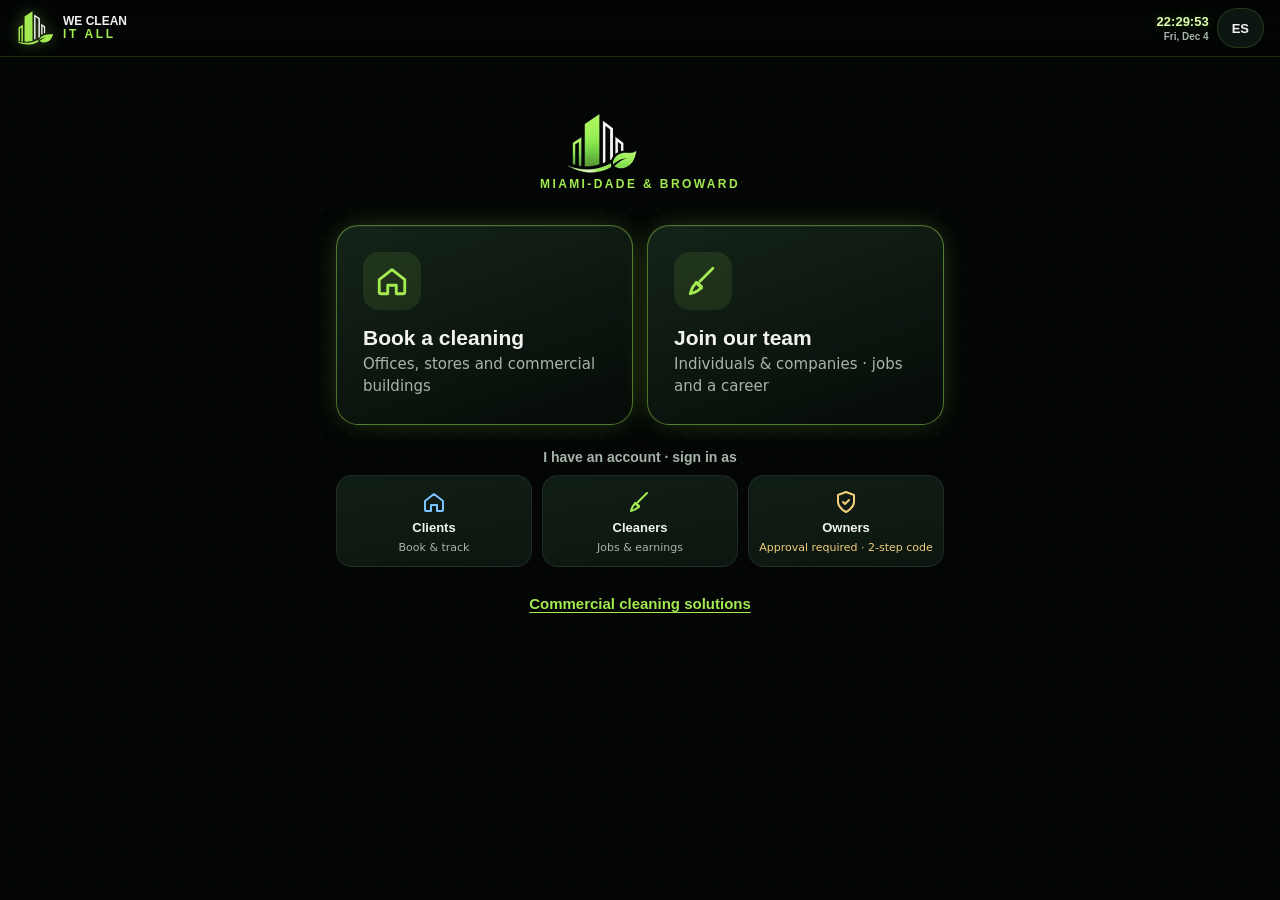
<file: index.html>
<!doctype html>
<html lang="en">
<head>
<meta charset="utf-8">
<meta name="viewport" content="width=device-width,initial-scale=1,viewport-fit=cover">
<meta http-equiv="Content-Security-Policy" content="default-src 'self'; script-src 'self'; style-src 'self' 'unsafe-inline' https://fonts.googleapis.com; font-src https://fonts.gstatic.com; img-src 'self' data: blob:; connect-src 'self' https://*.supabase.co https://*.radio-browser.info; media-src 'self' https:; frame-src 'none'; object-src 'none'; base-uri 'self'; form-action 'self'; upgrade-insecure-requests">
<meta name="referrer" content="strict-origin-when-cross-origin">
<title>We Clean It All | Professional Cleaning. Reliable Service.</title>
<meta name="description" content="Commercial Cleaning Services in Miami-Dade &amp; Broward. Call 954-320-9303 or visit wecleanitallfl.com.">
<link rel="canonical" href="https://www.wecleanitallfl.com/">
<meta name="theme-color" content="#030605">
<meta name="apple-mobile-web-app-capable" content="yes">
<meta name="apple-mobile-web-app-status-bar-style" content="black-translucent">
<meta name="apple-mobile-web-app-title" content="We Clean It All">
<meta property="og:type" content="website">
<meta property="og:url" content="https://www.wecleanitallfl.com/">
<meta property="og:site_name" content="We Clean It All Services">
<meta property="og:locale" content="en_US">
<meta property="og:title" content="We Clean It All | Professional Cleaning. Reliable Service.">
<meta property="og:description" content="Commercial Cleaning Services in Miami-Dade &amp; Broward. Call 954-320-9303.">
<meta property="og:image" content="https://www.wecleanitallfl.com/media/og-card.jpg">
<meta property="og:image:width" content="1200">
<meta property="og:image:height" content="630">
<meta property="og:image:alt" content="We Clean It All Services — Commercial Cleaning, Miami-Dade &amp; Broward — 954-320-9303">
<meta name="twitter:card" content="summary_large_image">
<meta name="twitter:title" content="We Clean It All | Professional Cleaning. Reliable Service.">
<meta name="twitter:description" content="Commercial Cleaning Services in Miami-Dade &amp; Broward. Call 954-320-9303.">
<meta name="twitter:image" content="https://www.wecleanitallfl.com/media/og-card.jpg">
<link rel="manifest" href="/app/manifest.webmanifest">
<link rel="icon" type="image/png" sizes="32x32" href="/media/icon-32.png">
<link rel="icon" type="image/svg+xml" href="/media/mark.svg">
<link rel="apple-touch-icon" href="/media/icon-180.png">
<link rel="preconnect" href="https://fonts.googleapis.com">
<link rel="preconnect" href="https://fonts.gstatic.com" crossorigin>
<link rel="stylesheet" href="https://fonts.googleapis.com/css2?family=Montserrat:wght@600;700;800&family=Source+Sans+3:wght@400;600&display=swap">
<link rel="stylesheet" href="/app/app.css?v=2026.11.2k">
<script type="application/ld+json">
{"@context":"https://schema.org","@type":"ProfessionalService","name":"We Clean It All Services","description":"Commercial cleaning services in Miami-Dade and Broward County, Florida.","telephone":"+1-954-320-9303","email":"wecleanitallfl@gmail.com","url":"https://www.wecleanitallfl.com","logo":"https://www.wecleanitallfl.com/media/icon-512.png","image":"https://www.wecleanitallfl.com/media/og-card.jpg","sameAs":["https://www.instagram.com/wecleanitallfl"],"areaServed":[{"@type":"AdministrativeArea","name":"Miami-Dade County, FL"},{"@type":"AdministrativeArea","name":"Broward County, FL"}]}
</script>
</head>
<body>
<div id="app" aria-live="polite"><div class="boot"><img src="/media/mark.svg" alt="We Clean It All" width="88" height="88"></div></div>
<noscript><div class="wrap"><h1>We Clean It All</h1><p>Commercial cleaning in Miami-Dade &amp; Broward. Call 954-320-9303 or email wecleanitallfl@gmail.com · <a href="/comercial/">Commercial cleaning</a></p><p>Turn on JavaScript to use the app.</p></div></noscript>
<script src="/app/config.js?v=2026.11.2k"></script>
<script src="/app/time.js?v=2026.11.2k"></script>
<script src="/app/i18n.js?v=2026.11.2k"></script>
<script src="/app/learn.js?v=2026.11.2k"></script>
<script src="/app/api.js?v=2026.11.2k"></script>
<script src="/marketplace/agents/orchestrator.js?v=2026.11.2k"></script>
<script src="/marketplace/agents/tools.js?v=2026.11.2k"></script>
<script src="/marketplace/agents/console.js?v=2026.11.2k"></script>
<script src="/app/owner.js?v=2026.11.2k"></script>
<script src="/app/dash.js?v=2026.11.2k"></script>
<script src="/app/app.js?v=2026.11.2k"></script>
</body>
</html>
</file>
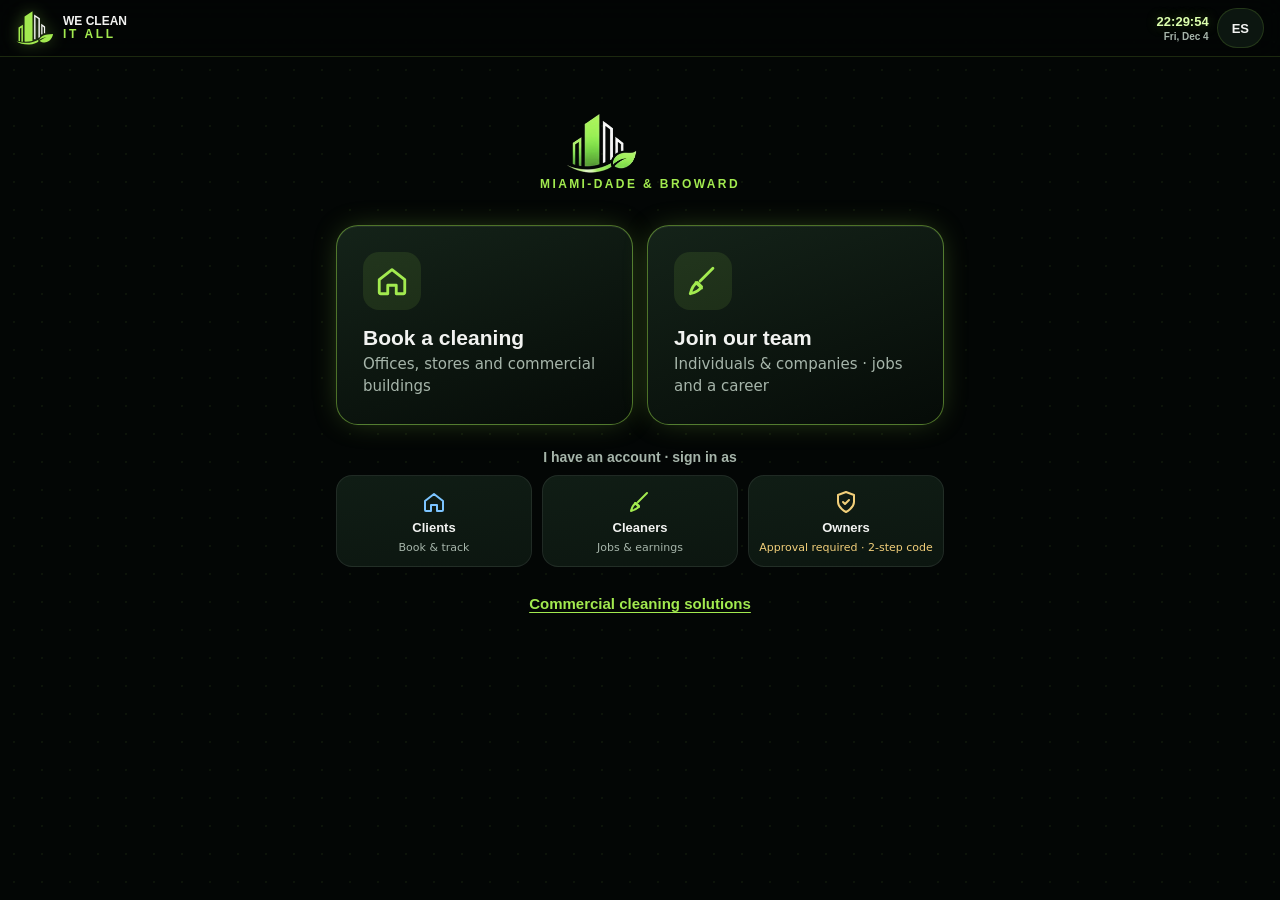
<file: app/index.html>
<!doctype html>
<html lang="es">
<head>
<meta charset="utf-8">
<meta name="viewport" content="width=device-width,initial-scale=1">
<meta http-equiv="Content-Security-Policy" content="default-src 'self'; script-src 'self'; style-src 'unsafe-inline'">
<meta name="robots" content="noindex">
<link rel="canonical" href="https://www.wecleanitallfl.com/">
<title>We Clean It All App</title>
<script src="/app/redirect.js"></script>
</head>
<body style="background:#030605;color:#f2f3f1;font-family:system-ui,sans-serif;text-align:center;padding:40px 16px">
<p>La app ahora está en <a style="color:#a2ea4f" href="/">www.wecleanitallfl.com</a></p>
</body>
</html>
</file>
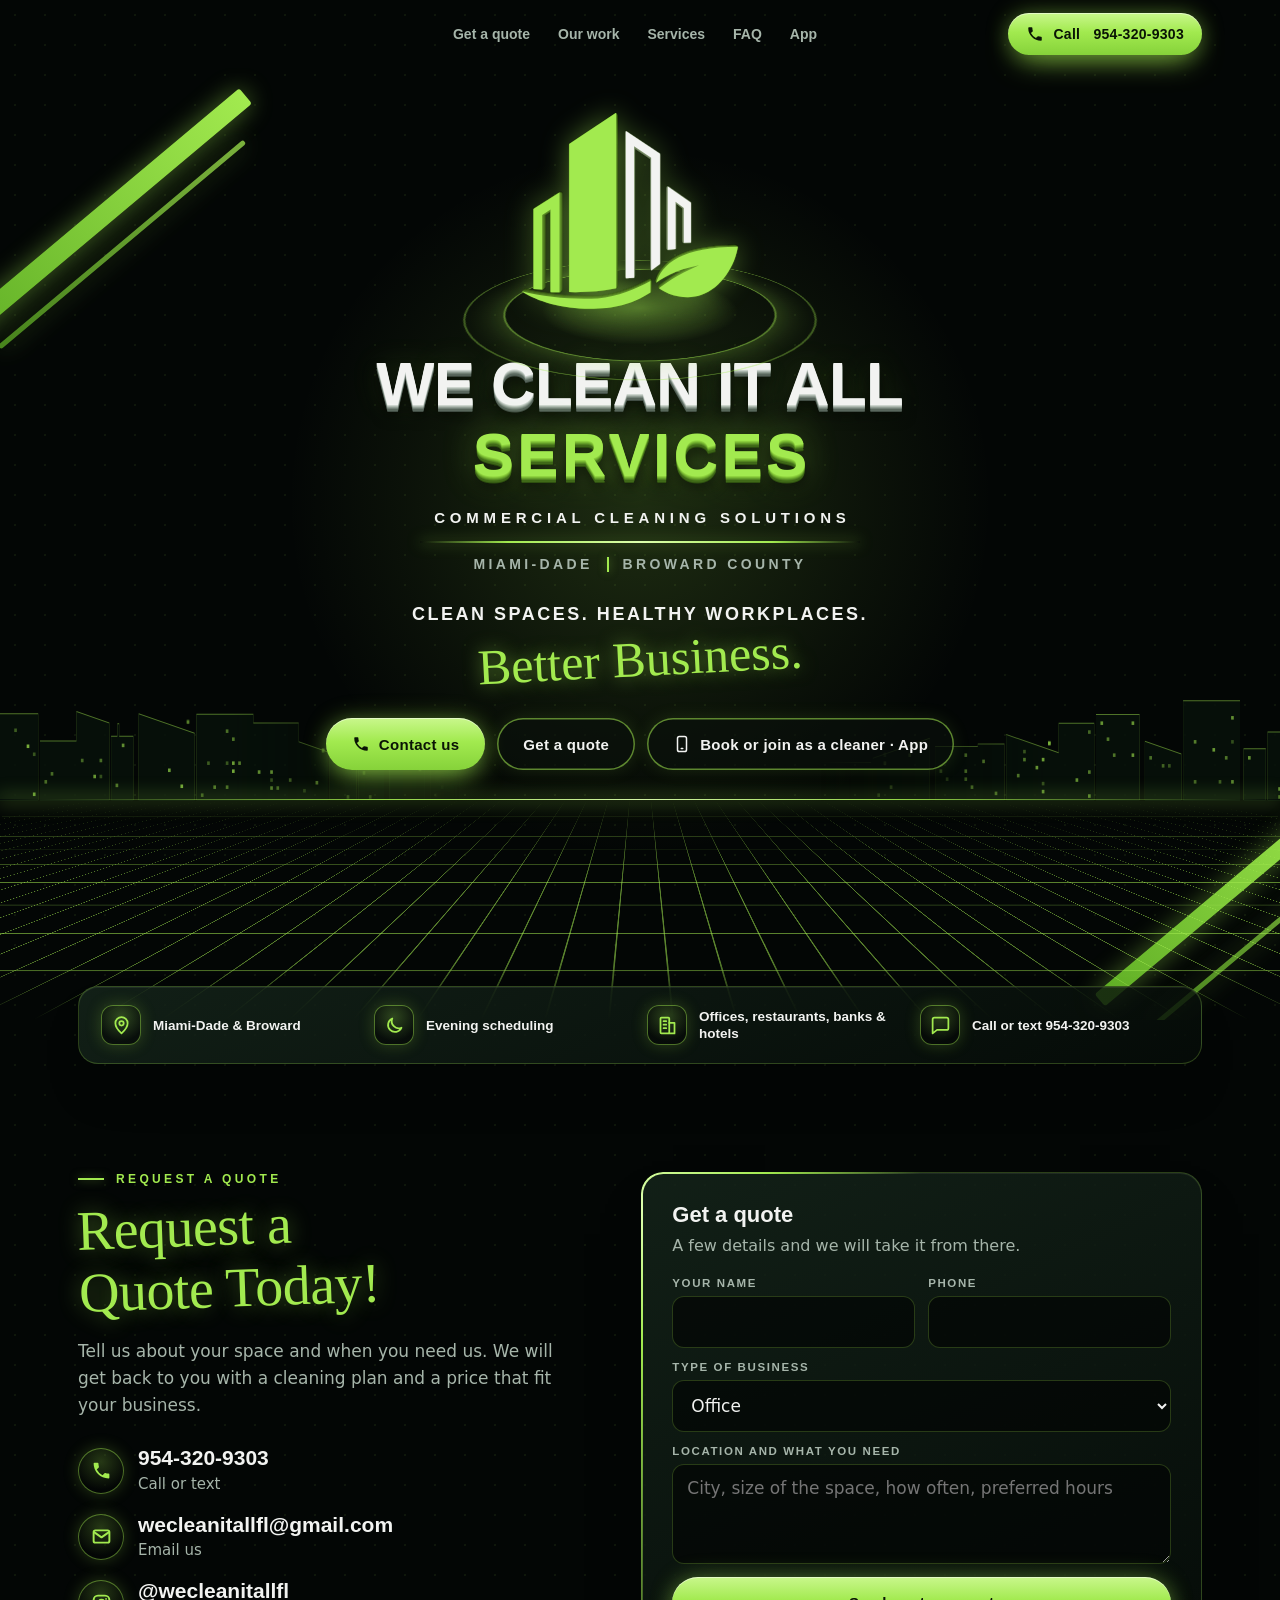
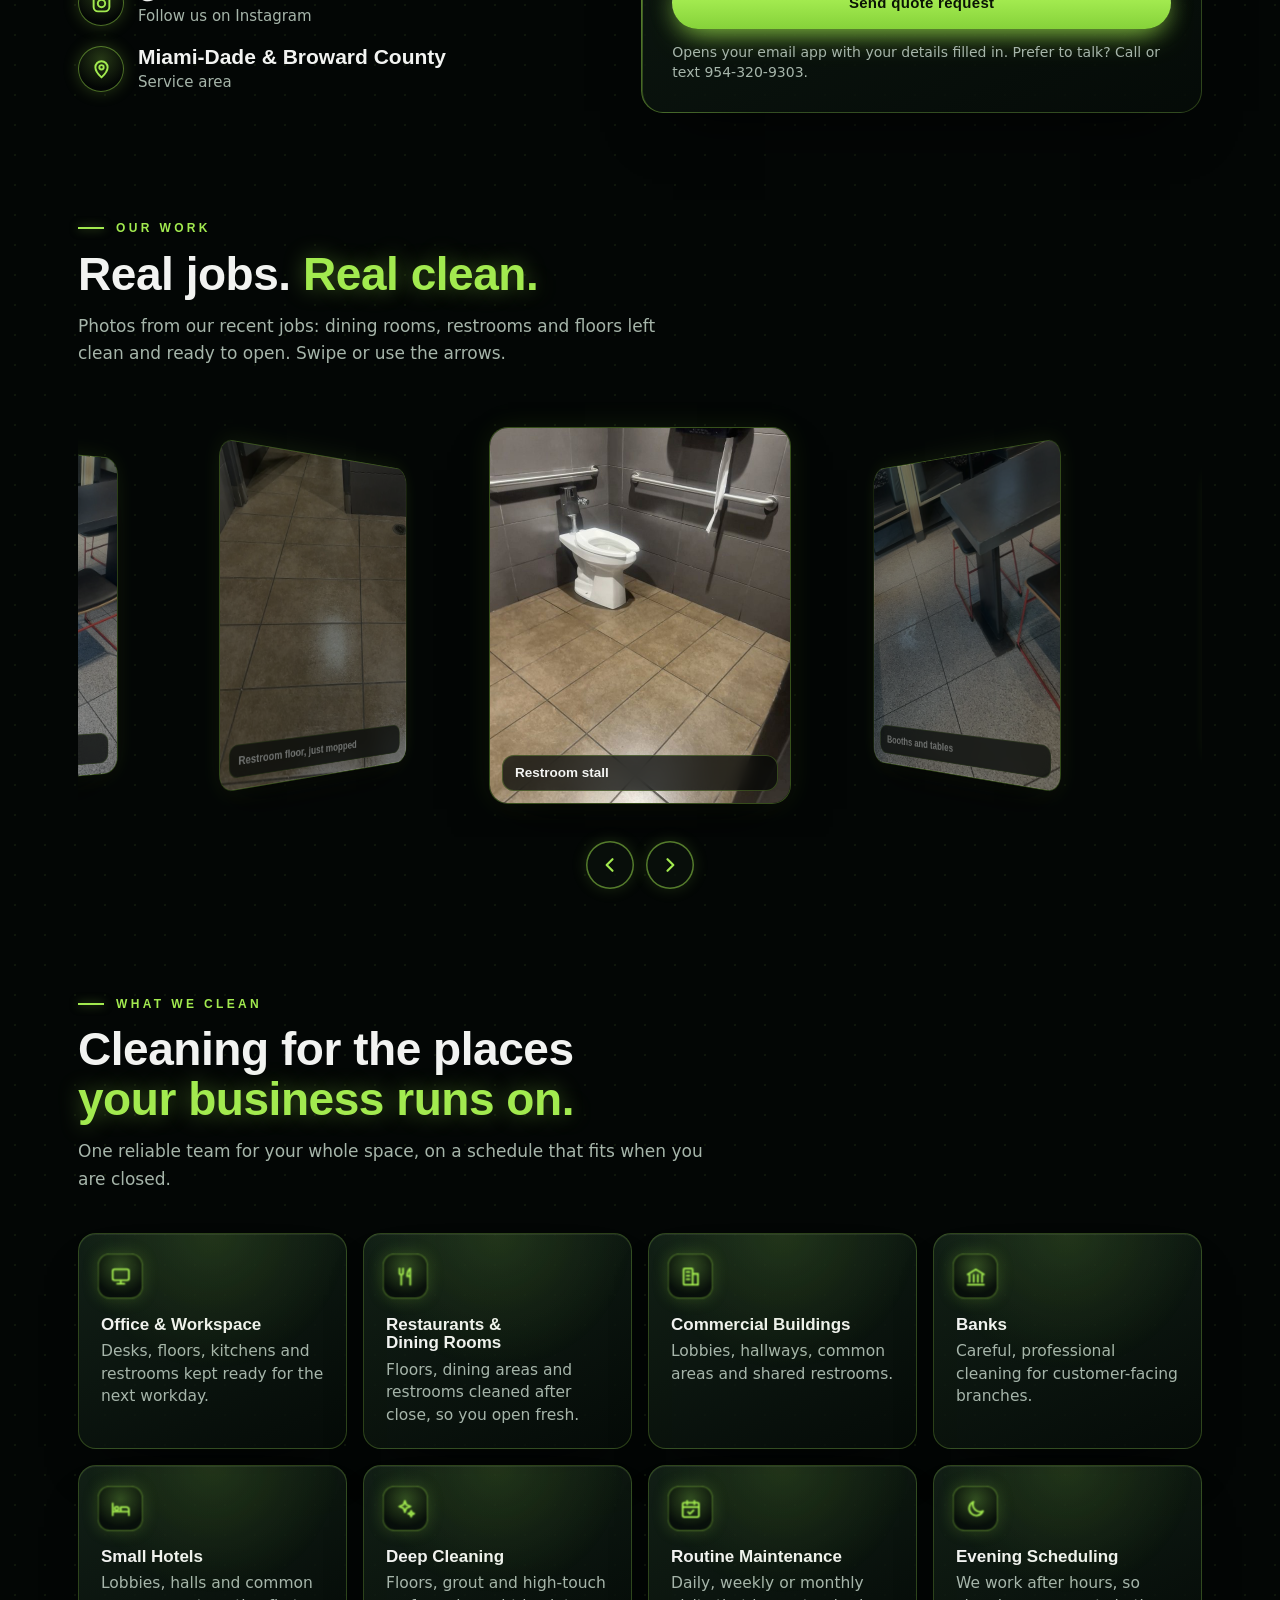
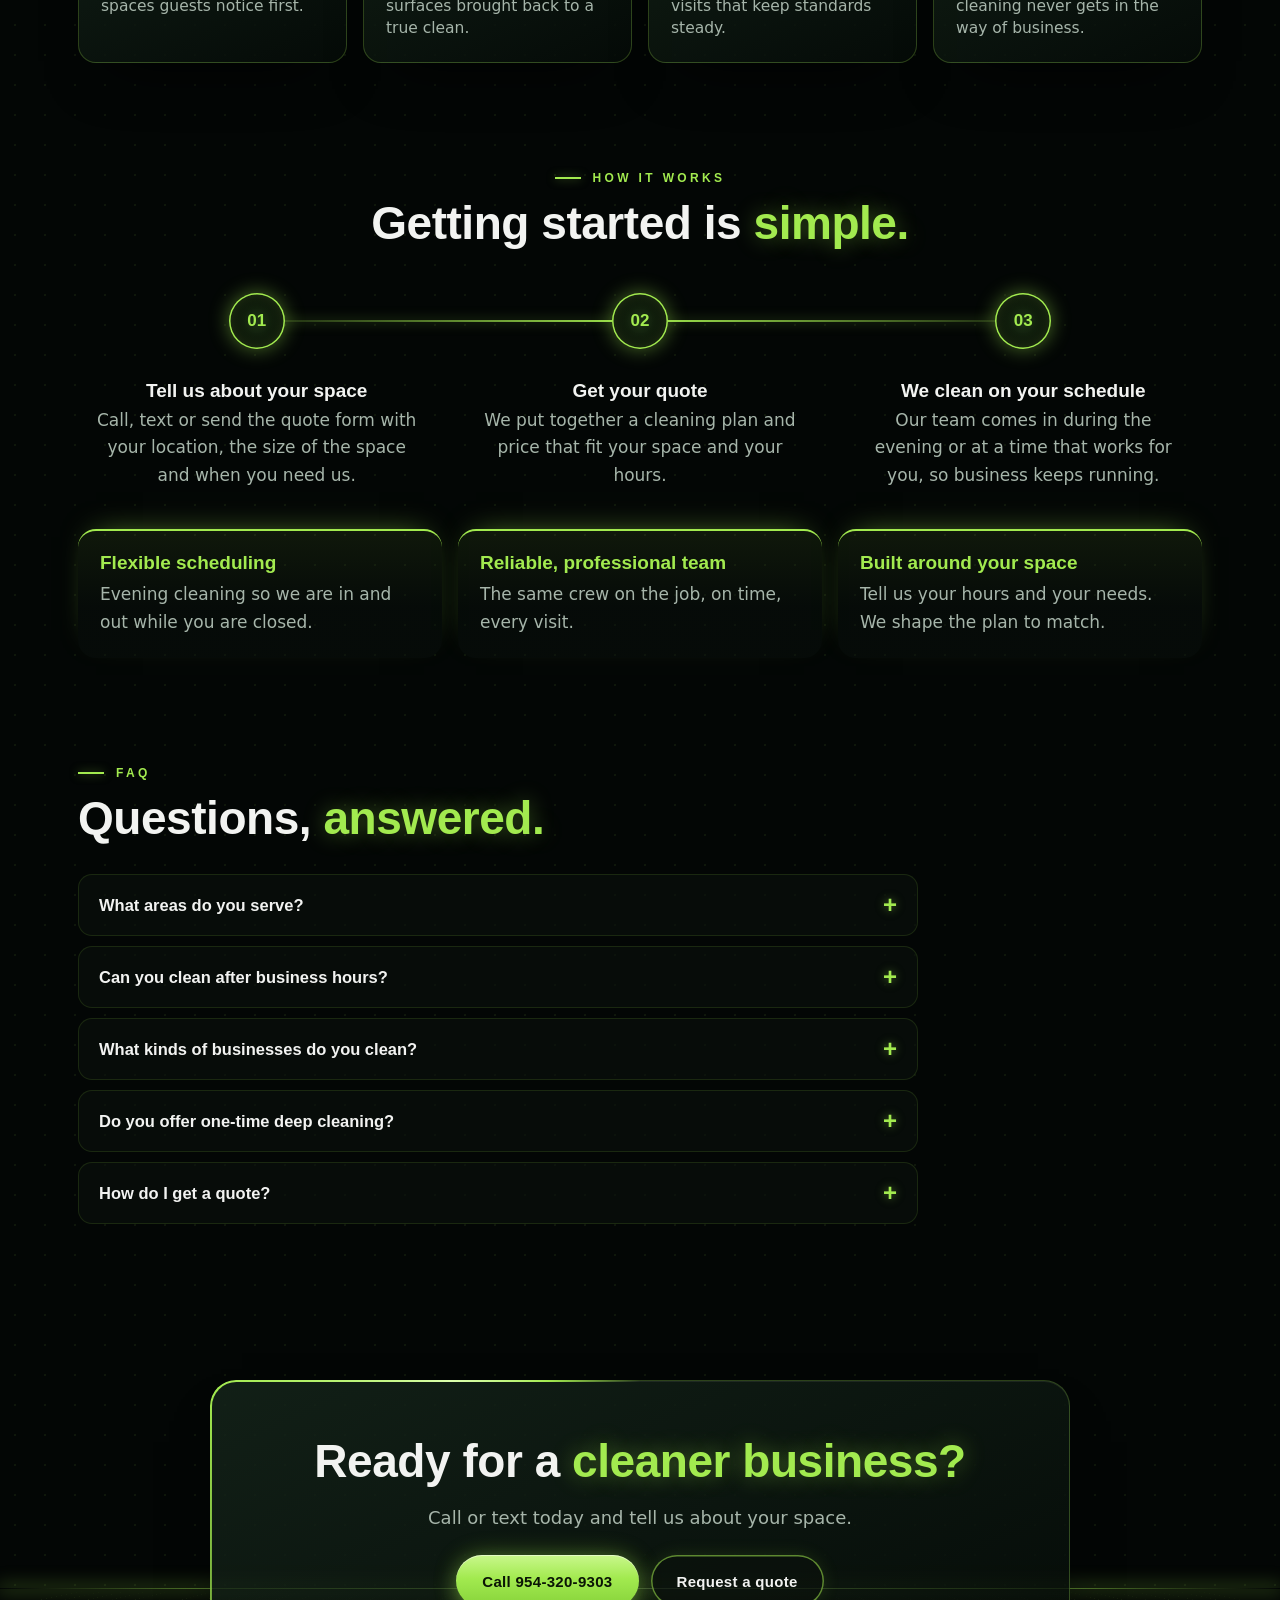
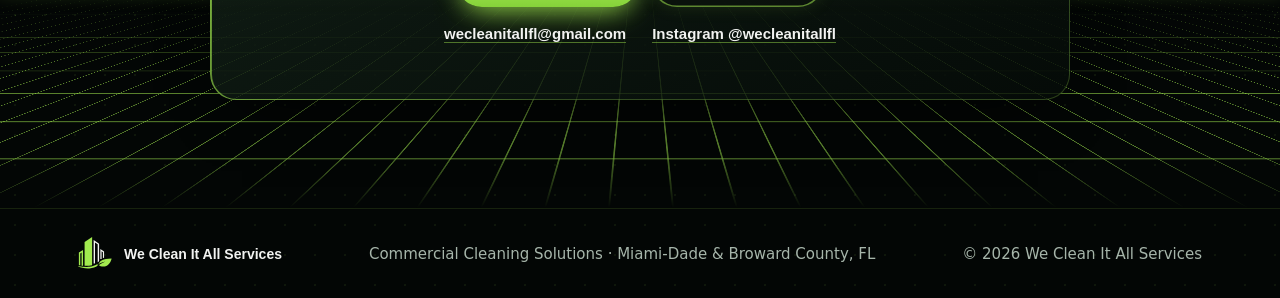
<file: comercial/index.html>
<!doctype html>
<html lang="en"><head><meta charset="utf-8"><meta name="viewport" content="width=device-width,initial-scale=1,viewport-fit=cover"><meta http-equiv="Content-Security-Policy" content="default-src 'self'; img-src 'self' data:; style-src 'self' 'unsafe-inline' https://fonts.googleapis.com; font-src https://fonts.gstatic.com; script-src 'self' 'unsafe-inline'; connect-src 'self'; base-uri 'self'; form-action 'self'; object-src 'none'; upgrade-insecure-requests"><meta name="referrer" content="strict-origin-when-cross-origin"></head><body>
<title>Commercial Cleaning in Miami-Dade &amp; Broward | We Clean It All Services</title>
<meta name="description" content="Commercial cleaning for offices, restaurants, banks, small hotels and commercial buildings in Miami-Dade and Broward County. Flexible evening scheduling. Request a quote on this page.">
<meta name="theme-color" content="#030605">
<link rel="canonical" href="https://www.wecleanitallfl.com/comercial/">
<link rel="icon" type="image/png" sizes="32x32" href="/media/icon-32.png">
<link rel="icon" type="image/svg+xml" href="/media/mark.svg">
<link rel="apple-touch-icon" href="/media/icon-180.png">
<meta property="og:type" content="website">
<meta property="og:url" content="https://www.wecleanitallfl.com/comercial/">
<meta property="og:title" content="We Clean It All Services | Commercial Cleaning in Miami-Dade & Broward">
<meta property="og:description" content="Offices, restaurants, banks, small hotels and commercial buildings. Flexible evening scheduling. Request a quote on this page.">
<meta property="og:image" content="https://www.wecleanitallfl.com/media/og-card.jpg">
<meta property="og:image:width" content="1200">
<meta property="og:image:height" content="630">
<meta name="twitter:card" content="summary_large_image">
<meta name="claude:viewport-fit-sides" content="cover">
<link rel="preconnect" href="https://fonts.googleapis.com">
<link rel="preconnect" href="https://fonts.gstatic.com" crossorigin>
<link rel="stylesheet" href="https://fonts.googleapis.com/css2?family=Kaushan+Script&family=Montserrat:wght@500;600;700;800;900&family=Source+Sans+3:wght@400;600&display=swap">
<script type="application/ld+json">
{"@context":"https://schema.org","@type":"ProfessionalService","name":"We Clean It All Services","description":"Commercial cleaning solutions in Miami-Dade and Broward County, Florida.","email":"wecleanitallfl@gmail.com","url":"https://www.wecleanitallfl.com","logo":"https://www.wecleanitallfl.com/media/icon-512.png","image":"https://www.wecleanitallfl.com/media/og-card.jpg","sameAs":["https://www.instagram.com/wecleanitallfl"],"areaServed":[{"@type":"AdministrativeArea","name":"Miami-Dade County, FL"},{"@type":"AdministrativeArea","name":"Broward County, FL"}]}
</script>
<script type="application/ld+json">
{"@context":"https://schema.org","@type":"FAQPage","mainEntity":[
{"@type":"Question","name":"What areas do you serve?","acceptedAnswer":{"@type":"Answer","text":"We serve businesses across Miami-Dade and Broward County."}},
{"@type":"Question","name":"Can you clean after business hours?","acceptedAnswer":{"@type":"Answer","text":"Yes. We offer flexible scheduling, including evenings, so cleaning never gets in the way of your business."}},
{"@type":"Question","name":"What kinds of businesses do you clean?","acceptedAnswer":{"@type":"Answer","text":"Offices and workspaces, restaurants and dining rooms, commercial buildings, banks and small hotels."}},
{"@type":"Question","name":"Do you offer one-time deep cleaning?","acceptedAnswer":{"@type":"Answer","text":"Yes. We do deep cleaning as well as routine maintenance on a daily, weekly or monthly schedule."}},
{"@type":"Question","name":"How do I get a quote?","acceptedAnswer":{"@type":"Answer","text":"Use the quote form, email wecleanitallfl@gmail.com, or send the quote form on this page."}}
]}
</script>
<style>
/* Layout: a night stage. The real logo is extruded in 3D and floats over a moving neon floor and a lit skyline;
   everything below sits on glass panels lit in the logo's lime. One action (call / quote) is always in reach. */
:root{
  --void:#030605;
  --deep:#08110b;
  --glass-a:rgba(22,38,27,.80);
  --glass-b:rgba(6,12,8,.80);
  --edge:rgba(162,234,79,.24);
  --edge-soft:rgba(162,234,79,.12);
  --lime:#a2ea4f;
  --lime-hot:#dcffad;
  --lime-deep:#5fae25;
  --leaf:#0a1405;
  --text:#f2f3f1;
  --muted:#a6b5aa;
  --faint:#738679;
  --glow:rgba(162,234,79,.5);
  --display:'Montserrat','Avenir Next','Segoe UI',Arial,sans-serif;
  --body:'Source Sans 3',system-ui,-apple-system,'Segoe UI',sans-serif;
  --script:'Kaushan Script','Brush Script MT',cursive;
  color-scheme:dark;
}
*{box-sizing:border-box}
html{scroll-behavior:smooth}
body{margin:0;background-color:var(--void);background-image:radial-gradient(rgba(162,234,79,.07) 1px,transparent 1.2px);background-size:30px 30px;color:var(--text);font:400 17px/1.6 var(--body);padding-bottom:84px}
img{max-width:100%;display:block}
a{color:inherit}
h1,h2,h3{font-family:var(--display);margin:0;line-height:1.08;text-wrap:balance}
p{margin:0}
.wrap{width:100%;max-width:1160px;margin:0 auto;padding-left:max(18px,env(safe-area-inset-left,0px));padding-right:max(18px,env(safe-area-inset-right,0px))}
:focus-visible{outline:3px solid var(--lime);outline-offset:3px}
[id]{scroll-margin-top:84px}
.sprite{position:absolute;width:0;height:0;overflow:hidden}
.sr{position:absolute;width:1px;height:1px;overflow:hidden;clip:rect(0 0 0 0);white-space:nowrap}

/* header */
.top{position:sticky;top:env(safe-area-inset-top,0px);z-index:40;background:rgba(3,6,5,.78);-webkit-backdrop-filter:blur(14px) saturate(1.3);backdrop-filter:blur(14px) saturate(1.3);border-bottom:1px solid var(--edge-soft);transition:background .35s,border-color .35s}
body::before{content:"";position:fixed;inset:0 0 auto;height:env(safe-area-inset-top,0px);z-index:50;background:var(--void)}
.bar{display:flex;align-items:center;justify-content:space-between;gap:14px;padding-block:10px}
.brand{display:flex;align-items:center;gap:10px;text-decoration:none;min-width:0;transition:opacity .35s,transform .35s}
.brand-mark{width:46px;height:auto;flex:none;filter:drop-shadow(0 0 8px rgba(162,234,79,.35))}
.wm{font:800 13px/1.1 var(--display);text-transform:uppercase;white-space:nowrap}
.wm b{display:block;color:var(--lime);letter-spacing:.22em;font-weight:800}
.js .top.brand-off{background:rgba(3,6,5,0);border-color:transparent;-webkit-backdrop-filter:none;backdrop-filter:none}
.js .top.brand-off .brand{opacity:0;transform:translateY(-6px);pointer-events:none}
nav{display:none;gap:28px;font:600 14px var(--display)}
nav a{text-decoration:none;color:var(--muted);transition:color .2s}
nav a:hover{color:var(--lime)}
.long{display:none}

/* buttons */
.btn{display:inline-flex;align-items:center;justify-content:center;gap:9px;min-height:52px;padding:0 26px;border-radius:999px;font:700 15px/1 var(--display);letter-spacing:.02em;text-decoration:none;cursor:pointer;border:0;transition:transform .2s,box-shadow .2s,background .2s}
.btn svg{width:18px;height:18px;flex:none}
.btn:hover{transform:translateY(-2px)}
.btn.solid{background:linear-gradient(180deg,#c9f78c 0%,var(--lime) 45%,#86d23a 100%);color:var(--leaf);box-shadow:inset 0 1px 0 rgba(255,255,255,.5),0 12px 30px -10px rgba(162,234,79,.8),0 0 22px rgba(162,234,79,.35)}
.btn.solid:hover{box-shadow:inset 0 1px 0 rgba(255,255,255,.5),0 16px 36px -10px rgba(162,234,79,.9),0 0 34px rgba(162,234,79,.5)}
.btn.ghost{background:rgba(10,18,13,.6);color:var(--text);box-shadow:inset 0 0 0 1.5px rgba(162,234,79,.55),0 0 18px rgba(162,234,79,.12)}
.btn.ghost:hover{background:rgba(162,234,79,.12)}
.btn.small{min-height:42px;padding:0 18px;font-size:14px}

/* hero stage */
.hero{position:relative;overflow:hidden;isolation:isolate;--floor-h:clamp(118px,19vw,220px)}
.hero-bg{position:absolute;inset:0;z-index:-1;pointer-events:none}
.aura{position:absolute;left:50%;top:-6%;width:min(980px,150vw);aspect-ratio:1;transform:translateX(-50%);background:radial-gradient(closest-side,rgba(162,234,79,.17),rgba(162,234,79,.05) 48%,transparent 72%)}
.beam{position:absolute;height:16px;width:300px;border-radius:3px;background:linear-gradient(90deg,var(--lime-deep),var(--lime));box-shadow:0 0 24px rgba(162,234,79,.45);transform:rotate(-40deg)}
.beam.thin{height:5px;opacity:.75}
.beam.b1{left:-110px;top:100px;width:200px;height:12px}
.beam.b2{left:-110px;top:136px;width:170px}
.beam.b3,.beam.b4{display:none}
.skyline{position:absolute;left:0;bottom:calc(var(--floor-h) - 1px);width:100%;height:clamp(50px,8vw,104px);opacity:.8;filter:drop-shadow(0 -1px 0 rgba(162,234,79,.6));-webkit-mask-image:linear-gradient(90deg,#000 0,#000 18%,transparent 36%,transparent 64%,#000 82%,#000 100%);mask-image:linear-gradient(90deg,#000 0,#000 18%,transparent 36%,transparent 64%,#000 82%,#000 100%)}
.sky-b{fill:#07120a}
.sky-w{fill:var(--lime)}
.horizon{position:absolute;left:0;right:0;bottom:var(--floor-h);height:1px;background:linear-gradient(90deg,transparent,rgba(162,234,79,.9) 30%,rgba(220,255,173,.95) 50%,rgba(162,234,79,.9) 70%,transparent);box-shadow:0 0 18px 3px rgba(162,234,79,.35)}
.floor{position:absolute;left:0;right:0;bottom:0;height:var(--floor-h);overflow:hidden;perspective:340px;perspective-origin:50% 0;-webkit-mask-image:linear-gradient(to bottom,transparent 0,#000 38%,#000 72%,transparent 100%);mask-image:linear-gradient(to bottom,transparent 0,#000 38%,#000 72%,transparent 100%)}
.plane{position:absolute;left:-80%;right:-80%;bottom:0;height:340%;transform-origin:50% 100%;transform:rotateX(72deg) translateY(0);background-image:linear-gradient(rgba(162,234,79,.55) 2px,transparent 2px),linear-gradient(90deg,rgba(162,234,79,.55) 2px,transparent 2px);background-size:64px 64px;background-position:center bottom;animation:floor 2.8s linear infinite;will-change:transform}
@keyframes floor{to{transform:rotateX(72deg) translateY(64px)}}
.motes i{position:absolute;bottom:4%;left:var(--x);width:var(--s);height:var(--s);border-radius:50%;background:var(--lime-hot);box-shadow:0 0 8px 2px rgba(162,234,79,.55);opacity:0;animation:rise var(--d) linear var(--t) infinite}
@keyframes rise{0%{transform:translateY(0);opacity:0}12%{opacity:.85}100%{transform:translateY(-520px);opacity:0}}

.hero-inner{display:flex;flex-direction:column;align-items:center;text-align:center;padding-top:clamp(24px,4vw,44px);padding-bottom:calc(var(--floor-h) + clamp(18px,3vw,30px))}

/* the 3D logo: stacked copies of the vector mark make a solid extrusion */
.logo3d{position:relative;width:var(--mw);--mw:clamp(150px,min(40vw,25vh),228px);--step:calc(var(--mw) * .0068);perspective:820px;perspective-origin:50% 45%}
.logo3d .rig,.logo3d .bob,.logo3d .spin{transform-style:preserve-3d}
.logo3d .rig{transform:rotateX(var(--tilt-x,0deg)) rotateY(var(--tilt-y,0deg));transition:transform .6s cubic-bezier(.2,.7,.2,1)}
.logo3d .bob{animation:bob 6.5s ease-in-out infinite}
.logo3d .spin{position:relative;width:100%;aspect-ratio:190/172;animation:yaw 11s ease-in-out infinite alternate;will-change:transform}
@keyframes yaw{from{transform:rotateY(-28deg) rotateX(7deg)}to{transform:rotateY(28deg) rotateX(3deg)}}
@keyframes bob{0%,100%{transform:translateY(0)}50%{transform:translateY(-9px)}}
.slab{position:absolute;inset:0;width:100%;height:100%;overflow:visible;transform:translateZ(calc(var(--i) * var(--step) * -1));--mk-lime:hsl(88 58% calc(33% - var(--i) * 1.15%));--mk-white:hsl(100 5% calc(52% - var(--i) * 1.7%))}
.slab.face{--mk-lime:var(--lime);--mk-white:var(--text);filter:drop-shadow(0 0 14px rgba(162,234,79,.45))}
.sheen{position:absolute;inset:0;transform:translateZ(.6px);-webkit-mask:url(/media/mark.svg) center/100% 100% no-repeat;mask:url(/media/mark.svg) center/100% 100% no-repeat;background:linear-gradient(105deg,transparent 40%,rgba(255,255,255,.55) 50%,transparent 60%) no-repeat;background-size:260% 100%;background-position:120% 0;animation:sheen 6s ease-in-out 1.2s infinite}
@keyframes sheen{0%,55%{background-position:120% 0}100%{background-position:-30% 0}}
.pad{position:absolute;left:50%;top:calc(var(--mw) * .87);width:calc(var(--mw) * 1.2);height:calc(var(--mw) * 1.2);margin:calc(var(--mw) * -.6) 0 0 calc(var(--mw) * -.6);border-radius:50%;transform:rotateX(78deg);background:radial-gradient(closest-side,rgba(162,234,79,.42),rgba(162,234,79,.12) 55%,transparent 72%);box-shadow:inset 0 0 0 2px rgba(162,234,79,.5),0 0 40px rgba(162,234,79,.35)}
.pad::after{content:"";position:absolute;inset:-14%;border-radius:50%;box-shadow:inset 0 0 0 2px rgba(162,234,79,.35);animation:ring 3.2s ease-out infinite}
@keyframes ring{0%{transform:scale(.72);opacity:.9}100%{transform:scale(1.12);opacity:0}}

.wordmark{margin-top:clamp(24px,3.6vw,38px);font:800 clamp(30px,min(6.4vw,6.8vh),62px)/1 var(--display);text-transform:uppercase}
.wordmark .w1{display:block;color:var(--text);letter-spacing:-.005em;text-shadow:0 .018em 0 #cdd5ce,0 .036em 0 #aeb9b0,0 .054em 0 #909d93,0 .072em 0 #748278,0 .09em 0 #59675d,0 .108em 0 #414d44,0 .16em .22em rgba(0,0,0,.75),0 0 .5em rgba(162,234,79,.16)}
.wordmark .w2{display:block;margin-top:.16em;color:var(--lime);letter-spacing:.06em;margin-right:-.06em;text-shadow:0 .018em 0 #8fd23f,0 .036em 0 #7aba33,0 .054em 0 #66a02a,0 .072em 0 #538521,0 .09em 0 #406a18,0 .108em 0 #2e5010,0 .16em .22em rgba(0,0,0,.75),0 0 .55em rgba(162,234,79,.45)}
.brandline{margin-top:clamp(16px,2.4vw,22px);font:700 clamp(10.5px,1.5vw,15px)/1.3 var(--display);letter-spacing:.32em;margin-right:-.32em;text-transform:uppercase;color:var(--text)}
.rule{display:block;width:min(86vw,440px);height:2px;margin:14px auto 0;background:linear-gradient(90deg,transparent,var(--lime) 20%,var(--lime-hot) 50%,var(--lime) 80%,transparent);box-shadow:0 0 14px rgba(162,234,79,.55)}
.areas{margin-top:12px;display:flex;align-items:center;justify-content:center;gap:14px;font:700 clamp(10.5px,1.4vw,14px)/1.3 var(--display);letter-spacing:.24em;text-transform:uppercase;color:var(--muted)}
.areas i{width:2px;height:15px;background:var(--lime);box-shadow:0 0 8px var(--glow)}
.tagline{margin-top:clamp(20px,3vw,28px);font:700 clamp(13px,1.9vw,18px)/1.4 var(--display);letter-spacing:.14em;text-transform:uppercase;color:var(--text)}
.tagline .script{display:block;margin-top:4px;font:400 clamp(32px,5vw,50px)/1.15 var(--script);letter-spacing:0;text-transform:none;color:var(--lime);text-shadow:0 0 18px rgba(162,234,79,.55);transform:rotate(-3deg)}
.cta{display:flex;flex-direction:column;align-items:stretch;gap:12px;width:min(100%,330px);margin-top:clamp(20px,3vw,30px)}

/* glass and holographic edges */
.glass{background:linear-gradient(155deg,var(--glass-a),var(--glass-b));border:1px solid var(--edge);border-radius:20px;box-shadow:inset 0 1px 0 rgba(255,255,255,.07),0 30px 60px -32px rgba(0,0,0,.95)}
.holo{position:relative}
.holo::before{content:"";position:absolute;inset:-1px;border-radius:inherit;padding:1.5px;background:conic-gradient(from var(--a,0deg),rgba(162,234,79,0) 0deg,rgba(162,234,79,0) 210deg,var(--lime) 290deg,var(--lime-hot) 310deg,var(--lime) 330deg,rgba(162,234,79,0) 360deg);-webkit-mask:linear-gradient(#000 0 0) content-box,linear-gradient(#000 0 0);-webkit-mask-composite:xor;mask-composite:exclude;animation:orbit 7s linear infinite;pointer-events:none}
@property --a{syntax:'<angle>';inherits:false;initial-value:0deg}
@keyframes orbit{to{--a:360deg}}

/* status strip */
.hud{position:relative;z-index:2;margin-top:-34px}
.hud ul{list-style:none;margin:0;padding:16px;display:grid;grid-template-columns:repeat(2,minmax(0,1fr));gap:14px}
.hud li{display:flex;align-items:center;gap:12px;font:600 13.5px/1.3 var(--display);min-width:0}
.hud li.wide{grid-column:1 / -1}
.hud a{text-decoration:none}
.ring{flex:none;width:40px;height:40px;border-radius:12px;display:grid;place-items:center;background:radial-gradient(circle at 50% 30%,rgba(162,234,79,.22),rgba(3,6,5,.6) 70%);box-shadow:inset 0 0 0 1px rgba(162,234,79,.45),0 0 16px rgba(162,234,79,.22)}
.ring svg{width:21px;height:21px}
.nowrap{white-space:nowrap}

/* sections */
section{padding-block:clamp(60px,9vw,108px)}
.head{display:grid;gap:14px;max-width:720px}
.head.center{margin-inline:auto;text-align:center;justify-items:center}
.eyebrow{display:inline-flex;align-items:center;gap:12px;font:700 12px/1.2 var(--display);letter-spacing:.28em;text-transform:uppercase;color:var(--lime)}
.eyebrow::before{content:"";width:26px;height:2px;background:var(--lime);box-shadow:0 0 10px var(--glow)}
h2{font-size:clamp(28px,5vw,46px);font-weight:800;letter-spacing:-.01em}
h2 em{font-style:normal;color:var(--lime);text-shadow:0 0 22px rgba(162,234,79,.4)}
.sub{color:var(--muted);max-width:58ch}

/* quote */
.quote-grid{display:grid;gap:34px;align-items:start}
.h-script{font:400 clamp(36px,6vw,56px)/1.1 var(--script);color:var(--lime);text-shadow:0 0 22px rgba(162,234,79,.45);transform:rotate(-2deg);transform-origin:left center}
.reach{list-style:none;margin:26px 0 0;padding:0;display:grid;gap:16px}
.reach a,.reach span.row{display:flex;align-items:center;gap:14px;text-decoration:none;min-width:0}
.reach strong{display:block;font:700 clamp(17px,2.6vw,21px)/1.25 var(--display);overflow-wrap:anywhere}
.reach small{display:block;font-size:15px;color:var(--muted)}
.reach a:hover strong{color:var(--lime)}
.reach .ring{width:46px;height:46px;border-radius:50%}
.form-card{padding:clamp(20px,3vw,30px);border-radius:22px}
.form-card h3{font-size:22px;font-weight:800}
.form-card .note-top{margin-top:6px;color:var(--muted);font-size:16px}
form{display:grid;gap:13px;margin-top:18px}
.row2{display:grid;gap:13px}
label{display:grid;gap:7px;font:700 11.5px var(--display);letter-spacing:.14em;text-transform:uppercase;color:var(--muted)}
input,select,textarea{width:100%;min-height:52px;background:rgba(3,6,5,.72);color:var(--text);border:1px solid rgba(162,234,79,.22);border-radius:12px;padding:13px 14px;font:400 17px var(--body);transition:border-color .2s,box-shadow .2s}
textarea{min-height:100px;resize:vertical}
input:focus,select:focus,textarea:focus{outline:none;border-color:var(--lime);box-shadow:0 0 0 3px rgba(162,234,79,.22),0 0 20px rgba(162,234,79,.2)}
form .btn{width:100%}
.fine{font-size:14px;color:var(--muted);line-height:1.45}

/* 3D photo flow */
.flow{position:relative;margin-top:34px}
.flow-track{display:flex;gap:18px;overflow-x:auto;scroll-snap-type:x mandatory;padding:26px calc(50% - var(--cw) / 2) 34px;--cw:min(63vw,300px);scrollbar-width:none;-webkit-overflow-scrolling:touch}
.flow-track::-webkit-scrollbar{display:none}
.card3d{position:relative;flex:0 0 var(--cw);margin:0;scroll-snap-align:center;border-radius:18px;transform:perspective(900px) translateZ(var(--fz,0px)) rotateY(var(--fy,0deg)) scale(var(--fs,1));transition:transform .18s ease-out}
.card3d img{width:100%;height:auto;aspect-ratio:4/5;object-fit:cover;border-radius:18px;box-shadow:0 0 0 1px rgba(162,234,79,.3),0 24px 50px -18px rgba(0,0,0,.95),0 0 30px rgba(162,234,79,.1)}
.card3d::after{content:"";position:absolute;inset:0;border-radius:18px;background:var(--void);opacity:calc(var(--fd,0) * .55);pointer-events:none;transition:opacity .18s}
.card3d figcaption{position:absolute;left:12px;right:12px;bottom:12px;padding:9px 13px;border-radius:12px;background:rgba(3,6,5,.72);-webkit-backdrop-filter:blur(8px);backdrop-filter:blur(8px);box-shadow:inset 0 0 0 1px rgba(162,234,79,.25);font:600 13.5px/1.3 var(--display)}
.flow-ctrl{display:flex;justify-content:center;gap:12px;margin-top:4px}
.flow-btn{width:48px;height:48px;border-radius:50%;border:0;cursor:pointer;color:var(--lime);background:rgba(10,18,13,.7);box-shadow:inset 0 0 0 1.5px rgba(162,234,79,.5),0 0 16px rgba(162,234,79,.15);display:grid;place-items:center;transition:background .2s}
.flow-btn:hover{background:rgba(162,234,79,.15)}
.flow-btn svg{width:20px;height:20px}

/* services */
.services{list-style:none;margin:40px 0 0;padding:0;display:grid;grid-template-columns:repeat(auto-fit,minmax(250px,1fr));gap:16px}
.tile{position:relative;padding:22px;border-radius:18px;transform:perspective(800px) rotateX(var(--rx,0deg)) rotateY(var(--ry,0deg));transform-style:preserve-3d;transition:transform .35s cubic-bezier(.2,.7,.2,1),border-color .3s}
.tile::after{content:"";position:absolute;inset:0;border-radius:inherit;background:radial-gradient(circle at var(--mx,50%) var(--my,0%),rgba(162,234,79,.16),transparent 55%);opacity:.8;pointer-events:none}
.tile:hover{border-color:rgba(162,234,79,.5)}
.tile{display:grid;grid-template-columns:44px 1fr;column-gap:14px;align-items:start;padding:18px}
.tile .ring{grid-row:span 2;width:44px;height:44px;transform:translateZ(24px)}
.tile h3{font-size:17px;font-weight:700;margin-top:2px}
.tile p{margin-top:4px;color:var(--muted);font-size:15.5px;line-height:1.45}

/* steps */
.steps{list-style:none;margin:44px 0 0;padding:0;display:grid;gap:22px;position:relative}
.steps::before{content:"";position:absolute;left:27px;top:30px;bottom:30px;width:2px;background:linear-gradient(var(--lime),rgba(162,234,79,.12));box-shadow:0 0 12px var(--glow)}
.step{display:grid;grid-template-columns:56px 1fr;gap:18px;align-items:start;position:relative}
.node{position:relative;z-index:1;width:56px;height:56px;border-radius:50%;display:grid;place-items:center;font:800 17px/1 var(--display);color:var(--lime);background:radial-gradient(circle,#1d3314,#050a06 72%);box-shadow:inset 0 0 0 1.5px var(--lime),0 0 20px rgba(162,234,79,.45),inset 0 0 14px rgba(162,234,79,.25)}
.step h3{font-size:19px;font-weight:700;margin-top:14px}
.step p{margin-top:6px;color:var(--muted)}

.why{display:grid;grid-template-columns:repeat(auto-fit,minmax(230px,1fr));gap:16px;margin-top:40px}
.why div{padding:22px;border-radius:18px;border-top:2px solid var(--lime);background:linear-gradient(180deg,rgba(162,234,79,.08),rgba(10,18,13,.4) 60%);box-shadow:0 -10px 30px -18px rgba(162,234,79,.6)}
.why h3{font-size:19px;color:var(--lime)}
.why p{margin-top:8px;color:var(--muted)}

/* faq */
.faq{margin-top:30px;max-width:840px;display:grid;gap:10px}
.faq details{border:1px solid var(--edge-soft);border-radius:14px;background:rgba(10,18,13,.6);transition:border-color .25s,box-shadow .25s}
.faq details[open]{border-color:rgba(162,234,79,.45);box-shadow:0 0 24px rgba(162,234,79,.1)}
.faq summary{list-style:none;cursor:pointer;display:flex;justify-content:space-between;align-items:center;gap:16px;padding:18px 20px;font:700 16.5px/1.35 var(--display)}
.faq summary::-webkit-details-marker{display:none}
.faq summary::after{content:"+";font:700 24px/1 var(--display);color:var(--lime);flex:none;text-shadow:0 0 10px var(--glow)}
.faq details[open] summary::after{content:"\2212"}
.faq p{padding:0 20px 18px;color:var(--muted);max-width:65ch}

/* closing */
.final{position:relative;overflow:hidden;isolation:isolate;--floor-h:46%;padding-top:clamp(24px,4vw,48px)}
.final .floor{z-index:-1}
.final .horizon{z-index:-1}
.final-panel{max-width:860px;margin-inline:auto;padding:clamp(28px,5vw,56px);border-radius:26px;text-align:center;display:grid;gap:18px;justify-items:center}
.final-panel p{color:var(--muted);font-size:18px}
.links{display:flex;flex-wrap:wrap;justify-content:center;gap:10px 26px;font:600 15px var(--display)}
.links a{text-decoration:none;color:var(--text);border-bottom:1px solid rgba(162,234,79,.45);overflow-wrap:anywhere}
.links a:hover{color:var(--lime)}

footer{border-top:1px solid var(--edge-soft);padding-block:28px;color:var(--muted);font-size:15px}
footer .row{display:flex;flex-wrap:wrap;gap:14px 28px;justify-content:space-between;align-items:center}
.foot-brand{display:flex;align-items:center;gap:10px;color:var(--text);font:700 14px var(--display)}
.foot-brand svg{width:36px;height:auto}

/* tap-to-call bar for phones */
.dock{position:fixed;left:0;right:0;bottom:0;z-index:45;display:flex;gap:10px;padding:10px max(14px,env(safe-area-inset-right,0px)) calc(10px + env(safe-area-inset-bottom,0px)) max(14px,env(safe-area-inset-left,0px));background:rgba(3,6,5,.86);-webkit-backdrop-filter:blur(14px);backdrop-filter:blur(14px);border-top:1px solid var(--edge-soft)}
.dock .btn{flex:1;min-height:50px}
.js .dock{transform:translateY(115%);transition:transform .35s cubic-bezier(.2,.7,.2,1)}
.js.dock-on .dock{transform:none}

.hero.is-off *,.final.is-off *{animation-play-state:paused}

@media (min-width:760px){
  nav{display:flex}
  body{padding-bottom:0}
  .dock{display:none}
  .brand-mark{width:52px}
  .wm{font-size:14px}
  .long{display:inline}
  .hud ul{grid-template-columns:repeat(4,minmax(0,1fr));padding:18px 22px}
  .hud li.wide{grid-column:auto}
  .row2{grid-template-columns:1fr 1fr}
  .quote-grid{grid-template-columns:.95fr 1.05fr;gap:56px}
  .steps{grid-template-columns:repeat(3,minmax(0,1fr));gap:26px}
  .steps::before{left:16.66%;right:16.66%;top:27px;bottom:auto;width:auto;height:2px;background:linear-gradient(90deg,rgba(162,234,79,.15),var(--lime),rgba(162,234,79,.15))}
  .step{grid-template-columns:1fr;justify-items:center;text-align:center}
  .step p{max-width:30ch}
  .beam.b1{left:-90px;top:140px;width:380px;height:20px}
  .beam.b2{left:-38px;top:174px;width:320px}
  .beam.b3{display:block;right:-120px;bottom:calc(var(--floor-h) * .55);width:340px}
  .beam.b4{display:block;right:-120px;bottom:calc(var(--floor-h) * .55 - 40px);width:280px}
  .cta{flex-direction:row;justify-content:center;width:auto}
  .tile{display:block;padding:22px}
  .tile h3{margin-top:16px}
  .tile p{margin-top:6px}
}
@media (prefers-reduced-motion:reduce){
  html{scroll-behavior:auto}
  .js .dock{transition:none}
  .logo3d .spin{animation:none;transform:rotateY(-22deg) rotateX(6deg)}
  .logo3d .bob,.plane,.sheen,.pad::after,.holo::before{animation:none}
  .motes{display:none}
  .btn,.tile,.card3d,.logo3d .rig{transition:none}
}
</style>

<svg class="sprite" aria-hidden="true" focusable="false">
  <defs>
    <mask id="wcia-vein" maskUnits="userSpaceOnUse" x="0" y="0" width="210" height="180">
      <rect width="210" height="180" fill="#fff"/>
      <path d="M121.2 150.4 C 128.4 144.8, 140 137.2, 160.4 133.4 C 141.5 141.6, 130 150, 122.4 156 Z" fill="#000"/>
    </mask>
    <symbol id="wcia-mark" viewBox="8 2 190 172">
      <g style="fill:var(--mk-lime,#a2ea4f)">
        <path d="M20.6 153.4 L20.6 86 L42.6 72 L42.6 156.3 L35 156.2 L35 86.4 L28 91 L28 153.8 Z"/>
        <path d="M50.8 156.1 L50.8 31 L90.4 4.6 L90.4 152.9 Q 72 156.6 50.8 156.1 Z"/>
        <path d="M10.7 155.4 C 30 160.5, 55 162.6, 75 161.4 C 92 160.2, 107 153.5, 119.4 146.8 L119.4 156.4 C 108 163.5, 96 169, 75 170 C 50 171.4, 25 165, 10.7 155.4 Z"/>
        <path mask="url(#wcia-vein)" d="M123.8 150 C 128.8 131, 147 118.2, 193.2 117.8 C 190.8 133.5, 179.5 152.6, 162 158.6 C 148.2 163.4, 130.4 157.6, 123.8 150 Z"/>
      </g>
      <g style="fill:var(--mk-white,#f2f3f1)">
        <path d="M98.6 144.4 L98.6 20 L127.4 39.2 L127.4 132.4 L120 137.8 L120 42.6 L105.6 33 L105.6 144 Z"/>
        <path d="M134 120.4 L134 67 L153.6 80.6 L153.6 114.2 L147.6 114.4 L147.6 85 L140.6 79.8 L140.6 119.6 Z"/>
      </g>
    </symbol>
  </defs>
</svg>

<header class="top" id="top-bar">
  <div class="wrap bar">
    <a class="brand" href="#top" aria-label="We Clean It All Services, back to top">
      <svg class="brand-mark" viewBox="8 2 190 172" aria-hidden="true"><use href="#wcia-mark"/></svg>
      <span class="wm">We Clean It All<b>Services</b></span>
    </a>
    <nav aria-label="Main">
      <a href="#quote">Get a quote</a>
      <a href="#work">Our work</a>
      <a href="#services">Services</a>
      <a href="#faq">FAQ</a>
      <a href="/">App</a>
    </nav>
    <a class="btn solid small" href="#contact"><svg viewBox="0 0 24 24" fill="currentColor" aria-hidden="true"><path d="M6.6 10.8a15 15 0 006.6 6.6l2.2-2.2a1 1 0 011-.25 11.4 11.4 0 003.6.57 1 1 0 011 1V20a1 1 0 01-1 1A17 17 0 013 4a1 1 0 011-1h3.5a1 1 0 011 1c0 1.25.2 2.45.57 3.6a1 1 0 01-.25 1z"/></svg>Call<span class="long">&nbsp;954-320-9303</span></a>
  </div>
</header>

<main id="top">
  <section class="hero" id="hero" aria-labelledby="hero-title" style="padding-block:0">
    <div class="hero-bg" aria-hidden="true">
      <div class="aura"></div>
      <i class="beam b1"></i><i class="beam thin b2"></i><i class="beam b3"></i><i class="beam thin b4"></i>
      <svg class="skyline" viewBox="0 0 1440 120" preserveAspectRatio="xMidYMax slice"><path class="sky-b" d="M-10 120 L-10 22.0 L43 22.0 L43 120 Z M45 120 L45 52.7 L86 52.7 L86 120 Z M86 120 L86 19.5 L123 32.4 L123 120 Z M125 120 L125 47.3 L150 47.3 L150 120 Z M132.1 47.3 L132.1 33.3 L134.1 33.3 L134.1 47.3 Z M156 120 L156 22.0 L219 44.0 L219 120 Z M221 120 L221 22.6 L285 22.6 L285 120 Z M285 120 L285 32.5 L336 32.5 L336 120 Z M336 120 L336 53.6 L369 65.1 L369 120 Z M371 120 L371 51.7 L401 51.7 L401 120 Z M385.4 51.7 L385.4 37.7 L387.4 37.7 L387.4 51.7 Z M403 120 L403 69.9 L432 69.9 L432 120 Z M411.2 69.9 L411.2 55.9 L413.2 55.9 L413.2 69.9 Z M438 120 L438 56.7 L478 56.7 L478 120 Z M484 120 L484 67.4 L512 67.4 L512 120 Z M499.6 67.4 L499.6 53.4 L501.6 53.4 L501.6 67.4 Z M514 120 L514 80.2 L549 68.0 L549 120 Z M549 120 L549 84.2 L603 103.1 L603 120 Z M605 120 L605 79.6 L635 79.6 L635 120 Z M635 120 L635 120.7 L694 100.1 L694 120 Z M698 120 L698 98.3 L724 98.3 L724 120 Z M726 120 L726 95.6 L786 116.6 L786 120 Z M786 120 L786 85.6 L837 85.6 L837 120 Z M841 120 L841 85.9 L877 85.9 L877 120 Z M877 120 L877 104.9 L922 89.1 L922 120 Z M922 120 L922 76.8 L980 76.8 L980 120 Z M982 120 L982 72.0 L1046 49.6 L1046 120 Z M1052 120 L1052 58.9 L1100 58.9 L1100 120 Z M1100 120 L1100 56.1 L1130 56.1 L1130 120 Z M1132 120 L1132 45.3 L1191 65.9 L1191 120 Z M1191 120 L1191 32.6 L1231 32.6 L1231 120 Z M1233 120 L1233 22.7 L1282 22.7 L1282 120 Z M1288 120 L1288 53.0 L1329 67.3 L1329 120 Z M1331 120 L1331 7.3 L1395 7.3 L1395 120 Z M1399 120 L1399 61.4 L1424 61.4 L1424 120 Z M1426 120 L1426 42.6 L1475 42.6 L1475 120 Z"/>
<g class="sky-w"><rect x="-5" y="29" width="3" height="4" opacity="0.82"/><rect x="16" y="38" width="3" height="4" opacity="0.44"/><rect x="30" y="56" width="3" height="4" opacity="0.90"/><rect x="37" y="65" width="3" height="4" opacity="0.40"/><rect x="-5" y="101" width="3" height="4" opacity="0.78"/><rect x="37" y="110" width="3" height="4" opacity="0.80"/><rect x="57" y="87" width="3" height="4" opacity="0.52"/><rect x="50" y="96" width="3" height="4" opacity="0.53"/><rect x="91" y="72" width="3" height="4" opacity="0.50"/><rect x="112" y="72" width="3" height="4" opacity="0.54"/><rect x="105" y="90" width="3" height="4" opacity="0.78"/><rect x="112" y="90" width="3" height="4" opacity="0.36"/><rect x="137" y="55" width="3" height="4" opacity="0.72"/><rect x="130" y="100" width="3" height="4" opacity="0.59"/><rect x="210" y="29" width="3" height="4" opacity="0.51"/><rect x="189" y="83" width="3" height="4" opacity="0.80"/><rect x="203" y="101" width="3" height="4" opacity="0.87"/><rect x="254" y="39" width="3" height="4" opacity="0.55"/><rect x="261" y="48" width="3" height="4" opacity="0.58"/><rect x="233" y="75" width="3" height="4" opacity="0.44"/><rect x="254" y="75" width="3" height="4" opacity="0.40"/><rect x="261" y="75" width="3" height="4" opacity="0.82"/><rect x="268" y="75" width="3" height="4" opacity="0.64"/><rect x="261" y="84" width="3" height="4" opacity="0.88"/><rect x="240" y="102" width="3" height="4" opacity="0.60"/><rect x="254" y="102" width="3" height="4" opacity="0.54"/><rect x="226" y="111" width="3" height="4" opacity="0.45"/><rect x="290" y="85" width="3" height="4" opacity="0.82"/><rect x="304" y="85" width="3" height="4" opacity="0.84"/><rect x="304" y="94" width="3" height="4" opacity="0.41"/><rect x="325" y="94" width="3" height="4" opacity="0.55"/><rect x="304" y="103" width="3" height="4" opacity="0.72"/><rect x="311" y="103" width="3" height="4" opacity="0.61"/><rect x="362" y="61" width="3" height="4" opacity="0.61"/><rect x="355" y="97" width="3" height="4" opacity="0.85"/><rect x="341" y="106" width="3" height="4" opacity="0.37"/><rect x="390" y="113" width="3" height="4" opacity="0.60"/><rect x="408" y="77" width="3" height="4" opacity="0.76"/><rect x="408" y="86" width="3" height="4" opacity="0.49"/><rect x="415" y="113" width="3" height="4" opacity="0.69"/><rect x="457" y="73" width="3" height="4" opacity="0.43"/><rect x="471" y="82" width="3" height="4" opacity="0.86"/><rect x="496" y="102" width="3" height="4" opacity="0.41"/><rect x="489" y="111" width="3" height="4" opacity="0.38"/><rect x="561" y="101" width="3" height="4" opacity="0.77"/><rect x="745" y="103" width="3" height="4" opacity="0.69"/><rect x="759" y="103" width="3" height="4" opacity="0.86"/><rect x="798" y="93" width="3" height="4" opacity="0.74"/><rect x="812" y="93" width="3" height="4" opacity="0.80"/><rect x="798" y="102" width="3" height="4" opacity="0.70"/><rect x="798" y="111" width="3" height="4" opacity="0.69"/><rect x="812" y="111" width="3" height="4" opacity="0.84"/><rect x="846" y="102" width="3" height="4" opacity="0.52"/><rect x="994" y="66" width="3" height="4" opacity="0.48"/><rect x="1022" y="66" width="3" height="4" opacity="0.63"/><rect x="994" y="75" width="3" height="4" opacity="0.83"/><rect x="1001" y="102" width="3" height="4" opacity="0.74"/><rect x="987" y="111" width="3" height="4" opacity="0.84"/><rect x="1085" y="66" width="3" height="4" opacity="0.72"/><rect x="1057" y="84" width="3" height="4" opacity="0.45"/><rect x="1085" y="84" width="3" height="4" opacity="0.76"/><rect x="1064" y="93" width="3" height="4" opacity="0.37"/><rect x="1085" y="93" width="3" height="4" opacity="0.63"/><rect x="1092" y="102" width="3" height="4" opacity="0.71"/><rect x="1105" y="73" width="3" height="4" opacity="0.73"/><rect x="1119" y="109" width="3" height="4" opacity="0.67"/><rect x="1179" y="53" width="3" height="4" opacity="0.87"/><rect x="1151" y="62" width="3" height="4" opacity="0.44"/><rect x="1151" y="71" width="3" height="4" opacity="0.63"/><rect x="1172" y="71" width="3" height="4" opacity="0.84"/><rect x="1165" y="80" width="3" height="4" opacity="0.81"/><rect x="1144" y="89" width="3" height="4" opacity="0.66"/><rect x="1172" y="98" width="3" height="4" opacity="0.37"/><rect x="1172" y="107" width="3" height="4" opacity="0.74"/><rect x="1224" y="40" width="3" height="4" opacity="0.50"/><rect x="1224" y="85" width="3" height="4" opacity="0.60"/><rect x="1210" y="94" width="3" height="4" opacity="0.72"/><rect x="1224" y="112" width="3" height="4" opacity="0.66"/><rect x="1238" y="30" width="3" height="4" opacity="0.76"/><rect x="1273" y="30" width="3" height="4" opacity="0.76"/><rect x="1245" y="48" width="3" height="4" opacity="0.60"/><rect x="1252" y="66" width="3" height="4" opacity="0.58"/><rect x="1273" y="66" width="3" height="4" opacity="0.76"/><rect x="1293" y="69" width="3" height="4" opacity="0.54"/><rect x="1307" y="78" width="3" height="4" opacity="0.48"/><rect x="1314" y="78" width="3" height="4" opacity="0.39"/><rect x="1385" y="24" width="3" height="4" opacity="0.74"/><rect x="1343" y="51" width="3" height="4" opacity="0.63"/><rect x="1385" y="51" width="3" height="4" opacity="0.36"/><rect x="1364" y="60" width="3" height="4" opacity="0.79"/><rect x="1378" y="69" width="3" height="4" opacity="0.59"/><rect x="1343" y="96" width="3" height="4" opacity="0.49"/><rect x="1371" y="96" width="3" height="4" opacity="0.44"/><rect x="1385" y="96" width="3" height="4" opacity="0.67"/><rect x="1404" y="69" width="3" height="4" opacity="0.73"/><rect x="1459" y="59" width="3" height="4" opacity="0.82"/><rect x="1438" y="104" width="3" height="4" opacity="0.71"/><rect x="1438" y="113" width="3" height="4" opacity="0.55"/></g></svg>
      <div class="horizon"></div>
      <div class="floor"><div class="plane"></div></div>
      <div class="motes">
        <i style="--x:6%;--s:3px;--d:11s;--t:-1s"></i><i style="--x:14%;--s:2px;--d:9s;--t:-6s"></i><i style="--x:23%;--s:3px;--d:13s;--t:-9s"></i>
        <i style="--x:31%;--s:2px;--d:10s;--t:-3s"></i><i style="--x:42%;--s:2px;--d:12s;--t:-7s"></i><i style="--x:58%;--s:3px;--d:10.5s;--t:-2s"></i>
        <i style="--x:66%;--s:2px;--d:8.5s;--t:-5s"></i><i style="--x:74%;--s:3px;--d:12.5s;--t:-10s"></i><i style="--x:83%;--s:2px;--d:9.5s;--t:-4s"></i>
        <i style="--x:91%;--s:3px;--d:11.5s;--t:-8s"></i><i style="--x:50%;--s:2px;--d:14s;--t:-11s"></i><i style="--x:36%;--s:2px;--d:15s;--t:-13s"></i>
      </div>
    </div>

    <div class="wrap hero-inner">
      <div class="logo3d" aria-hidden="true">
        <div class="pad"></div>
        <div class="rig"><div class="bob"><div class="spin">
          <svg class="slab" style="--i:16" viewBox="8 2 190 172"><use href="#wcia-mark"/></svg>
          <svg class="slab" style="--i:15" viewBox="8 2 190 172"><use href="#wcia-mark"/></svg>
          <svg class="slab" style="--i:14" viewBox="8 2 190 172"><use href="#wcia-mark"/></svg>
          <svg class="slab" style="--i:13" viewBox="8 2 190 172"><use href="#wcia-mark"/></svg>
          <svg class="slab" style="--i:12" viewBox="8 2 190 172"><use href="#wcia-mark"/></svg>
          <svg class="slab" style="--i:11" viewBox="8 2 190 172"><use href="#wcia-mark"/></svg>
          <svg class="slab" style="--i:10" viewBox="8 2 190 172"><use href="#wcia-mark"/></svg>
          <svg class="slab" style="--i:9" viewBox="8 2 190 172"><use href="#wcia-mark"/></svg>
          <svg class="slab" style="--i:8" viewBox="8 2 190 172"><use href="#wcia-mark"/></svg>
          <svg class="slab" style="--i:7" viewBox="8 2 190 172"><use href="#wcia-mark"/></svg>
          <svg class="slab" style="--i:6" viewBox="8 2 190 172"><use href="#wcia-mark"/></svg>
          <svg class="slab" style="--i:5" viewBox="8 2 190 172"><use href="#wcia-mark"/></svg>
          <svg class="slab" style="--i:4" viewBox="8 2 190 172"><use href="#wcia-mark"/></svg>
          <svg class="slab" style="--i:3" viewBox="8 2 190 172"><use href="#wcia-mark"/></svg>
          <svg class="slab" style="--i:2" viewBox="8 2 190 172"><use href="#wcia-mark"/></svg>
          <svg class="slab" style="--i:1" viewBox="8 2 190 172"><use href="#wcia-mark"/></svg>
          <svg class="slab face" style="--i:0" viewBox="8 2 190 172"><use href="#wcia-mark"/></svg>
          <span class="sheen"></span>
        </div></div></div>
      </div>

      <h1 class="wordmark" id="hero-title"><span class="w1">We Clean It All</span> <span class="w2">Services</span></h1>
      <p class="brandline">Commercial Cleaning Solutions</p>
      <span class="rule" aria-hidden="true"></span>
      <p class="areas"><span>Miami-Dade</span><i aria-hidden="true"></i><span>Broward County</span></p>
      <p class="tagline">Clean spaces. Healthy workplaces. <span class="script">Better Business.</span></p>
      <div class="cta">
        <a class="btn solid" href="#contact"><svg viewBox="0 0 24 24" fill="currentColor" aria-hidden="true"><path d="M6.6 10.8a15 15 0 006.6 6.6l2.2-2.2a1 1 0 011-.25 11.4 11.4 0 003.6.57 1 1 0 011 1V20a1 1 0 01-1 1A17 17 0 013 4a1 1 0 011-1h3.5a1 1 0 011 1c0 1.25.2 2.45.57 3.6a1 1 0 01-.25 1z"/></svg>Contact us</a>
        <a class="btn ghost" href="#quote">Get a quote</a>
        <a class="btn ghost app-link" href="/"><svg viewBox="0 0 24 24" fill="none" stroke="currentColor" stroke-width="2" stroke-linecap="round" stroke-linejoin="round" aria-hidden="true"><rect x="6" y="2" width="12" height="20" rx="2.5"/><path d="M11 18h2"/></svg>Book or join as a cleaner · App</a>
      </div>
    </div>
  </section>

  <div class="wrap hud" aria-label="At a glance">
    <ul class="glass">
      <li><span class="ring"><svg viewBox="0 0 24 24" fill="none" stroke="#a2ea4f" stroke-width="2" stroke-linecap="round" stroke-linejoin="round" aria-hidden="true"><path d="M12 21s-7-6.2-7-11.5A7 7 0 0119 9.5C19 14.8 12 21 12 21z"/><circle cx="12" cy="9.5" r="2.5"/></svg></span>Miami-Dade &amp; Broward</li>
      <li><span class="ring"><svg viewBox="0 0 24 24" fill="none" stroke="#a2ea4f" stroke-width="2" stroke-linecap="round" stroke-linejoin="round" aria-hidden="true"><path d="M20 14.5A8 8 0 019.5 4a8 8 0 1010.5 10.5z"/></svg></span>Evening scheduling</li>
      <li class="wide"><span class="ring"><svg viewBox="0 0 24 24" fill="none" stroke="#a2ea4f" stroke-width="2" stroke-linecap="round" stroke-linejoin="round" aria-hidden="true"><rect x="4" y="3" width="10" height="18" rx="1"/><path d="M14 9h6v12h-6M7.5 7h3M7.5 11h3M7.5 15h3"/></svg></span>Offices, restaurants, banks &amp; hotels</li>
      <li class="wide"><span class="ring"><svg viewBox="0 0 24 24" fill="none" stroke="#a2ea4f" stroke-width="2" stroke-linecap="round" stroke-linejoin="round" aria-hidden="true"><path d="M21 15a2 2 0 01-2 2H8l-5 4V5a2 2 0 012-2h14a2 2 0 012 2z"/></svg></span><a href="sms:+19543209303">Call or text <span class="nowrap">954-320-9303</span></a></li>
    </ul>
  </div>

  <section id="quote">
    <div class="wrap quote-grid">
      <div>
        <div class="head">
          <span class="eyebrow">Request a quote</span>
          <h2 class="h-script">Request a Quote Today!</h2>
          <p class="sub">Tell us about your space and when you need us. We will get back to you with a cleaning plan and a price that fit your business.</p>
        </div>
        <ul class="reach">
          <li><a href="tel:+19543209303"><span class="ring"><svg viewBox="0 0 24 24" fill="#a2ea4f" aria-hidden="true"><path d="M6.6 10.8a15 15 0 006.6 6.6l2.2-2.2a1 1 0 011-.25 11.4 11.4 0 003.6.57 1 1 0 011 1V20a1 1 0 01-1 1A17 17 0 013 4a1 1 0 011-1h3.5a1 1 0 011 1c0 1.25.2 2.45.57 3.6a1 1 0 01-.25 1z"/></svg></span><span><strong>954-320-9303</strong><small>Call or text</small></span></a></li>
          <li><a href="mailto:wecleanitallfl@gmail.com"><span class="ring"><svg viewBox="0 0 24 24" fill="none" stroke="#a2ea4f" stroke-width="2.2" stroke-linecap="round" stroke-linejoin="round" aria-hidden="true"><rect x="3" y="5" width="18" height="14" rx="2"/><path d="M3.5 7l8.5 6 8.5-6"/></svg></span><span><strong>wecleanitallfl@gmail.com</strong><small>Email us</small></span></a></li>
          <li><a href="https://www.instagram.com/wecleanitallfl" target="_blank" rel="noopener"><span class="ring"><svg viewBox="0 0 24 24" fill="none" stroke="#a2ea4f" stroke-width="2.2" aria-hidden="true"><rect x="3" y="3" width="18" height="18" rx="5"/><circle cx="12" cy="12" r="4.2"/><circle cx="17.2" cy="6.8" r="1" fill="#a2ea4f" stroke="none"/></svg></span><span><strong>@wecleanitallfl</strong><small>Follow us on Instagram</small></span></a></li>
          <li><span class="row"><span class="ring"><svg viewBox="0 0 24 24" fill="none" stroke="#a2ea4f" stroke-width="2.2" stroke-linecap="round" stroke-linejoin="round" aria-hidden="true"><path d="M12 21s-7-6.2-7-11.5A7 7 0 0119 9.5C19 14.8 12 21 12 21z"/><circle cx="12" cy="9.5" r="2.5"/></svg></span><span><strong>Miami-Dade &amp; Broward County</strong><small>Service area</small></span></span></li>
        </ul>
      </div>

      <div class="glass holo form-card">
        <h3>Get a quote</h3>
        <p class="note-top">A few details and we will take it from there.</p>
        <form id="quote-form" novalidate>
          <div class="row2">
            <label for="name">Your name<input id="name" name="name" type="text" autocomplete="name" required></label>
            <label for="phone">Phone<input id="phone" name="phone" type="tel" autocomplete="tel" required></label>
          </div>
          <label for="type">Type of business
            <select id="type" name="type">
              <option>Office</option><option>Restaurant</option><option>Commercial building</option><option>Bank</option><option>Small hotel</option><option>Other</option>
            </select>
          </label>
          <label for="msg">Location and what you need<textarea id="msg" name="msg" placeholder="City, size of the space, how often, preferred hours"></textarea></label>
          <button class="btn solid" type="submit">Send quote request</button>
          <p class="fine" id="form-note">Opens your email app with your details filled in. Prefer to talk? Call or text 954-320-9303.</p>
        </form>
      </div>
    </div>
  </section>

  <section id="work" style="padding-top:0">
    <div class="wrap">
      <div class="head">
        <span class="eyebrow">Our work</span>
        <h2>Real jobs. <em>Real clean.</em></h2>
        <p class="sub">Photos from our recent jobs: dining rooms, restrooms and floors left clean and ready to open. Swipe or use the arrows.</p>
      </div>
      <div class="flow">
        <div class="flow-track" id="flow-track" tabindex="0" aria-label="Job photos">
          <figure class="card3d"><img src="/media/photos/hero-dining-600.jpg" srcset="/media/photos/hero-dining-600.jpg 600w, /media/photos/hero-dining-1200.jpg 1200w" sizes="300px" width="1200" height="1500" alt="Restaurant dining room with clean, freshly mopped floors"><figcaption>Restaurant dining room</figcaption></figure>
          <figure class="card3d"><img src="/media/photos/restroom-shine-600.jpg" srcset="/media/photos/restroom-shine-600.jpg 600w, /media/photos/restroom-shine-1200.jpg 1200w" sizes="300px" width="1200" height="1500" alt="Freshly mopped restroom tile floor with a clean shine"><figcaption>Restroom floor, just mopped</figcaption></figure>
          <figure class="card3d"><img src="/media/photos/restroom-stall-600.jpg" srcset="/media/photos/restroom-stall-600.jpg 600w, /media/photos/restroom-stall-1200.jpg 1200w" sizes="300px" width="1200" height="1500" alt="Clean accessible restroom stall"><figcaption>Restroom stall</figcaption></figure>
          <figure class="card3d"><img src="/media/photos/dining-booths-600.jpg" srcset="/media/photos/dining-booths-600.jpg 600w, /media/photos/dining-booths-1200.jpg 1200w" sizes="300px" width="1200" height="1500" alt="Restaurant booths and tables after cleaning"><figcaption>Booths and tables</figcaption></figure>
          <figure class="card3d"><img src="/media/photos/restroom-sink-600.jpg" srcset="/media/photos/restroom-sink-600.jpg 600w, /media/photos/restroom-sink-1200.jpg 1200w" sizes="300px" width="1200" height="1500" alt="Clean restroom sink and counter"><figcaption>Sinks and counters</figcaption></figure>
          <figure class="card3d"><img src="/media/photos/dining-tables-600.jpg" srcset="/media/photos/dining-tables-600.jpg 600w, /media/photos/dining-tables-1200.jpg 1200w" sizes="300px" width="1200" height="1500" alt="Restaurant seating over a clean floor"><figcaption>Seating and floors</figcaption></figure>
        </div>
        <div class="flow-ctrl">
          <button class="flow-btn" id="flow-prev" type="button" aria-label="Previous photo"><svg viewBox="0 0 24 24" fill="none" stroke="currentColor" stroke-width="2.6" stroke-linecap="round" stroke-linejoin="round" aria-hidden="true"><path d="M15 5l-7 7 7 7"/></svg></button>
          <button class="flow-btn" id="flow-next" type="button" aria-label="Next photo"><svg viewBox="0 0 24 24" fill="none" stroke="currentColor" stroke-width="2.6" stroke-linecap="round" stroke-linejoin="round" aria-hidden="true"><path d="M9 5l7 7-7 7"/></svg></button>
        </div>
      </div>
    </div>
  </section>

  <section id="services" style="padding-top:0">
    <div class="wrap">
      <div class="head">
        <span class="eyebrow">What we clean</span>
        <h2>Cleaning for the places <em>your business runs on.</em></h2>
        <p class="sub">One reliable team for your whole space, on a schedule that fits when you are closed.</p>
      </div>
      <ul class="services">
        <li class="tile glass" data-tilt><span class="ring"><svg viewBox="0 0 24 24" fill="none" stroke="#a2ea4f" stroke-width="2" stroke-linecap="round" stroke-linejoin="round" aria-hidden="true"><rect x="3" y="4" width="18" height="12" rx="2"/><path d="M8 20h8M12 16v4"/></svg></span><h3>Office &amp; Workspace</h3><p>Desks, floors, kitchens and restrooms kept ready for the next workday.</p></li>
        <li class="tile glass" data-tilt><span class="ring"><svg viewBox="0 0 24 24" fill="none" stroke="#a2ea4f" stroke-width="2" stroke-linecap="round" stroke-linejoin="round" aria-hidden="true"><path d="M5 3v5a2 2 0 004 0V3M7 10v11M17 21V3c-2.2 1.6-3.5 4.6-3.5 8.5H17"/></svg></span><h3>Restaurants &amp; Dining Rooms</h3><p>Floors, dining areas and restrooms cleaned after close, so you open fresh.</p></li>
        <li class="tile glass" data-tilt><span class="ring"><svg viewBox="0 0 24 24" fill="none" stroke="#a2ea4f" stroke-width="2" stroke-linecap="round" stroke-linejoin="round" aria-hidden="true"><rect x="4" y="3" width="10" height="18" rx="1"/><path d="M14 9h6v12h-6M7.5 7h3M7.5 11h3M7.5 15h3"/></svg></span><h3>Commercial Buildings</h3><p>Lobbies, hallways, common areas and shared restrooms.</p></li>
        <li class="tile glass" data-tilt><span class="ring"><svg viewBox="0 0 24 24" fill="none" stroke="#a2ea4f" stroke-width="2" stroke-linecap="round" stroke-linejoin="round" aria-hidden="true"><path d="M3 9.5L12 4l9 5.5M5 10v8M9.7 10v8M14.3 10v8M19 10v8M3 21h18"/></svg></span><h3>Banks</h3><p>Careful, professional cleaning for customer-facing branches.</p></li>
        <li class="tile glass" data-tilt><span class="ring"><svg viewBox="0 0 24 24" fill="none" stroke="#a2ea4f" stroke-width="2" stroke-linecap="round" stroke-linejoin="round" aria-hidden="true"><path d="M3 19V6M3 15h18v4M21 15v-2a3 3 0 00-3-3h-6v5"/><circle cx="7.5" cy="11.5" r="2"/></svg></span><h3>Small Hotels</h3><p>Lobbies, halls and common spaces guests notice first.</p></li>
        <li class="tile glass" data-tilt><span class="ring"><svg viewBox="0 0 24 24" fill="none" stroke="#a2ea4f" stroke-width="2" stroke-linecap="round" stroke-linejoin="round" aria-hidden="true"><path d="M11 3l1.7 4.6L17.3 9.3l-4.6 1.7L11 15.6 9.3 11 4.7 9.3 9.3 7.6z"/><path d="M18 14l.9 2.4 2.4.9-2.4.9L18 20.6l-.9-2.4-2.4-.9 2.4-.9z"/></svg></span><h3>Deep Cleaning</h3><p>Floors, grout and high-touch surfaces brought back to a true clean.</p></li>
        <li class="tile glass" data-tilt><span class="ring"><svg viewBox="0 0 24 24" fill="none" stroke="#a2ea4f" stroke-width="2" stroke-linecap="round" stroke-linejoin="round" aria-hidden="true"><rect x="3" y="5" width="18" height="16" rx="2"/><path d="M3 10h18M8 3v4M16 3v4M9 15.5l2 2 4-4"/></svg></span><h3>Routine Maintenance</h3><p>Daily, weekly or monthly visits that keep standards steady.</p></li>
        <li class="tile glass" data-tilt><span class="ring"><svg viewBox="0 0 24 24" fill="none" stroke="#a2ea4f" stroke-width="2" stroke-linecap="round" stroke-linejoin="round" aria-hidden="true"><path d="M20 14.5A8 8 0 019.5 4a8 8 0 1010.5 10.5z"/></svg></span><h3>Evening Scheduling</h3><p>We work after hours, so cleaning never gets in the way of business.</p></li>
      </ul>
    </div>
  </section>

  <section id="how" style="padding-top:0">
    <div class="wrap">
      <div class="head center">
        <span class="eyebrow">How it works</span>
        <h2>Getting started is <em>simple.</em></h2>
      </div>
      <ol class="steps">
        <li class="step"><span class="node">01</span><div><h3>Tell us about your space</h3><p>Call, text or send the quote form with your location, the size of the space and when you need us.</p></div></li>
        <li class="step"><span class="node">02</span><div><h3>Get your quote</h3><p>We put together a cleaning plan and price that fit your space and your hours.</p></div></li>
        <li class="step"><span class="node">03</span><div><h3>We clean on your schedule</h3><p>Our team comes in during the evening or at a time that works for you, so business keeps running.</p></div></li>
      </ol>
      <div class="why">
        <div><h3>Flexible scheduling</h3><p>Evening cleaning so we are in and out while you are closed.</p></div>
        <div><h3>Reliable, professional team</h3><p>The same crew on the job, on time, every visit.</p></div>
        <div><h3>Built around your space</h3><p>Tell us your hours and your needs. We shape the plan to match.</p></div>
      </div>
    </div>
  </section>

  <section id="faq" style="padding-top:0">
    <div class="wrap">
      <div class="head">
        <span class="eyebrow">FAQ</span>
        <h2>Questions, <em>answered.</em></h2>
      </div>
      <div class="faq">
        <details><summary>What areas do you serve?</summary><p>We serve businesses across Miami-Dade and Broward County.</p></details>
        <details><summary>Can you clean after business hours?</summary><p>Yes. We offer flexible scheduling, including evenings, so cleaning never gets in the way of your business.</p></details>
        <details><summary>What kinds of businesses do you clean?</summary><p>Offices and workspaces, restaurants and dining rooms, commercial buildings, banks and small hotels.</p></details>
        <details><summary>Do you offer one-time deep cleaning?</summary><p>Yes. We do deep cleaning as well as routine maintenance on a daily, weekly or monthly schedule.</p></details>
        <details><summary>How do I get a quote?</summary><p>Use the quote form, email wecleanitallfl@gmail.com, or send the quote form on this page.</p></details>
      </div>
    </div>
  </section>

  <section class="final" id="contact">
    <div class="horizon" aria-hidden="true"></div>
    <div class="floor" aria-hidden="true"><div class="plane"></div></div>
    <div class="wrap">
      <div class="final-panel glass holo">
        <h2>Ready for a <em>cleaner business?</em></h2>
        <p>Call or text today and tell us about your space.</p>
        <div class="cta" style="margin-top:4px">
          <a class="btn solid" href="tel:+19543209303">Call 954-320-9303</a>
          <a class="btn ghost" href="#quote">Request a quote</a>
        </div>
        <div class="links">
          <a href="mailto:wecleanitallfl@gmail.com">wecleanitallfl@gmail.com</a>
          <a href="https://www.instagram.com/wecleanitallfl" target="_blank" rel="noopener">Instagram @wecleanitallfl</a>
        </div>
      </div>
    </div>
  </section>
</main>

<footer>
  <div class="wrap row">
    <span class="foot-brand"><svg viewBox="8 2 190 172" aria-hidden="true"><use href="#wcia-mark"/></svg>We Clean It All Services</span>
    <span>Commercial Cleaning Solutions &middot; Miami-Dade &amp; Broward County, FL</span>
    <span>&copy; <span id="yr">2026</span> We Clean It All Services</span>
  </div>
</footer>

<div class="dock">
  <a class="btn solid" href="#contact">Contact us</a>
  <a class="btn ghost" href="#quote">Get a quote</a>
</div>

<script>
(function () {
  var root = document.documentElement;
  root.classList.add('js');
  var reduce = window.matchMedia('(prefers-reduced-motion: reduce)').matches;
  var fine = window.matchMedia('(hover: hover) and (pointer: fine)').matches;

  var yr = document.getElementById('yr');
  if (yr) yr.textContent = new Date().getFullYear();

  // The header shows the small logo only after the big hero logo scrolls away.
  var bar = document.getElementById('top-bar');
  var title = document.getElementById('hero-title');
  var hero = document.getElementById('hero');
  var finalSec = document.getElementById('contact');
  if ('IntersectionObserver' in window) {
    var heroCta = document.querySelector('.hero .cta');
    if (heroCta) {
      new IntersectionObserver(function (entries) {
        root.classList.toggle('dock-on', !entries[0].isIntersecting && entries[0].boundingClientRect.top < 0);
      }).observe(heroCta);
    }
    if (bar && title) {
      new IntersectionObserver(function (entries) {
        bar.classList.toggle('brand-off', entries[0].isIntersecting);
      }, { rootMargin: '-60px 0px 0px 0px' }).observe(title);
    }
    // Pause the animated scenes while they are off screen.
    [hero, finalSec].forEach(function (el) {
      if (!el) return;
      new IntersectionObserver(function (entries) {
        el.classList.toggle('is-off', !entries[0].isIntersecting);
      }).observe(el);
    });
  }

  // Desktop: the 3D logo and the service tiles lean toward the pointer.
  if (fine && !reduce) {
    var rig = document.querySelector('.logo3d .rig');
    if (hero && rig) {
      hero.addEventListener('pointermove', function (e) {
        var r = hero.getBoundingClientRect();
        var x = (e.clientX - r.left) / r.width - 0.5;
        var y = (e.clientY - r.top) / r.height - 0.5;
        rig.style.setProperty('--tilt-y', (x * 34).toFixed(2) + 'deg');
        rig.style.setProperty('--tilt-x', (-y * 20).toFixed(2) + 'deg');
      });
      hero.addEventListener('pointerleave', function () {
        rig.style.setProperty('--tilt-y', '0deg');
        rig.style.setProperty('--tilt-x', '0deg');
      });
    }
    [].forEach.call(document.querySelectorAll('[data-tilt]'), function (el) {
      el.addEventListener('pointermove', function (e) {
        var r = el.getBoundingClientRect();
        var x = (e.clientX - r.left) / r.width - 0.5;
        var y = (e.clientY - r.top) / r.height - 0.5;
        el.style.setProperty('--rx', (-y * 10).toFixed(2) + 'deg');
        el.style.setProperty('--ry', (x * 12).toFixed(2) + 'deg');
        el.style.setProperty('--mx', ((x + 0.5) * 100).toFixed(1) + '%');
        el.style.setProperty('--my', ((y + 0.5) * 100).toFixed(1) + '%');
      });
      el.addEventListener('pointerleave', function () {
        el.style.setProperty('--rx', '0deg');
        el.style.setProperty('--ry', '0deg');
      });
    });
  }

  // Photo flow: cards turn in 3D as they move away from the center.
  var track = document.getElementById('flow-track');
  if (track) {
    var cards = [].slice.call(track.querySelectorAll('.card3d'));
    var ticking = false;
    var paint = function () {
      ticking = false;
      var tr = track.getBoundingClientRect();
      var mid = tr.left + tr.width / 2;
      cards.forEach(function (card) {
        var r = card.getBoundingClientRect();
        var d = (r.left + r.width / 2 - mid) / (r.width + 18);
        var a = Math.max(-1.6, Math.min(1.6, d));
        var ad = Math.abs(a);
        card.style.setProperty('--fy', (reduce ? 0 : -a * 32).toFixed(2) + 'deg');
        card.style.setProperty('--fz', (-Math.min(ad, 1.2) * 80).toFixed(1) + 'px');
        card.style.setProperty('--fs', (1 - Math.min(ad, 1) * 0.06).toFixed(3));
        card.style.setProperty('--fd', Math.min(ad, 1).toFixed(3));
        card.style.zIndex = String(100 - Math.round(ad * 10));
      });
    };
    track.addEventListener('scroll', function () {
      if (!ticking) { ticking = true; requestAnimationFrame(paint); }
    }, { passive: true });
    window.addEventListener('resize', paint);
    // On wide screens start in the middle so photos sit on both sides.
    if (track.clientWidth > 720 && cards[2]) {
      track.scrollLeft = cards[2].offsetLeft + cards[2].offsetWidth / 2 - track.clientWidth / 2;
    }
    paint();
    var step = function (dir) {
      var w = cards[0].getBoundingClientRect().width + 18;
      track.scrollBy({ left: dir * w, behavior: reduce ? 'auto' : 'smooth' });
    };
    document.getElementById('flow-prev').addEventListener('click', function () { step(-1); });
    document.getElementById('flow-next').addEventListener('click', function () { step(1); });
  }

  // Quote form: build an email with the details filled in.
  var form = document.getElementById('quote-form');
  if (form) {
    form.addEventListener('submit', function (e) {
      e.preventDefault();
      var f = e.target, note = document.getElementById('form-note');
      if (!f.name.value.trim() || !f.phone.value.trim()) {
        note.textContent = 'Please add your name and phone number so we can reach you.';
        note.style.color = '#ffb4a8';
        return;
      }
      note.style.color = '';
      var body = 'Name: ' + f.name.value + '\nPhone: ' + f.phone.value + '\nBusiness type: ' + f.type.value + '\n\n' + f.msg.value;
      var href = 'mailto:wecleanitallfl@gmail.com?subject=' + encodeURIComponent('Quote request: ' + f.type.value) + '&body=' + encodeURIComponent(body);
      note.textContent = 'If your email app did not open, call or text 954-320-9303, or email wecleanitallfl@gmail.com.';
      window.location.href = href;
    });
  }
})();
</script>

</body></html>
</file>
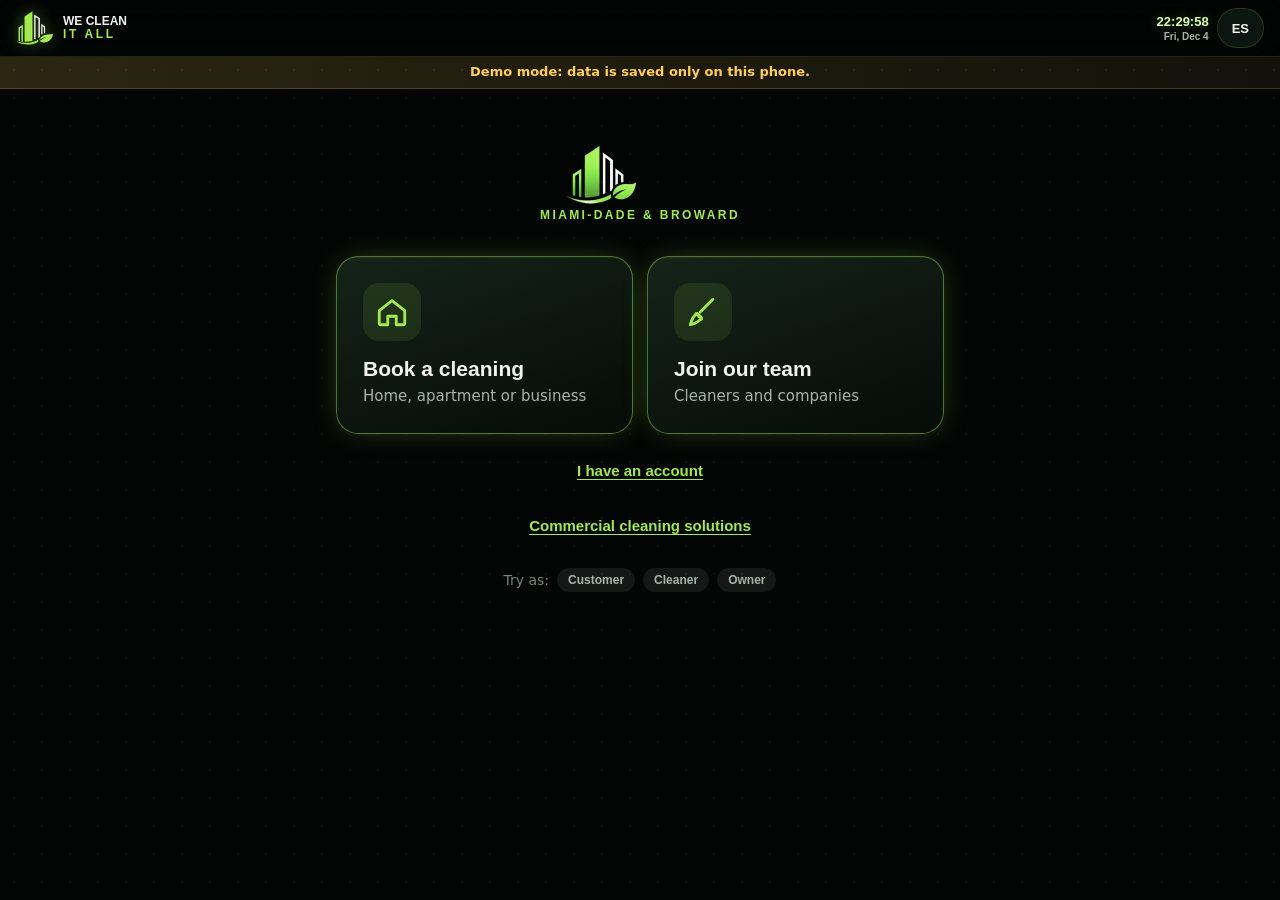
<file: demo/index.html>
<!doctype html>
<html lang="en">
<head>
<meta charset="utf-8">
<meta name="viewport" content="width=device-width,initial-scale=1,viewport-fit=cover">
<meta http-equiv="Content-Security-Policy" content="default-src 'self'; script-src 'self'; style-src 'self' 'unsafe-inline' https://fonts.googleapis.com; font-src https://fonts.gstatic.com; img-src 'self' data: blob:; connect-src 'self' https://*.supabase.co https://*.radio-browser.info; media-src 'self' https:; frame-src 'none'; object-src 'none'; base-uri 'self'; form-action 'self'; upgrade-insecure-requests">
<meta name="referrer" content="strict-origin-when-cross-origin">
<title>We Clean It All | Demo</title>
<meta name="robots" content="noindex,nofollow">
<meta name="description" content="Commercial Cleaning Services in Miami-Dade &amp; Broward. Call 954-320-9303 or visit wecleanitallfl.com.">
<link rel="canonical" href="https://www.wecleanitallfl.com/">
<meta name="theme-color" content="#030605">
<meta name="apple-mobile-web-app-capable" content="yes">
<meta name="apple-mobile-web-app-status-bar-style" content="black-translucent">
<meta name="apple-mobile-web-app-title" content="We Clean It All">
<meta property="og:type" content="website">
<meta property="og:url" content="https://www.wecleanitallfl.com/">
<meta property="og:site_name" content="We Clean It All Services">
<meta property="og:locale" content="en_US">
<meta property="og:title" content="We Clean It All | Professional Cleaning. Reliable Service.">
<meta property="og:description" content="Commercial Cleaning Services in Miami-Dade &amp; Broward. Call 954-320-9303.">
<meta property="og:image" content="https://www.wecleanitallfl.com/media/og-card.jpg">
<meta property="og:image:width" content="1200">
<meta property="og:image:height" content="630">
<meta property="og:image:alt" content="We Clean It All Services — Commercial Cleaning, Miami-Dade &amp; Broward — 954-320-9303">
<meta name="twitter:card" content="summary_large_image">
<meta name="twitter:title" content="We Clean It All | Professional Cleaning. Reliable Service.">
<meta name="twitter:description" content="Commercial Cleaning Services in Miami-Dade &amp; Broward. Call 954-320-9303.">
<meta name="twitter:image" content="https://www.wecleanitallfl.com/media/og-card.jpg">
<link rel="manifest" href="/app/manifest.webmanifest">
<link rel="icon" type="image/png" sizes="32x32" href="/media/icon-32.png">
<link rel="icon" type="image/svg+xml" href="/media/mark.svg">
<link rel="apple-touch-icon" href="/media/icon-180.png">
<link rel="preconnect" href="https://fonts.googleapis.com">
<link rel="preconnect" href="https://fonts.gstatic.com" crossorigin>
<link rel="stylesheet" href="https://fonts.googleapis.com/css2?family=Montserrat:wght@600;700;800&family=Source+Sans+3:wght@400;600&display=swap">
<link rel="stylesheet" href="/demo/app/app.css">
<script type="application/ld+json">
{"@context":"https://schema.org","@type":"ProfessionalService","name":"We Clean It All Services","description":"Commercial cleaning services in Miami-Dade and Broward County, Florida.","telephone":"+1-954-320-9303","email":"wecleanitallfl@gmail.com","url":"https://www.wecleanitallfl.com","logo":"https://www.wecleanitallfl.com/media/icon-512.png","image":"https://www.wecleanitallfl.com/media/og-card.jpg","sameAs":["https://www.instagram.com/wecleanitallfl"],"areaServed":[{"@type":"AdministrativeArea","name":"Miami-Dade County, FL"},{"@type":"AdministrativeArea","name":"Broward County, FL"}]}
</script>
</head>
<body>
<div id="app" aria-live="polite"><div class="boot"><img src="/media/mark.svg" alt="We Clean It All" width="88" height="88"></div></div>
<noscript><div class="wrap"><h1>We Clean It All</h1><p>Commercial cleaning in Miami-Dade &amp; Broward. Call 954-320-9303 or email wecleanitallfl@gmail.com · <a href="/comercial/">Commercial cleaning</a></p><p>Turn on JavaScript to use the app.</p></div></noscript>
<script src="/demo/app/config.js"></script>
<script src="/demo/app/time.js"></script>
<script src="/demo/app/i18n.js"></script>
<script src="/demo/app/learn.js"></script>
<script src="/demo/app/api.js"></script>
<script src="/demo/marketplace/agents/orchestrator.js"></script>
<script src="/demo/marketplace/agents/tools.js"></script>
<script src="/demo/marketplace/agents/console.js"></script>
<script src="/demo/app/owner.js"></script>
<script src="/demo/app/app.js"></script>
</body>
</html>
</file>
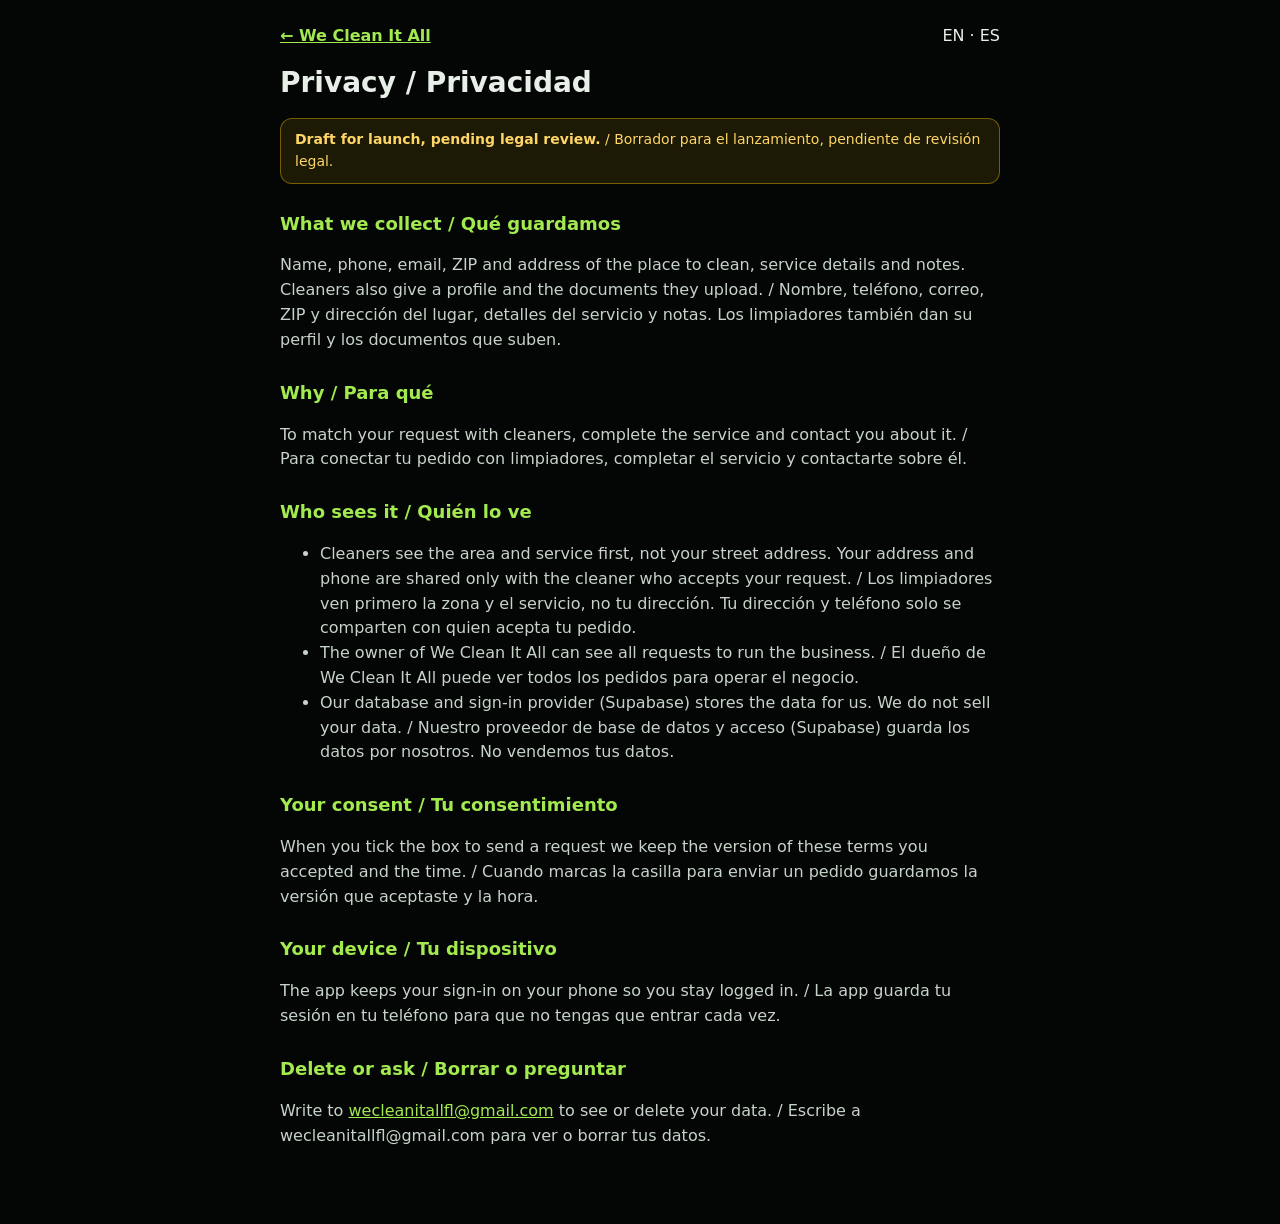
<file: privacy/index.html>
<!doctype html><html lang="en"><head><meta charset="utf-8"><meta name="viewport" content="width=device-width,initial-scale=1"><meta name="robots" content="noindex">
<title>Privacy | We Clean It All</title><link rel="icon" href="/media/icon-32.png">
<style>body{margin:0;background:#030605;color:#e8efe9;font:16px/1.55 system-ui,-apple-system,Segoe UI,Roboto,sans-serif}main{max-width:720px;margin:0 auto;padding:24px 18px 60px}
h1{font-size:28px;margin:8px 0 4px}h2{font-size:18px;margin:26px 0 6px;color:#a2ea4f}p,li{color:#c7d3c9}a{color:#a2ea4f}.draft{background:rgba(255,196,0,.1);border:1px solid rgba(255,196,0,.4);border-radius:12px;padding:10px 14px;color:#ffd666;font-size:14px}
.top{display:flex;justify-content:space-between;align-items:center;margin-bottom:12px}.top a{font-weight:700}</style></head><body><main>
<div class="top"><a href="/">&larr; We Clean It All</a><span>EN &middot; ES</span></div>
<h1>Privacy / Privacidad</h1>
<p class="draft"><b>Draft for launch, pending legal review.</b> / Borrador para el lanzamiento, pendiente de revisión legal.</p>
<h2>What we collect / Qué guardamos</h2>
<p>Name, phone, email, ZIP and address of the place to clean, service details and notes. Cleaners also give a profile and the documents they upload. / Nombre, teléfono, correo, ZIP y dirección del lugar, detalles del servicio y notas. Los limpiadores también dan su perfil y los documentos que suben.</p>
<h2>Why / Para qué</h2>
<p>To match your request with cleaners, complete the service and contact you about it. / Para conectar tu pedido con limpiadores, completar el servicio y contactarte sobre él.</p>
<h2>Who sees it / Quién lo ve</h2>
<ul><li>Cleaners see the area and service first, not your street address. Your address and phone are shared only with the cleaner who accepts your request. / Los limpiadores ven primero la zona y el servicio, no tu dirección. Tu dirección y teléfono solo se comparten con quien acepta tu pedido.</li>
<li>The owner of We Clean It All can see all requests to run the business. / El dueño de We Clean It All puede ver todos los pedidos para operar el negocio.</li>
<li>Our database and sign-in provider (Supabase) stores the data for us. We do not sell your data. / Nuestro proveedor de base de datos y acceso (Supabase) guarda los datos por nosotros. No vendemos tus datos.</li></ul>
<h2>Your consent / Tu consentimiento</h2>
<p>When you tick the box to send a request we keep the version of these terms you accepted and the time. / Cuando marcas la casilla para enviar un pedido guardamos la versión que aceptaste y la hora.</p>
<h2>Your device / Tu dispositivo</h2>
<p>The app keeps your sign-in on your phone so you stay logged in. / La app guarda tu sesión en tu teléfono para que no tengas que entrar cada vez.</p>
<h2>Delete or ask / Borrar o preguntar</h2>
<p>Write to <a href="mailto:wecleanitallfl@gmail.com">wecleanitallfl@gmail.com</a> to see or delete your data. / Escribe a wecleanitallfl@gmail.com para ver o borrar tus datos.</p></main></body></html>
</file>
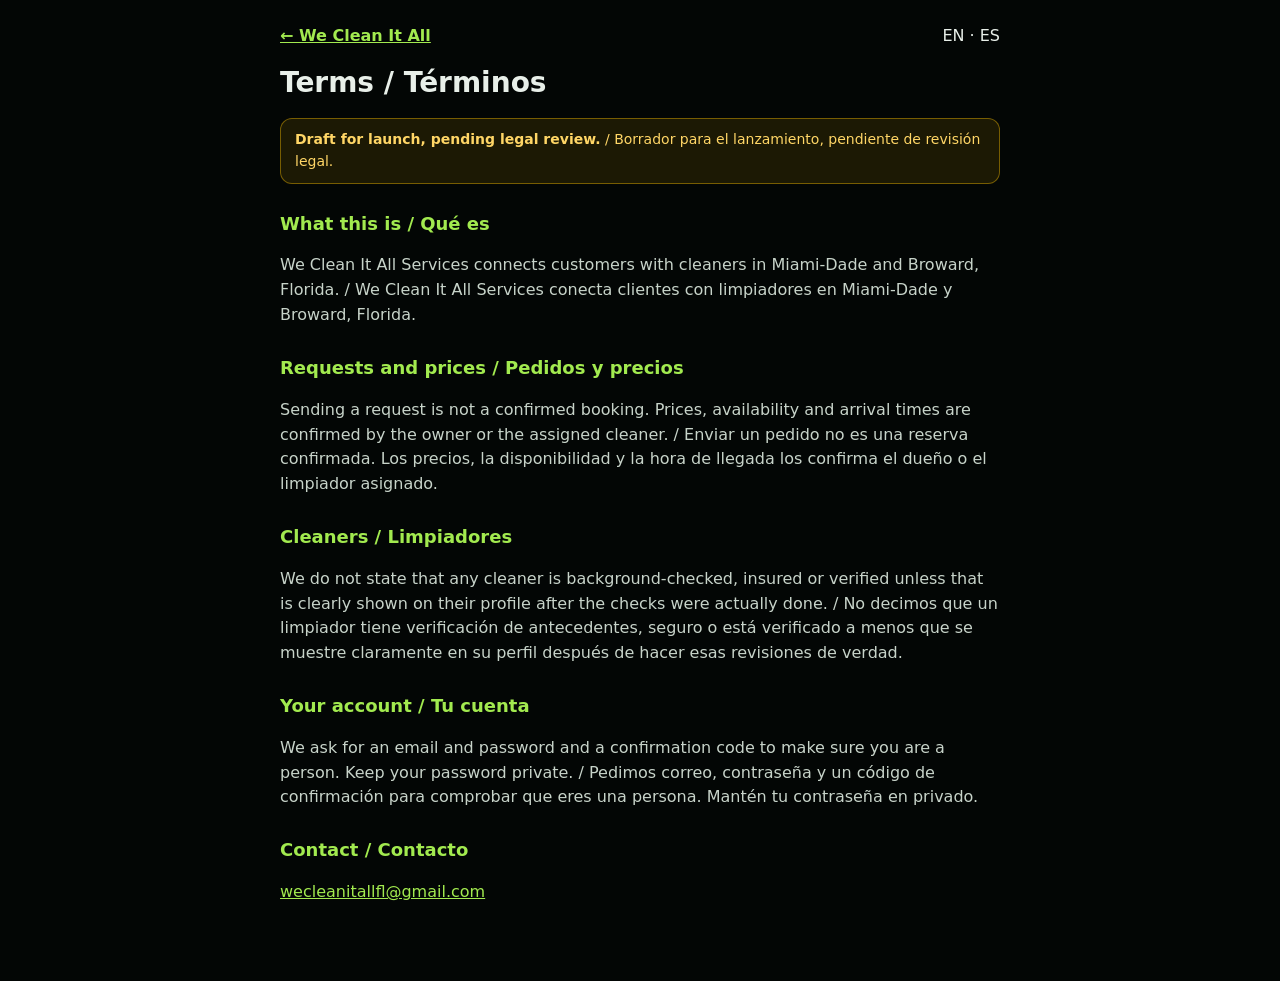
<file: terms/index.html>
<!doctype html><html lang="en"><head><meta charset="utf-8"><meta name="viewport" content="width=device-width,initial-scale=1"><meta name="robots" content="noindex">
<title>Terms | We Clean It All</title><link rel="icon" href="/media/icon-32.png">
<style>body{margin:0;background:#030605;color:#e8efe9;font:16px/1.55 system-ui,-apple-system,Segoe UI,Roboto,sans-serif}main{max-width:720px;margin:0 auto;padding:24px 18px 60px}
h1{font-size:28px;margin:8px 0 4px}h2{font-size:18px;margin:26px 0 6px;color:#a2ea4f}p,li{color:#c7d3c9}a{color:#a2ea4f}.draft{background:rgba(255,196,0,.1);border:1px solid rgba(255,196,0,.4);border-radius:12px;padding:10px 14px;color:#ffd666;font-size:14px}
.top{display:flex;justify-content:space-between;align-items:center;margin-bottom:12px}.top a{font-weight:700}</style></head><body><main>
<div class="top"><a href="/">&larr; We Clean It All</a><span>EN &middot; ES</span></div>
<h1>Terms / Términos</h1>
<p class="draft"><b>Draft for launch, pending legal review.</b> / Borrador para el lanzamiento, pendiente de revisión legal.</p>
<h2>What this is / Qué es</h2>
<p>We Clean It All Services connects customers with cleaners in Miami-Dade and Broward, Florida. / We Clean It All Services conecta clientes con limpiadores en Miami-Dade y Broward, Florida.</p>
<h2>Requests and prices / Pedidos y precios</h2>
<p>Sending a request is not a confirmed booking. Prices, availability and arrival times are confirmed by the owner or the assigned cleaner. / Enviar un pedido no es una reserva confirmada. Los precios, la disponibilidad y la hora de llegada los confirma el dueño o el limpiador asignado.</p>
<h2>Cleaners / Limpiadores</h2>
<p>We do not state that any cleaner is background-checked, insured or verified unless that is clearly shown on their profile after the checks were actually done. / No decimos que un limpiador tiene verificación de antecedentes, seguro o está verificado a menos que se muestre claramente en su perfil después de hacer esas revisiones de verdad.</p>
<h2>Your account / Tu cuenta</h2>
<p>We ask for an email and password and a confirmation code to make sure you are a person. Keep your password private. / Pedimos correo, contraseña y un código de confirmación para comprobar que eres una persona. Mantén tu contraseña en privado.</p>
<h2>Contact / Contacto</h2>
<p><a href="mailto:wecleanitallfl@gmail.com">wecleanitallfl@gmail.com</a></p></main></body></html>
</file>
<file: app/app.css>
/* We Clean It All app — same night-and-lime identity as the main site, tuned for thumbs:
   big targets, few words, one clear action per card. */
:root{
  --void:#030605; --deep:#08110b; --card:#0c1610; --card-2:#101d15; --line:rgba(162,234,79,.16); --line-2:rgba(255,255,255,.08);
  --lime:#a2ea4f; --lime-hot:#dcffad; --lime-deep:#5fae25; --leaf:#0a1405;
  --text:#f2f3f1; --muted:#a6b5aa; --faint:#738679;
  --warn:#ffcf5a; --bad:#ff7a6b; --wa:#25d366; --info:#7cc4ff;
  --display:'Montserrat','Avenir Next','Segoe UI',Arial,sans-serif;
  --body:'Source Sans 3',system-ui,-apple-system,'Segoe UI',sans-serif;
  --r:18px; --tab-h:68px;
  color-scheme:dark;
}
*{box-sizing:border-box}
html{-webkit-text-size-adjust:100%}
body{margin:0;min-height:100vh;background-color:var(--void);background-image:radial-gradient(rgba(162,234,79,.06) 1px,transparent 1.2px);background-size:28px 28px;color:var(--text);font:400 17px/1.5 var(--body);-webkit-tap-highlight-color:transparent}
body.busy{cursor:progress}
body.busy .btn.solid{opacity:.7}
h1,h2,h3{font-family:var(--display);margin:0;line-height:1.12;text-wrap:balance}
p{margin:0}
a{color:var(--lime)}
button,input,select,textarea{font:inherit;color:inherit}
:focus-visible{outline:3px solid var(--lime);outline-offset:2px;border-radius:8px}
.hide{display:none!important}
.wrap{width:100%;max-width:640px;margin:0 auto;padding-left:max(16px,env(safe-area-inset-left));padding-right:max(16px,env(safe-area-inset-right))}
.boot{min-height:100vh;display:grid;place-items:center}
.boot img{filter:drop-shadow(0 0 22px rgba(162,234,79,.5));animation:pulse 1.4s ease-in-out infinite}
@keyframes pulse{50%{opacity:.5;transform:scale(.96)}}

/* header */
.top{position:sticky;top:0;z-index:30;display:flex;align-items:center;justify-content:space-between;gap:10px;padding:calc(8px + env(safe-area-inset-top)) max(16px,env(safe-area-inset-right)) 8px max(16px,env(safe-area-inset-left));background:rgba(3,6,5,.82);-webkit-backdrop-filter:blur(14px);backdrop-filter:blur(14px);border-bottom:1px solid var(--line)}
.brand{display:flex;align-items:center;gap:9px;text-decoration:none;color:var(--text);min-width:0}
.brand img{width:38px;height:38px;filter:drop-shadow(0 0 8px rgba(162,234,79,.4))}
.wm{font:800 12px/1.1 var(--display);text-transform:uppercase;white-space:nowrap}
.wm b{display:block;color:var(--lime);letter-spacing:.22em}
.top-actions{display:flex;align-items:center;gap:8px}
.hdr-time{display:flex;flex-direction:column;align-items:flex-end;gap:4px;line-height:1}
.hdr-date{font:700 10px/1 var(--display);color:var(--muted);white-space:nowrap}
.hdr-clock{font:700 13px/1 var(--display);font-variant-numeric:tabular-nums;color:var(--lime-hot);white-space:nowrap;text-shadow:0 0 12px rgba(162,234,79,.35)}
.bell{position:relative;width:44px;height:44px;border-radius:50%;border:1px solid var(--line);background:var(--card);display:grid;place-items:center;cursor:pointer}
.bell .dot{position:absolute;top:2px;right:0;min-width:18px;height:18px;padding:0 5px;border-radius:9px;background:var(--lime);color:var(--leaf);font:800 11px/18px var(--display)}
.chip-btn{min-height:40px;padding:0 14px;border-radius:999px;border:1px solid var(--line);background:var(--card);font:700 13px var(--display);cursor:pointer;white-space:nowrap}
.chip-btn.on{background:var(--lime);color:var(--leaf);border-color:var(--lime)}
.demo-banner{background:linear-gradient(90deg,rgba(255,207,90,.16),rgba(255,207,90,.06));color:var(--warn);font:600 13px/1.3 var(--body);text-align:center;padding:7px 16px;border-bottom:1px solid rgba(255,207,90,.2)}

/* icons */
.ic{width:20px;height:20px;flex:none;vertical-align:-4px}
.ic.lg{width:34px;height:34px}
.ic.xl{width:54px;height:54px;color:var(--lime);filter:drop-shadow(0 0 14px rgba(162,234,79,.45))}

/* public */
.public{padding-top:28px;padding-bottom:48px;display:flex;flex-direction:column;gap:18px}
.hero{text-align:center;padding:18px 0 6px}
.hero h1{font-size:clamp(34px,9vw,52px);font-weight:800;letter-spacing:-.01em;background:linear-gradient(180deg,#fff 30%,var(--lime-hot));-webkit-background-clip:text;background-clip:text;color:transparent}
.eyebrow{font:800 12px var(--display);letter-spacing:.2em;text-transform:uppercase;color:var(--lime);display:flex;align-items:center;gap:6px}
.hero .eyebrow{justify-content:center;margin-bottom:10px}
.big-choices{display:grid;gap:14px}
.big-choice{display:flex;align-items:center;gap:16px;width:100%;padding:22px 20px;border-radius:22px;border:1.5px solid rgba(162,234,79,.45);background:linear-gradient(160deg,rgba(22,38,27,.92),rgba(6,12,8,.92));box-shadow:0 0 30px -8px rgba(162,234,79,.35),inset 0 1px 0 rgba(255,255,255,.06);text-align:left;cursor:pointer;transition:transform .15s,box-shadow .2s}
.big-choice:active{transform:scale(.985)}
.big-choice:hover{box-shadow:0 0 40px -6px rgba(162,234,79,.55)}
.big-choice .ic{color:var(--lime);padding:12px;width:58px;height:58px;border-radius:16px;background:rgba(162,234,79,.1)}
.big-choice b{display:block;font:800 21px/1.15 var(--display)}
.big-choice small{display:block;color:var(--muted);font-size:15px;margin-top:3px}
.demo-try{display:flex;flex-wrap:wrap;align-items:center;justify-content:center;gap:8px;margin-top:6px;color:var(--faint);font-size:14px}
.biz-link{display:flex;align-items:center;gap:14px;padding:16px 18px;border-radius:18px;border:1px solid var(--line);background:var(--card);text-decoration:none;color:var(--text)}
.biz-link .ic{color:var(--lime);width:28px;height:28px}
.biz-link span{flex:1;display:flex;flex-direction:column}
.biz-link b{font:700 16px var(--display)}
.biz-link small{color:var(--muted);font-size:14px}
.biz-link i{font-style:normal;color:var(--lime);font-size:26px}
.back{align-self:flex-start;background:none;border:0;color:var(--muted);font:700 15px var(--display);padding:8px 0;cursor:pointer}
.public h2{font-size:28px;font-weight:800}

/* 2-step */
.qr{align-self:center;background:#fff;padding:12px;border-radius:16px;width:220px;height:220px}
.secret{display:block;padding:12px;border-radius:12px;background:#060c08;font:600 15px ui-monospace,monospace;letter-spacing:.08em;word-break:break-all;text-align:center;color:var(--lime-hot);user-select:all}

/* app */
.app{padding-top:18px;padding-bottom:calc(var(--tab-h) + 92px + env(safe-area-inset-bottom));display:flex;flex-direction:column;gap:14px}
.title{font-size:26px;font-weight:800;margin:4px 0 2px}
.card{background:linear-gradient(170deg,var(--card-2),var(--card));border:1px solid var(--line-2);border-radius:var(--r);padding:16px;display:flex;flex-direction:column;gap:12px}
.card h3{font-size:19px;font-weight:700}
.stack{display:flex;flex-direction:column;gap:14px}
.row{display:flex;align-items:center}
.between{justify-content:space-between;gap:10px}
.gap{gap:10px}
.wrap-row{flex-wrap:wrap}
.row2{display:grid;grid-template-columns:1fr 1fr;gap:12px}
.center{text-align:center;align-self:center}
.muted{color:var(--muted)}
.small{font-size:15px}
.fine{font-size:13px;color:var(--faint)}
.label{font:700 14px var(--display);color:var(--muted);display:flex;gap:8px;align-items:center}
.code{font:800 14px var(--display);letter-spacing:.06em;color:var(--lime)}
.meta{display:flex;flex-wrap:wrap;align-items:center;gap:6px;color:var(--muted);font-size:15px}
.meta .ic{width:16px;height:16px}
.bio{color:var(--muted);font-size:15px;line-height:1.45}

/* buttons */
.btn{display:inline-flex;align-items:center;justify-content:center;gap:8px;min-height:52px;padding:0 22px;border-radius:999px;border:0;font:700 16px/1 var(--display);text-decoration:none;cursor:pointer;transition:transform .12s,box-shadow .2s;color:var(--text)}
.btn:active{transform:scale(.97)}
.btn.solid{background:linear-gradient(180deg,#c9f78c,var(--lime) 45%,#86d23a);color:var(--leaf);box-shadow:inset 0 1px 0 rgba(255,255,255,.5),0 10px 26px -10px rgba(162,234,79,.8),0 0 18px rgba(162,234,79,.25)}
.btn.ghost{background:rgba(10,18,13,.7);box-shadow:inset 0 0 0 1.5px rgba(162,234,79,.45)}
.btn.wa{background:var(--wa);color:#04210f}
.btn.small{min-height:44px;padding:0 16px;font-size:14px}
.btn.tiny{min-height:34px;padding:0 12px;font-size:12px}
.btn.block{width:100%}
.btn.xl{min-height:60px;font-size:18px}
.link-btn{background:none;border:0;color:var(--lime);font:700 15px var(--display);padding:10px;cursor:pointer;text-decoration:underline;text-underline-offset:3px;display:inline-flex;gap:6px;align-items:center}
.link-btn.danger{color:var(--bad);align-self:flex-start;padding-left:0}
.pill{display:inline-flex;align-items:center;gap:6px;padding:5px 11px;border-radius:999px;font:700 12px var(--display);background:rgba(255,255,255,.07);color:var(--muted);white-space:nowrap;cursor:pointer;border:0}
.pill.ok,.st-assigned,.st-approved,.st-in_progress{background:rgba(162,234,79,.16);color:var(--lime)}
.pill.warn,.st-pending,.st-offered{background:rgba(255,207,90,.15);color:var(--warn)}
.pill.bad,.st-cancelled,.st-rejected,.st-suspended,.st-requested{background:rgba(255,122,107,.15);color:var(--bad)}
.st-completed{background:rgba(124,196,255,.15);color:var(--info)}

/* forms */
.form{display:flex;flex-direction:column;gap:14px}
.field{display:flex;flex-direction:column;gap:6px}
.field>span{font:700 14px var(--display);color:var(--muted)}
.field small{color:var(--faint);font-size:13px}
input:not([type=radio]):not([type=checkbox]),select,textarea{width:100%;min-height:52px;padding:12px 14px;border-radius:14px;border:1.5px solid rgba(255,255,255,.12);background:#060c08;font-size:17px;outline:none;transition:border-color .15s,box-shadow .15s}
textarea{resize:vertical;min-height:90px}
input:focus,select:focus,textarea:focus{border-color:var(--lime);box-shadow:0 0 0 4px rgba(162,234,79,.15)}
input:disabled{opacity:.6}
input[type=datetime-local]{color-scheme:dark}
select{appearance:none;background-image:linear-gradient(45deg,transparent 50%,var(--lime) 50%),linear-gradient(135deg,var(--lime) 50%,transparent 50%);background-position:calc(100% - 20px) 50%,calc(100% - 14px) 50%;background-size:6px 6px;background-repeat:no-repeat;padding-right:36px}
.seg{display:grid;grid-auto-flow:column;grid-auto-columns:1fr;gap:6px;padding:5px;border-radius:16px;background:#060c08;border:1px solid var(--line-2)}
.seg-opt{position:relative}
.seg-opt input{position:absolute;opacity:0;inset:0}
.seg-opt span{display:flex;align-items:center;justify-content:center;gap:8px;min-height:46px;padding:0 10px;border-radius:12px;font:700 15px var(--display);color:var(--muted);cursor:pointer;text-align:center}
.seg-opt input:checked+span{background:var(--lime);color:var(--leaf);box-shadow:0 0 18px rgba(162,234,79,.35)}
.seg-opt input:focus-visible+span{outline:3px solid var(--lime-hot)}
.seg.big .seg-opt span{min-height:60px;font-size:17px}
.chips{display:flex;flex-wrap:wrap;gap:8px}
.chips.scroll{flex-wrap:nowrap;overflow-x:auto;padding-bottom:4px;scrollbar-width:none}
.chip{position:relative}
.chip input{position:absolute;opacity:0;inset:0}
.chip span{display:inline-flex;align-items:center;min-height:44px;padding:0 16px;border-radius:999px;border:1.5px solid rgba(255,255,255,.14);background:#060c08;font:600 15px var(--body);cursor:pointer;transition:all .15s}
.chip input:checked+span{border-color:var(--lime);background:rgba(162,234,79,.14);color:var(--lime-hot);box-shadow:0 0 14px rgba(162,234,79,.2)}
.chip input:focus-visible+span{outline:3px solid var(--lime)}
.stepper{display:flex;flex-direction:column;gap:6px}
.stepper>span{font:700 14px var(--display);color:var(--muted)}
.stepper>div{display:grid;grid-template-columns:48px 1fr 48px;align-items:center;border-radius:14px;border:1.5px solid rgba(255,255,255,.12);background:#060c08;overflow:hidden}
.stepper button{height:52px;border:0;background:rgba(162,234,79,.1);color:var(--lime);font:800 22px var(--display);cursor:pointer}
.stepper input{border:0!important;text-align:center;font:800 20px var(--display)!important;background:transparent!important;box-shadow:none!important;padding:0!important;-moz-appearance:textfield}
.stepper input::-webkit-inner-spin-button{display:none}
.switch-row{display:flex;align-items:center;justify-content:space-between;gap:14px;min-height:48px;cursor:pointer}
.switch-row input,.avail input{position:absolute;opacity:0;width:1px;height:1px}
.switch-row i,.avail i{flex:none;width:52px;height:30px;border-radius:999px;background:#25302a;position:relative;transition:background .2s}
.switch-row i::after,.avail i::after{content:"";position:absolute;top:3px;left:3px;width:24px;height:24px;border-radius:50%;background:#fff;transition:transform .2s}
.switch-row input:checked+i,.avail input:checked+i{background:var(--lime)}
.switch-row input:checked+i::after,.avail input:checked+i::after{transform:translateX(22px)}
.switch-row input:focus-visible+i,.avail input:focus-visible+i{outline:3px solid var(--lime-hot);outline-offset:2px}
.pref{display:flex;align-items:center;gap:10px;padding:12px 14px;border-radius:14px;background:rgba(162,234,79,.1);border:1px solid var(--line)}
.pref span{flex:1}
.x{background:none;border:0;color:var(--muted);font-size:26px;line-height:1;cursor:pointer;width:40px;height:40px}
.filters input{flex:0 0 110px}
.filters select{flex:1}

/* worker availability (Uber-style) */
.avail{display:flex;align-items:center;gap:14px;padding:18px;border-radius:22px;border:1.5px solid var(--line-2);background:var(--card);cursor:pointer;position:relative}
.avail i{width:64px;height:36px}
.avail i::after{width:30px;height:30px}
.avail input:checked+i::after{transform:translateX(28px)}
.avail b{display:block;font:800 19px var(--display)}
.avail small{color:var(--muted);font-size:15px}
.avail.on{border-color:var(--lime);box-shadow:0 0 30px -6px rgba(162,234,79,.5);background:linear-gradient(160deg,rgba(28,52,30,.95),rgba(8,16,10,.95))}
.avail.disabled{opacity:.55;cursor:not-allowed}

/* offer card — mirrors the WhatsApp alert */
.offer{border-color:rgba(162,234,79,.35)}
.offer.hot{box-shadow:0 0 0 1.5px var(--lime),0 0 34px -8px rgba(162,234,79,.6)}
.facts{display:grid;grid-template-columns:auto 1fr;gap:6px 14px;margin:0;font-size:16px}
.facts dt{color:var(--muted);font-weight:600}
.facts dd{margin:0;font-weight:600}
.facts .pay{color:var(--lime);font:800 20px var(--display)}

/* orders */
.steps{list-style:none;margin:0;padding:0;display:grid;grid-template-columns:repeat(4,1fr);gap:4px}
.steps li{display:flex;flex-direction:column;gap:6px;font-size:11px;color:var(--faint);font-weight:600;line-height:1.2}
.steps i{height:5px;border-radius:3px;background:#1f2a23}
.steps li.done i{background:var(--lime)}
.steps li.done{color:var(--muted)}
.steps li.now{color:var(--lime-hot)}
.steps li.now i{box-shadow:0 0 10px var(--lime)}
.person{display:flex;align-items:center;gap:12px}
.person>div:nth-child(2){flex:1;min-width:0;display:flex;flex-direction:column}
.person b{font:700 17px var(--display)}
.person small{color:var(--muted);font-size:14px}
.avatar{flex:none;width:46px;height:46px;border-radius:50%;display:grid;place-items:center;font:800 19px var(--display);color:var(--leaf);background:radial-gradient(circle at 35% 30%,var(--lime-hot),var(--lime) 55%,var(--lime-deep))}
.stars{color:#ffd166!important;letter-spacing:.06em}
.addr{display:flex;gap:8px;align-items:flex-start;padding:12px;border-radius:12px;background:#060c08;font-weight:600}
.review{display:flex;flex-direction:column;gap:10px;padding-top:6px;border-top:1px solid var(--line-2)}
.rate{display:flex;flex-direction:row-reverse;justify-content:flex-end;gap:4px}
.rate input{position:absolute;opacity:0;width:1px;height:1px}
.rate label{font-size:38px;line-height:1;color:#36413a;cursor:pointer;padding:0 2px}
.rate input:checked~label,.rate label:hover,.rate label:hover~label{color:#ffd166}
.rate input:focus-visible+label{outline:3px solid var(--lime)}
.tags{display:flex;flex-wrap:wrap;gap:6px}
.tags span{padding:4px 10px;border-radius:999px;background:rgba(162,234,79,.1);color:var(--lime-hot);font-size:13px;font-weight:600}
.tags.soft span{background:rgba(255,255,255,.06);color:var(--muted)}

/* banners, tiles, lists */
.banner{display:flex;gap:12px;padding:16px;border-radius:var(--r);align-items:flex-start}
.banner>div{display:flex;flex-direction:column;gap:8px;align-items:flex-start}
.banner b{font:800 17px var(--display)}
.banner p{color:var(--muted);font-size:15px}
.banner.warn{background:rgba(255,207,90,.09);border:1px solid rgba(255,207,90,.3)}
.banner.warn>.ic{color:var(--warn)}
.banner.bad{background:rgba(255,122,107,.09);border:1px solid rgba(255,122,107,.3)}
.banner.bad>.ic{color:var(--bad)}
.tiles{display:grid;grid-template-columns:1fr 1fr;gap:10px}
.tile{padding:16px;border-radius:var(--r);background:var(--card);border:1px solid var(--line-2);display:flex;flex-direction:column;gap:4px}
.tile[role=button]{cursor:pointer}
.tile b{font:800 26px/1.1 var(--display)}
.tile span{color:var(--muted);font-size:14px;line-height:1.25}
.tile.lime b{color:var(--lime);text-shadow:0 0 18px rgba(162,234,79,.4)}
.tile.warn{border-color:rgba(255,207,90,.4)}.tile.warn b{color:var(--warn)}
.tile.bad{border-color:rgba(255,122,107,.45)}.tile.bad b{color:var(--bad)}
.line{display:flex;justify-content:space-between;align-items:center;gap:10px;padding:12px 2px;border-bottom:1px solid var(--line-2)}
.line small{display:block;color:var(--faint);font-size:13px}
.empty{display:flex;flex-direction:column;align-items:center;text-align:center;gap:12px;padding:44px 12px}
.empty h3{font-size:20px}
.empty p{color:var(--muted)}
.empty.big{padding-top:60px}
.skeleton{display:flex;flex-direction:column;gap:12px}
.skeleton i{height:120px;border-radius:var(--r);background:linear-gradient(90deg,#0c1610 25%,#13221a 50%,#0c1610 75%);background-size:200% 100%;animation:sk 1.2s linear infinite}
@keyframes sk{to{background-position:-200% 0}}

/* owner */
.ceo{border-color:rgba(162,234,79,.4);background:radial-gradient(120% 90% at 0 0,rgba(162,234,79,.14),transparent 60%),linear-gradient(170deg,var(--card-2),var(--card));box-shadow:0 0 34px -12px rgba(162,234,79,.5)}
.brief{list-style:none;margin:0;padding:0;display:flex;flex-direction:column;gap:10px}
.brief li{display:flex;gap:10px;align-items:flex-start;font-size:16px;line-height:1.4}
.brief li[role=button]{cursor:pointer}
.brief li i{flex:none;width:10px;height:10px;border-radius:50%;margin-top:7px;background:var(--info)}
.brief li.urgent i{background:var(--bad);box-shadow:0 0 10px var(--bad)}
.brief li.warn i{background:var(--warn)}
.brief li.good i{background:var(--lime)}
.assign{display:grid;grid-template-columns:1fr auto;gap:8px}
.offers summary{cursor:pointer;color:var(--muted);font-weight:600;min-height:36px;display:flex;align-items:center}
.offers ul,.docs{list-style:none;margin:0;padding:0;display:flex;flex-direction:column;gap:8px}
.offers li{display:flex;justify-content:space-between;align-items:center;gap:8px;flex-wrap:wrap}
.docs li{display:flex;gap:8px;align-items:center;color:var(--muted)}
.conn{display:grid;grid-template-columns:44px 1fr auto;gap:12px;align-items:start;padding:6px 0;border-bottom:1px solid var(--line-2)}
.conn:last-child{border-bottom:0}
.conn-ic{width:44px;height:44px;border-radius:12px;display:grid;place-items:center;background:rgba(162,234,79,.1);color:var(--lime)}
.conn p{font-size:14px;margin-top:2px}
.file-btn{position:relative;overflow:hidden}

/* bottom tabs */
.tabbar{position:fixed;left:0;right:0;bottom:0;z-index:30;display:grid;grid-template-columns:repeat(4,1fr);padding:6px max(8px,env(safe-area-inset-left)) calc(6px + env(safe-area-inset-bottom));background:rgba(3,6,5,.92);-webkit-backdrop-filter:blur(16px);backdrop-filter:blur(16px);border-top:1px solid var(--line)}
.tabbar.n5{grid-template-columns:repeat(5,1fr)}
.tabbar button{display:flex;flex-direction:column;align-items:center;justify-content:center;gap:3px;min-height:56px;border:0;background:none;color:var(--faint);font:700 11px var(--display);cursor:pointer;border-radius:14px}
.tabbar button .ic{width:24px;height:24px}
.tabbar button.on{color:var(--lime)}
.tabbar button.on .ic{filter:drop-shadow(0 0 8px rgba(162,234,79,.7))}

/* sheet + toast */
.sheet-wrap{position:fixed;inset:0;z-index:60;background:rgba(0,0,0,.6);display:flex;align-items:flex-end;justify-content:center}
.sheet{width:100%;max-width:640px;max-height:80vh;overflow:auto;background:var(--deep);border:1px solid var(--line);border-radius:24px 24px 0 0;padding:20px 18px calc(20px + env(safe-area-inset-bottom));display:flex;flex-direction:column;gap:14px}
.notes{list-style:none;margin:0;padding:0;display:flex;flex-direction:column}
.notes li{padding:12px 0;border-bottom:1px solid var(--line-2);display:flex;flex-direction:column}
.notes li.new b{color:var(--lime)}
.notes small{color:var(--faint)}
.toast{position:fixed;left:50%;width:max-content;text-align:center;bottom:calc(var(--tab-h) + 20px + env(safe-area-inset-bottom));transform:translate(-50%,20px);opacity:0;z-index:70;max-width:min(92vw,520px);padding:14px 18px;border-radius:16px;background:#1a2a1f;border:1px solid var(--line);font-weight:600;box-shadow:0 14px 40px rgba(0,0,0,.5);transition:all .25s}
.toast.in{opacity:1;transform:translate(-50%,0)}
.toast.ok{border-color:var(--lime)}
.toast.bad{border-color:var(--bad)}

@media (min-width:700px){
  .tiles{grid-template-columns:repeat(4,1fr)}
  .big-choices{grid-template-columns:1fr 1fr}
  .big-choice{flex-direction:column;align-items:flex-start;padding:26px}
}
@media (max-width:360px){
  .row2{grid-template-columns:1fr}
  .tabbar.n5 button span{font-size:9.5px}
}
@media (prefers-reduced-motion:reduce){*{animation:none!important;transition:none!important}}

/* ───────── Owner panel ───────── */
.owner-hero{min-width:0;display:flex;justify-content:space-between;align-items:flex-end;gap:16px;padding:22px 20px;border-radius:24px;border:1px solid rgba(162,234,79,.35);
  background:radial-gradient(120% 140% at 100% 0,rgba(162,234,79,.22),transparent 55%),linear-gradient(160deg,#122016,#070d09);box-shadow:0 0 40px -14px rgba(162,234,79,.6)}
.owner-hero h1{font-size:clamp(26px,6.5vw,38px);font-weight:800;margin:6px 0 2px;letter-spacing:-.01em}
.owner-hero .muted::first-letter{text-transform:uppercase}
.hero-spark{display:flex;flex-direction:column;align-items:flex-end;min-width:120px}
.hero-spark b{font:800 34px/1 var(--display);color:var(--lime);text-shadow:0 0 18px rgba(162,234,79,.5)}
.hero-spark small{color:var(--muted);font-size:12px;margin-bottom:4px;white-space:nowrap}
.spark{width:130px;height:34px}
.spark polyline{fill:none;stroke:var(--lime);stroke-width:2.5;stroke-linecap:round;stroke-linejoin:round;filter:drop-shadow(0 0 4px rgba(162,234,79,.6))}
.quick{display:grid;grid-template-columns:repeat(4,1fr);gap:8px}
.quick .q{display:flex;flex-direction:column;align-items:center;gap:6px;padding:14px 6px;border-radius:16px;border:1px solid var(--line-2);background:var(--card);color:var(--text);font:700 12px var(--display);cursor:pointer;text-align:center}
.quick .q .ic{width:24px;height:24px;color:var(--lime)}
.quick .q:hover{border-color:var(--lime)}
.chart{width:100%;height:auto;display:block;overflow:visible}
.chart .grid{stroke:rgba(255,255,255,.07);stroke-width:1}
.chart .axis{fill:var(--faint);font:600 10px var(--body)}
.chart .bar path{fill:var(--lime);transition:fill .15s}
.chart .bar:hover path{fill:var(--lime-hot)}
.hbars{list-style:none;margin:0;padding:0;display:flex;flex-direction:column;gap:10px}
.hbars li{display:grid;grid-template-columns:minmax(80px,32%) 1fr auto;align-items:center;gap:10px;font-size:15px}
.hb-l{color:var(--muted);white-space:nowrap;overflow:hidden;text-overflow:ellipsis}
.hb-t{height:12px;border-radius:6px;background:rgba(255,255,255,.06);overflow:hidden}
.hb-t i{display:block;height:100%;border-radius:6px;background:linear-gradient(90deg,var(--lime-deep),var(--lime))}
.hbars b{font:700 14px var(--display);min-width:28px;text-align:right}
.tbl{width:100%;border-collapse:collapse;font-size:15px}
.tbl th{text-align:left;color:var(--faint);font:700 12px var(--display);text-transform:uppercase;letter-spacing:.06em;padding:6px 6px 8px;border-bottom:1px solid var(--line-2)}
.tbl td{padding:10px 6px;border-bottom:1px solid var(--line-2)}
.tbl tr.gap td{color:var(--warn)}
.dot-on{display:inline-block;width:8px;height:8px;border-radius:50%;background:var(--lime);box-shadow:0 0 8px var(--lime);vertical-align:middle}
.tip{position:fixed;z-index:80;pointer-events:none;padding:8px 12px;border-radius:10px;background:#0f1a12;border:1px solid var(--lime);font:700 13px var(--display);opacity:0;transform:translateY(4px);transition:opacity .12s,transform .12s;white-space:nowrap}
.tip.in{opacity:1;transform:none}

.sysnav{display:grid;grid-template-columns:repeat(3,minmax(0,1fr));gap:8px}
.sysnav button{display:flex;flex-direction:column;align-items:center;gap:4px;justify-content:center;min-width:0;min-height:58px;padding:6px 4px;border-radius:14px;border:1px solid var(--line-2);background:var(--card);color:var(--muted);font:700 13px var(--display);cursor:pointer}
.sysnav button.on{background:var(--lime);border-color:var(--lime);color:var(--leaf);box-shadow:0 0 18px rgba(162,234,79,.35)}
.sysnav .ic{width:18px;height:18px}
.sysnav span{max-width:100%;overflow:hidden;text-overflow:ellipsis;white-space:nowrap}
@media (min-width:960px){body.owner .sysnav button{flex-direction:row;min-height:48px;gap:8px}}

.org{display:flex;flex-direction:column;align-items:stretch;gap:0}
.org-node{display:flex;flex-direction:column;align-items:center;gap:4px;text-align:center;padding:16px;border-radius:18px}
.org-node b{font:800 17px var(--display);letter-spacing:.08em}
.org-node small{color:rgba(255,255,255,.8);font-size:13px}
.owner-node{background:linear-gradient(160deg,#2c5aa0,#1d3f75)}
.ceo-node{background:linear-gradient(160deg,#6a4fb0,#4b3590);box-shadow:0 0 34px -10px rgba(130,100,230,.7)}
.ceo-meter{width:min(260px,80%);height:8px;border-radius:4px;background:rgba(255,255,255,.18);overflow:hidden;margin:6px 0 2px}
.ceo-meter i{display:block;height:100%;background:var(--lime);box-shadow:0 0 10px var(--lime)}
.org-link{display:block;width:2px;height:18px;margin:0 auto;background:linear-gradient(var(--lime),transparent)}
.org-grid{display:grid;grid-template-columns:1fr;gap:12px;margin-bottom:18px}
.dept{border-radius:18px;border:1.5px solid;background:var(--card);overflow:hidden}
.dept header{display:flex;justify-content:space-between;align-items:center;gap:10px;padding:14px 16px}
.dept header b{display:block;font:800 16px var(--display);letter-spacing:.08em}
.dept header small{color:rgba(255,255,255,.75);font-size:13px}
.dept-kpi{text-align:right}
.dept-kpi b{font:800 22px var(--display)!important;letter-spacing:0!important}
.dept ul{list-style:none;margin:0;padding:6px 16px 12px}
.dept li{display:flex;justify-content:space-between;align-items:center;gap:10px;padding:9px 0;border-bottom:1px solid var(--line-2);font-size:15px}
.dept li:last-child{border-bottom:0}
.dept.brain{border-color:#3f73b8}.dept.brain header{background:linear-gradient(160deg,#2d5b99,#1c3a66)}
.dept.market{border-color:#3e8a66}.dept.market header{background:linear-gradient(160deg,#2f7454,#1c4a35)}
.dept.ops{border-color:#b58533}.dept.ops header{background:linear-gradient(160deg,#9a6e22,#5f4313)}
.dept.fin{border-color:#7a5bb0}.dept.fin header{background:linear-gradient(160deg,#5f4593,#3b2a60)}
.st{flex:none;padding:4px 10px;border-radius:999px;font:700 11px var(--display)}
.st.on{background:rgba(162,234,79,.16);color:var(--lime)}
.st.part{background:rgba(124,196,255,.15);color:var(--info)}
.st.p2{background:rgba(255,255,255,.07);color:var(--faint)}
.infra{background:#0d1610;border:1px solid var(--line)}
.org-apps{display:grid;grid-template-columns:repeat(3,1fr);gap:8px;margin-bottom:12px}
.org-apps span{display:flex;flex-direction:column;align-items:center;gap:6px;padding:14px 6px;border-radius:14px;border:1px solid var(--line-2);background:var(--card);font:800 12px var(--display);letter-spacing:.06em;text-transform:uppercase}
.org-apps .ic{color:var(--lime);width:24px;height:24px}

.imp{border-left:4px solid var(--info)}
.imp.urgent{border-left-color:var(--bad)}.imp.warn{border-left-color:var(--warn)}.imp.good{border-left-color:var(--lime)}
.imp-area{font:800 11px var(--display);letter-spacing:.14em;color:var(--faint)}
.imp-lvl{font:700 12px var(--display);color:var(--muted)}
.imp.urgent .imp-lvl{color:var(--bad)}.imp.warn .imp-lvl{color:var(--warn)}.imp.good .imp-lvl{color:var(--lime)}
.imp .btn{align-self:flex-start}

.live-dot{width:8px;height:8px;border-radius:50%;background:var(--lime);box-shadow:0 0 10px var(--lime);animation:pulse 1.6s infinite;margin-left:auto}
.feed{list-style:none;margin:0;padding:0}
.feed li{display:flex;gap:12px;padding:10px 0;border-bottom:1px solid var(--line-2)}
.feed li i{flex:none;width:10px;height:10px;margin-top:6px;border-radius:50%;background:var(--lime)}
.feed b{display:block;font-size:15px}.feed small{color:var(--faint)}
.rel{display:flex;gap:14px;padding:10px 0;border-bottom:1px solid var(--line-2)}
.rel:last-child{border-bottom:0}
.rel-v{flex:none;padding:4px 10px;height:fit-content;border-radius:8px;background:rgba(162,234,79,.14);color:var(--lime);font:800 13px var(--display)}
.rel small{color:var(--faint)}
.rel ul{margin:4px 0 0;padding-left:18px;color:var(--muted);font-size:15px}
.cust .tags{margin:0}

/* Owner on a computer: sidebar menu + wide canvas */
@media (min-width:960px){
  body.owner .app{max-width:1180px;padding-left:252px;padding-bottom:40px}
  body.owner .tabbar{top:64px;bottom:0;left:0;right:auto;width:224px;display:flex;flex-direction:column;gap:6px;padding:20px 14px;border-top:0;border-right:1px solid var(--line);background:rgba(3,6,5,.96)}
  body.owner .tabbar button{flex-direction:row;justify-content:flex-start;gap:12px;min-height:50px;padding:0 16px;font-size:15px}
  body.owner .tabbar button.on{background:rgba(162,234,79,.12)}
  body.owner .toast{bottom:28px}
  body.owner .tiles{grid-template-columns:repeat(4,1fr)}
  body.owner .org-grid{grid-template-columns:repeat(4,1fr)}
  body.owner .org-node{max-width:560px;margin:0 auto;width:100%}
  body.owner .sysnav{grid-template-columns:repeat(6,1fr)}
  body.owner .quick{max-width:640px}
}
@media (min-width:700px) and (max-width:959px){ body.owner .org-grid{grid-template-columns:1fr 1fr} }
.comm-hero{text-align:center;margin:0 0 20px}
.comm-slogan{font-weight:700;letter-spacing:.12em;text-transform:uppercase;font-size:13px;margin:6px 0 14px;color:var(--text)}
.comm-hero .row{justify-content:center;flex-wrap:wrap;gap:10px}
.comm-hero .eyebrow{justify-content:center}
.sr-only{position:absolute;width:1px;height:1px;padding:0;margin:-1px;overflow:hidden;clip:rect(0,0,0,0);white-space:nowrap;border:0}
.hero-logo{display:block;margin:0 auto 6px;width:150px;max-width:50%;height:auto;filter:drop-shadow(0 10px 14px rgba(0,0,0,.7)) drop-shadow(0 0 22px rgba(155,229,74,.35))}
.ag{padding:8px 0;border-top:1px solid rgba(255,255,255,.08)}
.ag .btn{padding:6px 12px;min-height:0;font-size:13px}
.ag .pill{font-size:12px;padding:3px 8px}
.ag-d{margin:2px 0 0;font-size:13px;line-height:1.35}
.ckrow{display:flex;gap:10px;align-items:center;padding:7px 0;border-top:1px solid rgba(255,255,255,.06);font-size:14px}
.ckrow.top{align-items:flex-start}
.ck{flex:0 0 22px;width:22px;height:22px;border-radius:50%;display:inline-flex;align-items:center;justify-content:center;border:2px solid var(--faint)}
.ck.ok{background:var(--lime);border-color:var(--lime);color:#07120a}
.ck.ok svg{width:14px;height:14px}
.imp{padding:12px 14px;margin-bottom:10px}
.imp .btn{padding:7px 14px;min-height:0;font-size:13px}
.imp h3{font-size:17px;margin:6px 0 4px}
.imp p{font-size:14px;margin:0 0 8px}
.ckrow.top>div{flex:1;min-width:0;text-align:left}
.hero-logo{mix-blend-mode:screen;filter:none}
.logo-stage{perspective:650px;display:flex;justify-content:center;padding:8px 0 4px}
.logo-spin{transform-style:preserve-3d;animation:logo-spin 9s ease-in-out infinite}
.logo-stage .hero-logo{margin:0;transform-style:preserve-3d;transform:rotateX(var(--rx,0deg)) rotateY(var(--ry,0deg));transition:transform .35s ease-out}
@keyframes logo-spin{0%,100%{transform:rotateY(-18deg) rotateX(6deg)}50%{transform:rotateY(18deg) rotateX(-6deg)}}
.check{display:flex;gap:10px;align-items:flex-start;margin:4px 0 14px;font-size:14px;line-height:1.35;color:var(--muted)}
.check input{width:20px;height:20px;min-width:20px;margin:1px 0 0;accent-color:var(--lime)}
.guest-banner{display:flex;gap:10px;align-items:center;justify-content:space-between;padding:8px 16px;background:rgba(162,234,79,.1);border-bottom:1px solid rgba(162,234,79,.25);font-size:13px;color:var(--muted)}
.guest-banner .link-btn{white-space:nowrap;font-size:13px}
.sugg{display:flex;flex-direction:column;gap:8px}
.sugg-c{display:flex;gap:10px;align-items:center}
.sugg-c>span:nth-child(2){flex:1;display:flex;flex-direction:column;min-width:0}
.sugg-c small{color:var(--muted)}
.sugg-c .btn{padding:6px 14px;min-height:0;font-size:13px}
.av{width:36px;height:36px;border-radius:50%;background:rgba(162,234,79,.18);color:var(--lime);display:inline-flex;align-items:center;justify-content:center;font:800 16px var(--display)}
.modal{position:fixed;inset:0;z-index:60;background:rgba(0,0,0,.72);display:flex;align-items:flex-end;justify-content:center}
.modal-card{width:100%;max-width:520px;max-height:92vh;overflow:auto;background:#0d1612;border:1px solid rgba(162,234,79,.3);border-radius:22px 22px 0 0;padding:18px 16px calc(18px + env(safe-area-inset-bottom))}
.consent{display:flex;gap:12px;align-items:flex-start;font-size:14px;line-height:1.4;color:var(--muted);margin:2px 0 4px}
.consent a{color:var(--lime);text-decoration:underline}
.consent input{appearance:none;-webkit-appearance:none;flex:0 0 26px;width:26px;height:26px;margin:0;border-radius:7px;background:#fff;border:2px solid #fff;cursor:pointer;display:grid;place-items:center}
.consent input:checked{background:#fff url("data:image/svg+xml,%3Csvg xmlns='http://www.w3.org/2000/svg' viewBox='0 0 24 24' fill='none' stroke='%2307120a' stroke-width='3.5' stroke-linecap='round' stroke-linejoin='round'%3E%3Cpath d='M20 6 9 17l-5-5'/%3E%3C/svg%3E") center/18px no-repeat}
.consent input:focus-visible{outline:3px solid var(--lime);outline-offset:2px}

/* Live timer and job map */
.job-timer{display:flex;align-items:center;gap:8px;margin:10px 0;padding:10px 14px;border-radius:14px;background:rgba(162,234,79,.1);border:1px solid rgba(162,234,79,.35);color:var(--lime)}
.job-timer .tval{font-variant-numeric:tabular-nums;font-size:18px}
.job-map{margin:10px 0;border-radius:16px;overflow:hidden;border:1px solid rgba(162,234,79,.3)}
.job-map iframe{width:100%;height:220px;border:0;display:block}

/* Collapsible booking sections */
.brain-log{display:flex;flex-direction:column;gap:8px;max-height:260px;overflow-y:auto;min-width:0}
.brain-log p{margin:0;padding:10px 12px;border-radius:14px;font-size:14px;line-height:1.4;max-width:90%;overflow-wrap:anywhere}
.brain-me{align-self:flex-end;background:rgba(162,234,79,.16)}
.brain-bot{align-self:flex-start;background:rgba(255,255,255,.06)}
.brain form input{flex:1;min-width:0}
.brain-mic{min-width:44px;justify-content:center;padding-inline:10px}
.learn-steps{margin:0;padding-left:20px;display:grid;gap:6px;font-size:14px;line-height:1.4}
.learn-q{display:grid;gap:8px;border-top:1px solid rgba(162,234,79,.15);padding-top:12px}
.learn-opt{justify-content:flex-start;text-align:left;white-space:normal;height:auto;padding-block:8px}
.learn-opt.ok{background:rgba(162,234,79,.22)}
.learn-opt.bad{background:rgba(255,90,90,.18)}
.sec ul{margin:6px 0 10px;padding-left:20px;font-size:14px}
.shop li{margin:0 0 8px}
.shop-links{display:block;font-size:13px;opacity:.85}
.zip-map{margin:-4px 0 0}
.zip-map:empty{display:none}
.sec{border-radius:20px;border:1px solid rgba(162,234,79,.22);background:rgba(10,20,13,.6);overflow:hidden}
.sec>summary{list-style:none;cursor:pointer;display:flex;align-items:center;justify-content:space-between;padding:14px 16px;font-weight:700;color:var(--lime);font-size:16px}
.sec>summary::-webkit-details-marker{display:none}
.sec>summary::after{content:"▾";font-size:18px;transition:transform .2s}
.sec[open]>summary::after{transform:rotate(180deg)}
.sec>.card,.sec>.seg,.sec>.chips,.sec>.field,.sec>.fine,.sec>.pref{margin-left:8px;margin-right:8px}
.sec>.card:first-of-type{margin-top:0}
.sec>summary:focus-visible{outline:2px solid var(--lime);outline-offset:-2px}

/* Reviews */
.rv-sum{display:flex;gap:14px;align-items:center;margin:6px 0 10px}
.big-avg{font-size:40px;font-weight:800;color:var(--lime);line-height:1}
.bars{display:grid;gap:6px;margin-bottom:8px}
.bar-row{display:grid;grid-template-columns:34px 1fr 28px;gap:8px;align-items:center;font-size:13px}
.bar{height:8px;background:rgba(255,255,255,.08);border-radius:8px;overflow:hidden}
.bar i{display:block;height:100%;background:var(--lime)}
.rv{border-top:1px solid rgba(255,255,255,.08);padding:10px 0}
.rv-modal{max-height:85vh;overflow:auto}

/* "Need a cleaner now": dark glass card with a glowing ring, a 3D press button and a gentle tilt on hover. */
.now-card{position:relative;overflow:hidden;isolation:isolate;margin:8px 0 18px;padding:20px 18px 18px;border-radius:26px;display:flex;flex-direction:column;gap:12px;
  background:radial-gradient(120% 90% at 100% -10%,rgba(162,234,79,.28),transparent 55%),radial-gradient(90% 70% at 0% 110%,rgba(95,174,37,.22),transparent 60%),linear-gradient(165deg,#12281a 0%,#07110b 62%,#050a07 100%);
  border:1px solid rgba(162,234,79,.38);
  box-shadow:0 34px 60px -32px rgba(162,234,79,.55),0 0 0 1px rgba(0,0,0,.4),inset 0 1px 0 rgba(255,255,255,.12),inset 0 -20px 40px -30px rgba(162,234,79,.25);
  transform-style:preserve-3d;transition:transform .45s cubic-bezier(.2,.8,.2,1)}
.now-card::after{content:"";position:absolute;inset:0;border-radius:inherit;pointer-events:none;background:linear-gradient(115deg,transparent 35%,rgba(255,255,255,.07) 48%,transparent 60%);transform:translateZ(1px)}
@media (hover:hover){.now-card:hover{transform:rotateX(2deg) rotateY(-3deg) translateZ(4px)}}
.now-orb{position:absolute;right:-42px;top:-44px;width:172px;height:172px;transform:rotateX(62deg) rotateZ(-14deg);pointer-events:none;z-index:-1}
.now-orb i{position:absolute;inset:0;border-radius:50%;border:2px solid rgba(162,234,79,.55);box-shadow:0 0 18px rgba(162,234,79,.35);animation:nowring 2.8s ease-out infinite;opacity:0}
.now-orb i:nth-child(2){animation-delay:.93s}
.now-orb i:nth-child(3){animation-delay:1.87s}
@keyframes nowring{0%{transform:scale(.25);opacity:.95}100%{transform:scale(1.25);opacity:0}}
.now-kicker{margin:0;display:inline-flex;align-items:center;gap:8px;align-self:flex-start;padding:6px 12px;border-radius:999px;background:rgba(162,234,79,.12);box-shadow:inset 0 0 0 1px rgba(162,234,79,.35);font:800 11px/1 var(--display);letter-spacing:.16em;text-transform:uppercase;color:var(--lime-hot)}
.now-kicker b{width:8px;height:8px;border-radius:50%;background:var(--lime);box-shadow:0 0 10px var(--lime),0 0 2px #fff;animation:pulse 1.6s ease-in-out infinite}
.now-title{margin:4px 0 0;font:800 30px/1.08 var(--display);letter-spacing:-.01em;background:linear-gradient(180deg,#ffffff 0%,#d6f5b0 70%,#a2ea4f 100%);-webkit-background-clip:text;background-clip:text;color:transparent}
.now-hint{margin:0;color:var(--muted);font-size:15px}
.now-form{position:relative;z-index:1;gap:12px}
.now-form .field input{background:rgba(3,6,5,.7);border-color:rgba(162,234,79,.22)}
.now-form .chip span{background:rgba(3,6,5,.7)}
.now-go{position:relative;margin-top:4px;min-height:62px;font-size:18px;letter-spacing:.01em;box-shadow:0 7px 0 #3f7019,0 0 0 1px rgba(220,255,173,.6),0 18px 34px -12px rgba(162,234,79,.85),0 0 28px rgba(162,234,79,.35);transform:translateY(0)}
.now-go:active{transform:translateY(5px);box-shadow:0 2px 0 #3f7019,0 0 0 1px rgba(220,255,173,.6),0 8px 18px -10px rgba(162,234,79,.8)}
.now-go .ic{width:20px;height:20px}
@media (prefers-reduced-motion:reduce){.now-orb i,.now-kicker b{animation:none}.now-card,.now-card:hover{transform:none}}

/* ── 3D futuristic layer (whole app) ──
   Depth, a lit edge and a gentle tilt on top of the dark lime look. CSS only: no 3D engine, no extra downloads.
   Tilt is for mouse users only, and motion is switched off for people who ask their device to reduce it. */
.card,.tile{position:relative;transform-style:preserve-3d;
  box-shadow:inset 0 1px 0 rgba(255,255,255,.07),0 22px 34px -26px rgba(0,0,0,.95),0 0 0 1px rgba(162,234,79,.035);
  transition:transform .4s cubic-bezier(.2,.8,.2,1),box-shadow .4s ease,border-color .3s ease}
.card::before,.tile::before{content:"";position:absolute;inset:0;border-radius:inherit;pointer-events:none;
  background:linear-gradient(158deg,rgba(255,255,255,.075) 0%,rgba(255,255,255,0) 42%);transform:translateZ(0.5px)}
@media (hover:hover){
  .card:hover:not(:focus-within),.tile[role=button]:hover{transform:perspective(900px) rotateX(1.6deg) rotateY(-1.6deg) translateZ(3px);
    border-color:rgba(162,234,79,.3);box-shadow:inset 0 1px 0 rgba(255,255,255,.1),0 30px 44px -24px rgba(0,0,0,1),0 0 30px -10px rgba(162,234,79,.35)}
}
.btn.solid{transition:transform .12s ease,box-shadow .12s ease;
  box-shadow:0 6px 0 #3f7019,inset 0 1px 0 rgba(255,255,255,.55),0 16px 28px -12px rgba(162,234,79,.8),0 0 22px rgba(162,234,79,.25)}
.btn.solid:active{transform:translateY(4px);
  box-shadow:0 2px 0 #3f7019,inset 0 1px 0 rgba(255,255,255,.55),0 8px 16px -10px rgba(162,234,79,.8)}
.btn.ghost{box-shadow:inset 0 0 0 1.5px rgba(162,234,79,.45),0 5px 0 rgba(0,0,0,.55)}
.btn.ghost:active{transform:translateY(3px);box-shadow:inset 0 0 0 1.5px rgba(162,234,79,.45),0 2px 0 rgba(0,0,0,.55)}
.chip input:checked+span{box-shadow:0 4px 0 #3f7019,0 0 14px rgba(162,234,79,.25)}
.chip span,.seg-opt span{box-shadow:0 3px 0 rgba(0,0,0,.5)}
.seg-opt input:checked+span{box-shadow:0 3px 0 #3f7019,0 0 18px rgba(162,234,79,.35)}
.tabbar button .ic{transition:transform .25s cubic-bezier(.2,.8,.2,1)}
.tabbar button.on .ic{transform:translateY(-3px) scale(1.1)}
@media (prefers-reduced-motion:reduce){
  .card,.tile,.btn,.chip span,.seg-opt span,.tabbar button .ic{transition:none}
  .card:hover,.tile:hover,.tabbar button.on .ic{transform:none}
}

/* Live clock and date (ride-app header) and the job timer with pause */
.date-strip{display:flex;justify-content:space-between;align-items:flex-end;gap:12px;flex-wrap:wrap;margin:6px 0 14px;padding:14px 16px;border-radius:20px;
  background:linear-gradient(160deg,rgba(18,40,26,.9),rgba(6,14,9,.95));border:1px solid rgba(162,234,79,.25);box-shadow:inset 0 1px 0 rgba(255,255,255,.07),0 18px 30px -22px rgba(162,234,79,.45)}
.date-strip p{margin:0;display:flex;flex-direction:column;gap:2px}
.date-strip small{color:var(--muted);font-size:12px}
.clock-now{font:800 30px/1 var(--display);letter-spacing:.01em;font-variant-numeric:tabular-nums;color:var(--lime-hot);text-shadow:0 0 18px rgba(162,234,79,.45)}
.day-line{text-align:right;align-items:flex-end}
.day-line span{font:700 15px var(--display);color:var(--text)}
.job-timer{display:flex;align-items:center;gap:8px;margin:0;padding:10px 12px;border-radius:14px;background:rgba(162,234,79,.1);box-shadow:inset 0 0 0 1px rgba(162,234,79,.3)}
.job-timer .tval{font:800 22px/1 var(--display);font-variant-numeric:tabular-nums;color:var(--lime-hot);margin-left:4px}
.job-timer.paused{background:rgba(255,207,90,.1);box-shadow:inset 0 0 0 1px rgba(255,207,90,.4)}
.job-timer.paused .tval{color:var(--warn)}
.paused-tag{margin-left:8px;color:var(--warn);font:700 12px var(--display);text-transform:uppercase;letter-spacing:.08em}
.job-actions{display:grid;grid-template-columns:1fr 1.4fr;gap:10px}
.job-actions .btn{min-height:56px;width:100%}

/* Radio while working */
.radio-regions{margin-bottom:2px}
.radio-now{display:flex;align-items:center;gap:8px;flex-wrap:wrap;padding:10px 12px;border-radius:14px;background:rgba(162,234,79,.1);box-shadow:inset 0 0 0 1px rgba(162,234,79,.3)}
.radio-now b{flex:1;min-width:120px;overflow:hidden;text-overflow:ellipsis}
.radio-dot{width:10px;height:10px;border-radius:50%;background:var(--faint);flex:none}
.radio-dot.live{background:var(--lime);box-shadow:0 0 12px var(--lime);animation:pulse 1.4s ease-in-out infinite}
.radio-list{list-style:none;margin:0;padding:0;display:flex;flex-direction:column;gap:8px}
.radio-item{width:100%;text-align:left;display:flex;flex-direction:column;gap:2px;padding:12px 14px;border-radius:14px;border:1px solid var(--line-2);background:var(--card);color:var(--text);cursor:pointer;font:inherit;min-height:52px}
.radio-item b{font:700 15px var(--display)}
.radio-item small{color:var(--muted);font-size:12px}
.radio-item.on{border-color:var(--lime);box-shadow:0 0 16px -6px rgba(162,234,79,.6)}
.bad-text{color:var(--bad)}

/* Car-radio card for the radio (own design, in the app's black and lime green) */
/* Owner: learned brain notes */
.note-row{display:flex;justify-content:space-between;align-items:flex-start;gap:12px;padding:10px 0;border-top:1px solid var(--line)}
.note-row:first-of-type{border-top:0}
.note-row small{display:block;color:var(--muted);font-size:11px;text-transform:uppercase;letter-spacing:.08em}
.note-row p{margin:4px 0 0;font-size:14px;color:var(--text)}
.note-row.st-rejected{opacity:.55}
/* Mini player above the tabs, and the full radio sheet it opens (black and lime, like the rest of the app) */
.mini-radio{position:fixed;left:50%;transform:translateX(-50%);width:min(640px,calc(100% - 20px));bottom:calc(var(--tab-h) + env(safe-area-inset-bottom) + 6px);z-index:31;display:flex;align-items:center;gap:10px;padding:8px 8px 8px 12px;border-radius:18px;background:rgba(8,16,11,.94);-webkit-backdrop-filter:blur(14px);backdrop-filter:blur(14px);border:1px solid rgba(162,234,79,.35);box-shadow:0 10px 30px -12px rgba(162,234,79,.55)}
.mini-open{flex:1;min-width:0;display:flex;align-items:center;gap:10px;border:0;background:none;color:var(--text);text-align:left;cursor:pointer;padding:0}
.mini-text{display:flex;flex-direction:column;gap:2px;min-width:0}
.mini-text b{font:800 11px/1 var(--display);letter-spacing:.1em;text-transform:uppercase;color:var(--lime)}
.mini-text small{font-size:13px;color:var(--muted);white-space:nowrap;overflow:hidden;text-overflow:ellipsis}
.mini-eq{display:flex;align-items:flex-end;gap:2px;height:18px;flex:none}
.mini-eq i{width:3px;height:5px;border-radius:2px;background:var(--lime);opacity:.45}
.mini-eq.on i{opacity:1;animation:miniEq .8s ease-in-out infinite alternate}
.mini-eq.on i:nth-child(2){animation-delay:-.3s}
.mini-eq.on i:nth-child(3){animation-delay:-.6s}
.mini-eq.on i:nth-child(4){animation-delay:-.15s}
@keyframes miniEq{from{height:4px}to{height:18px}}
.mini-play,.mini-stop{flex:none;width:42px;height:42px;border-radius:50%;border:0;cursor:pointer;display:grid;place-items:center;font:800 14px/1 var(--display);padding:0}
.mini-play{color:var(--leaf);background:linear-gradient(180deg,#c9f78c,var(--lime) 45%,#86d23a);box-shadow:0 4px 0 #3f7019,0 0 16px rgba(162,234,79,.4)}
.mini-stop{color:var(--text);background:#0c1610;box-shadow:inset 0 0 0 1px rgba(162,234,79,.3)}
body.owner .mini-radio{display:none}
.radio-sheet{position:fixed;inset:0;z-index:60;display:flex;align-items:flex-end;justify-content:center;background:rgba(0,0,0,.62);-webkit-backdrop-filter:blur(6px);backdrop-filter:blur(6px)}
.radio-sheet-panel{position:relative;width:100%;max-width:640px;max-height:88vh;overflow-y:auto;padding:14px 14px calc(18px + env(safe-area-inset-bottom));border-radius:22px 22px 0 0;background:#030605;border-top:1px solid rgba(162,234,79,.35);box-shadow:0 -20px 50px -20px rgba(162,234,79,.35)}
.radio-sheet-close{position:absolute;top:12px;right:12px;z-index:1;width:36px;height:36px;border-radius:50%;border:1px solid rgba(162,234,79,.35);background:#0c1610;color:var(--text);font:700 15px/1 var(--display);cursor:pointer;padding:0}
.radio-sheet .radio-car{margin-top:30px}
.radio-car{background:radial-gradient(120% 90% at 50% -20%,rgba(162,234,79,.16),transparent 60%),linear-gradient(170deg,#0c1610,#030605 70%);border-color:rgba(162,234,79,.38);box-shadow:0 26px 50px -30px rgba(162,234,79,.5),inset 0 1px 0 rgba(255,255,255,.07)}
.car-screen{position:relative;overflow:hidden;display:flex;flex-direction:column;gap:4px;padding:16px 16px 14px;border-radius:18px;background:linear-gradient(180deg,#0c1610,#030605);box-shadow:inset 0 0 0 1px rgba(162,234,79,.35),inset 0 0 26px rgba(162,234,79,.1),0 0 24px -10px rgba(162,234,79,.55)}
.car-screen::after{content:"";position:absolute;inset:0;pointer-events:none;background:repeating-linear-gradient(180deg,rgba(255,255,255,.03) 0 1px,transparent 1px 3px)}
.car-tag{align-self:flex-start;font:800 11px/1 var(--display);letter-spacing:.2em;color:var(--lime);text-shadow:0 0 8px rgba(162,234,79,.7)}
.car-tag.live{color:var(--lime-hot);text-shadow:0 0 10px rgba(162,234,79,.9);animation:carblink 1.2s steps(2,start) infinite}
@keyframes carblink{to{visibility:hidden}}
.car-name{font:800 26px/1.1 var(--display);color:var(--text);text-shadow:0 0 14px rgba(162,234,79,.45);overflow:hidden;text-overflow:ellipsis;white-space:nowrap}
.car-meta{color:var(--muted);font-size:13px;min-height:1em}
.car-eq{display:flex;align-items:flex-end;gap:4px;height:28px;margin-top:6px}
.car-eq i{width:6px;height:6px;border-radius:2px;background:linear-gradient(180deg,var(--lime-hot),var(--lime))}
.car-eq.on i{animation:careq .9s ease-in-out infinite}
.car-eq.on i:nth-child(2){animation-delay:.15s}
.car-eq.on i:nth-child(3){animation-delay:.3s}
.car-eq.on i:nth-child(4){animation-delay:.45s}
.car-eq.on i:nth-child(5){animation-delay:.6s}
.car-eq.on i:nth-child(6){animation-delay:.75s}
@keyframes careq{0%,100%{height:6px}50%{height:28px}}
.car-dial{position:relative;height:18px;margin:10px 4px 6px;border-radius:9px;background:repeating-linear-gradient(90deg,rgba(255,255,255,.3) 0 1px,transparent 1px 12px),linear-gradient(90deg,#14261a,#060c08);box-shadow:inset 0 0 0 1px rgba(162,234,79,.25)}
.car-needle{position:absolute;top:-4px;bottom:-4px;width:3px;margin-left:-1.5px;border-radius:2px;background:var(--lime);box-shadow:0 0 10px var(--lime);transition:left .4s cubic-bezier(.2,.8,.2,1)}
.car-controls{display:flex;align-items:center;justify-content:center;gap:14px}
.car-btn,.car-play{display:grid;place-items:center;border:0;cursor:pointer;color:var(--text);font:800 18px/1 var(--display);padding:0;transition:transform .12s ease,box-shadow .12s ease}
.car-btn{width:52px;height:52px;border-radius:50%;background:linear-gradient(180deg,#14261a,#0a1409);box-shadow:inset 0 1px 0 rgba(255,255,255,.1),0 6px 0 #030605,0 0 0 1px rgba(162,234,79,.3)}
.car-btn:active{transform:translateY(3px);box-shadow:inset 0 1px 0 rgba(255,255,255,.1),0 3px 0 #030605,0 0 0 1px rgba(162,234,79,.3)}
.car-play{width:72px;height:72px;border-radius:50%;color:var(--leaf);background:linear-gradient(180deg,#c9f78c,var(--lime) 45%,#86d23a);box-shadow:0 7px 0 #3f7019,0 0 26px rgba(162,234,79,.45)}
.car-play:active{transform:translateY(4px);box-shadow:0 3px 0 #3f7019,0 0 26px rgba(162,234,79,.45)}
.car-stop{font-size:14px}
@media (prefers-reduced-motion:reduce){.car-eq i,.car-tag.live{animation:none}.car-needle{transition:none}}

/* ───────── DoorDash-style layer (dash.js): menu, log out, pages, tracker, cleaner Home ─────────
   Premium night look: deep glass panels, fine lime hairlines, one glowing action per screen. */
:root{--gold:#f2cf7a;--gold-deep:#b8913c;--plat:#cfe0ff;--plat-deep:#7f97c7;--glass:rgba(12,22,16,.78);--sheet:#0a130d}
body.locked{overflow:hidden}
.app.no-tabs{padding-bottom:calc(130px + env(safe-area-inset-bottom))}
.tabbar.n3{grid-template-columns:repeat(3,1fr)}
.grow{flex:1 1 auto}
.round-btn{position:relative;flex:none;width:46px;height:46px;border-radius:50%;border:1px solid var(--line);background:var(--glass);-webkit-backdrop-filter:blur(14px);backdrop-filter:blur(14px);color:var(--text);display:grid;place-items:center;cursor:pointer;box-shadow:0 8px 24px -12px rgba(0,0,0,.8)}
.round-btn .ic{width:22px;height:22px}
.round-btn.big{width:60px;height:60px}
.round-btn.sm{width:38px;height:38px}
.round-btn .dot{position:absolute;top:0;right:-2px;min-width:18px;height:18px;padding:0 5px;border-radius:9px;background:var(--lime);color:var(--leaf);font:800 11px/18px var(--display)}
.top .round-btn{width:42px;height:42px;margin-right:2px}
.wm em{display:block;margin-top:3px;font:800 9px/1 var(--display);letter-spacing:.14em;font-style:normal;color:var(--muted)}
.role-tag.r-worker{color:var(--lime)} .role-tag.r-admin{color:var(--gold)} .role-tag.r-customer{color:var(--info)}
.role-chip{align-self:flex-start;display:inline-flex;align-items:center;gap:7px;padding:6px 12px;border-radius:999px;font:800 12px var(--display);letter-spacing:.06em;text-transform:uppercase;border:1px solid currentColor}
.role-chip .ic{width:16px;height:16px}
.role-chip.r-customer{color:var(--info);background:rgba(124,196,255,.08)} .role-chip.r-worker{color:var(--lime);background:rgba(162,234,79,.08)} .role-chip.r-admin{color:var(--gold);background:rgba(242,207,122,.08)}
.out-card .role-chip{align-self:center}
/* three doors on the first screen */
.doors{display:flex;flex-direction:column;gap:10px;margin-top:6px}
.door-row{display:grid;grid-template-columns:repeat(3,1fr);gap:10px}
.door{display:flex;flex-direction:column;align-items:center;gap:6px;padding:14px 6px;border-radius:16px;border:1px solid var(--line-2);background:linear-gradient(170deg,var(--card-2),var(--card));color:var(--text);font:700 13px var(--display);cursor:pointer}
.door .ic{width:24px;height:24px}
.door.d-customer .ic{color:var(--info)} .door.d-worker .ic{color:var(--lime)} .door.d-admin .ic{color:var(--gold)}
.door:active{transform:scale(.97)}
/* ☰ side menu */
.dr-wrap{position:fixed;inset:0;z-index:70;background:rgba(0,0,0,.62);-webkit-backdrop-filter:blur(2px);backdrop-filter:blur(2px);animation:fadeIn .18s ease}
.drawer{position:absolute;top:0;left:0;bottom:0;width:min(86vw,340px);background:linear-gradient(180deg,#0f1c14,#070d09 60%);border-right:1px solid var(--line);display:flex;flex-direction:column;padding:calc(22px + env(safe-area-inset-top)) 14px calc(18px + env(safe-area-inset-bottom));overflow-y:auto;animation:slideIn .22s cubic-bezier(.2,.8,.2,1)}
.dr-head{display:flex;flex-direction:column;gap:6px;padding:8px 10px 18px;border-bottom:1px solid var(--line-2);margin-bottom:8px}
.dr-head b{font:800 26px/1.1 var(--display);letter-spacing:-.01em}
.dr-head small{color:var(--muted);font-size:15px}
.tier-chip{align-self:flex-start;margin-top:6px;display:inline-flex;align-items:center;gap:6px;padding:6px 10px 6px 12px;border-radius:999px;border:1px solid currentColor;background:transparent;font:800 13px var(--display);cursor:pointer}
.tier-chip .ic{width:15px;height:15px}
.dr-list,.dr-foot{display:flex;flex-direction:column;gap:2px}
.dr-foot{margin-top:auto;padding-top:10px;border-top:1px solid var(--line-2)}
.dr-item{display:flex;align-items:center;gap:16px;min-height:54px;padding:0 12px;border:0;border-radius:14px;background:none;color:var(--text);font:600 17px var(--display);cursor:pointer;text-align:left}
.dr-item .ic{width:24px;height:24px;color:var(--muted)}
.dr-item.on{background:rgba(162,234,79,.1)} .dr-item.on .ic{color:var(--lime)}
.dr-item.out,.dr-item.out .ic{color:var(--bad)}
@keyframes slideIn{from{transform:translateX(-100%)}to{transform:none}}
@keyframes fadeIn{from{opacity:0}to{opacity:1}}
/* full pages: notifications, messages */
.page{position:fixed;inset:0;z-index:65;background:var(--void);overflow-y:auto;padding:calc(14px + env(safe-area-inset-top)) max(18px,env(safe-area-inset-right)) calc(28px + env(safe-area-inset-bottom)) max(18px,env(safe-area-inset-left));animation:fadeIn .16s ease}
.page>*{max-width:640px;margin-left:auto;margin-right:auto}
.page-top{display:flex;justify-content:space-between;align-items:center;min-height:50px}
.page-title{font:800 38px/1.05 var(--display);letter-spacing:-.02em;margin:14px auto 18px}
.nlist,.mlist{list-style:none;margin:0 auto;padding:0}
.nlist li{display:flex;gap:16px;padding:18px 0;border-bottom:1px solid var(--line-2)}
.nlist b{display:block;font:700 17px/1.3 var(--display)}
.nlist p{color:var(--text);opacity:.85;margin-top:4px}
.nlist small{display:block;margin-top:6px;color:var(--faint);font-size:14px}
.nic{position:relative;flex:none;width:46px;height:46px;border-radius:12px;background:var(--card-2);display:grid;place-items:center;color:var(--muted)}
.nic .ic{width:22px;height:22px}
.nic i{display:none}
.nlist li.new .nic i{display:block;position:absolute;right:-3px;bottom:6px;width:11px;height:11px;border-radius:50%;background:var(--lime);box-shadow:0 0 10px var(--lime)}
.mrow{display:flex;flex-direction:column;gap:6px;padding:18px 0;border-bottom:1px solid var(--line-2)}
.mrow>b{font:800 20px var(--display)} .mrow>small{color:var(--muted);font-size:15px}
.mrow .row{margin-top:6px}
.mtag{align-self:flex-start;display:inline-flex;align-items:center;gap:6px;padding:5px 10px;border-radius:8px;background:var(--card-2);font:700 13px var(--display);color:var(--muted)}
.mtag .ic{width:15px;height:15px}
/* log out sheet */
.out-card{text-align:center;align-items:stretch;padding-top:26px}
.out-card h2{font-size:24px}
.out-ic{display:grid;place-items:center;width:68px;height:68px;margin:0 auto;border-radius:50%;background:rgba(255,122,107,.12);color:var(--bad)}
/* customer: live order tracker */
.trk{display:flex;flex-direction:column;gap:10px;padding:14px;border-radius:16px;background:radial-gradient(120% 140% at 0% 0%,rgba(162,234,79,.12),transparent 60%),#07100a;border:1px solid var(--line)}
.trk-h{font:800 20px/1.2 var(--display);letter-spacing:-.01em}
.trk-bar{display:grid;grid-template-columns:repeat(4,1fr);gap:6px}
.trk-bar i{height:6px;border-radius:3px;background:rgba(255,255,255,.1);overflow:hidden;position:relative}
.trk-bar i.done{background:var(--lime);box-shadow:0 0 10px rgba(162,234,79,.5)}
.trk-bar i.now::after{content:"";position:absolute;inset:0;width:40%;background:var(--lime);border-radius:3px;animation:trk 1.6s ease-in-out infinite}
@keyframes trk{0%{transform:translateX(-100%)}100%{transform:translateX(260%)}}
.trk.s4 .trk-h{color:var(--lime)}
.trk-s{font-size:14px;color:var(--muted)} .trk-s b{color:var(--text)}
/* cleaner Home: zones behind, floating controls, one sheet */
body.cleaner .dash{position:relative;min-height:100vh;min-height:100dvh}
.dash-map{position:fixed;inset:0;z-index:0;overflow:hidden;padding:calc(92px + env(safe-area-inset-top)) 16px 0;
  background:radial-gradient(60% 40% at 50% 28%,rgba(162,234,79,.13),transparent 70%),
    linear-gradient(rgba(162,234,79,.05) 1px,transparent 1px) 0 0/34px 34px,
    linear-gradient(90deg,rgba(162,234,79,.05) 1px,transparent 1px) 0 0/34px 34px,#040806}
.dash-map::after{content:"";position:absolute;inset:0;background:linear-gradient(180deg,transparent 40%,rgba(3,6,5,.85));pointer-events:none}
.zones{display:grid;grid-template-columns:repeat(3,minmax(0,110px));justify-content:center;gap:10px 8px;padding-bottom:40px}
.hex{position:relative;aspect-ratio:1.12/1;display:flex;flex-direction:column;align-items:center;justify-content:center;gap:2px;clip-path:polygon(25% 0,75% 0,100% 50%,75% 100%,25% 100%,0 50%);background:rgba(255,255,255,.05);color:var(--muted);text-align:center;border:0;font:inherit}
.hex:nth-child(3n+2){transform:translateY(52%)}
.hex b{font:800 15px var(--display);color:var(--text)}
.hex small{font-size:11px;line-height:1.1;max-width:78%;overflow:hidden;text-overflow:ellipsis;white-space:nowrap}
.hex.mine{background:rgba(162,234,79,.1)}
.hex.hot{background:linear-gradient(160deg,rgba(162,234,79,.55),rgba(95,174,37,.35));color:var(--leaf)}
.hex.hot b,.hex.hot small{color:#071004}
.zbadge{font:800 11px var(--display);padding:3px 8px;border-radius:999px;background:var(--leaf);color:var(--lime);box-shadow:0 0 14px rgba(162,234,79,.6);margin-bottom:2px}
.hex .you{position:absolute;top:18%;right:24%;width:12px;height:12px;border-radius:50%;background:var(--info);box-shadow:0 0 0 6px rgba(124,196,255,.22);animation:pulse 1.8s ease-in-out infinite}
.hex.add{cursor:pointer;background:rgba(162,234,79,.12);color:var(--lime)} .hex.add b{font-size:30px;color:var(--lime)}
.dash-top{position:fixed;left:0;right:0;top:0;z-index:20;display:flex;align-items:center;justify-content:space-between;gap:10px;padding:calc(12px + env(safe-area-inset-top)) max(16px,env(safe-area-inset-right)) 10px max(16px,env(safe-area-inset-left))}
.dash-top-r{display:flex;gap:10px}
.earn-pill{display:flex;flex-direction:column;align-items:center;gap:2px;padding:8px 20px;border-radius:999px;border:1px solid var(--line);background:var(--glass);-webkit-backdrop-filter:blur(14px);backdrop-filter:blur(14px);color:var(--text);cursor:pointer;box-shadow:0 10px 28px -14px rgba(0,0,0,.9)}
.earn-pill b{font:800 20px/1 var(--display);letter-spacing:-.01em} .earn-pill small{font-size:12px;color:var(--muted)}
.dash-sheet{position:relative;z-index:10;margin-top:max(46vh,300px);min-height:calc(54vh + 20px);background:linear-gradient(180deg,#0f1b13,var(--sheet) 120px);border:1px solid var(--line);border-bottom:0;border-radius:30px 30px 0 0;padding:12px max(20px,env(safe-area-inset-right)) calc(26px + env(safe-area-inset-bottom)) max(20px,env(safe-area-inset-left));display:flex;flex-direction:column;gap:14px;box-shadow:0 -24px 60px -20px rgba(0,0,0,.9)}
.dash-sheet>*{width:100%;max-width:600px;margin-left:auto;margin-right:auto}
.grab{width:42px!important;height:5px;border-radius:3px;background:rgba(255,255,255,.18);margin:0 auto 4px!important}
.dash-h{font:800 30px/1.08 var(--display);letter-spacing:-.02em}
.stat-row{display:grid;grid-template-columns:1fr 1fr;gap:10px}
.stat-box{padding:14px 16px;border-radius:16px;border:1px solid var(--line-2);background:rgba(255,255,255,.02)}
.stat-box small{display:block;color:var(--muted);font-size:14px} .stat-box b{font:800 22px var(--display)}
.dash-cta{display:flex;align-items:center;gap:12px}
.dash-cta .btn.xl{min-height:64px;font-size:19px}
.btn[disabled]{opacity:.45;cursor:not-allowed;box-shadow:none}
.next-line{display:flex;align-items:center;gap:12px;padding:12px 14px;border-radius:14px;border:1px solid var(--line-2);background:none;color:var(--text);font:600 15px var(--body);cursor:pointer;text-align:left}
.next-line span{flex:1} .next-line .ic{width:20px;height:20px;color:var(--muted)}
.looking{display:flex;gap:7px}
.looking i{width:10px;height:10px;border-radius:50%;background:var(--lime);animation:pulse 1.2s ease-in-out infinite}
.looking i:nth-child(2){animation-delay:.2s} .looking i:nth-child(3){animation-delay:.4s}
.dash.is-on .hex.mine{background:rgba(162,234,79,.22)}
.offer-pay{font:800 56px/1 var(--display);letter-spacing:-.03em;color:var(--lime);text-shadow:0 0 30px rgba(162,234,79,.35);display:flex;align-items:baseline;gap:10px}
.offer-pay small{font-size:18px;color:var(--muted);text-shadow:none}
.offer-facts{list-style:none;margin:0;padding:0;display:flex;flex-direction:column;gap:8px}
.offer-facts li{display:flex;align-items:center;gap:10px;font-size:16px} .offer-facts .ic{width:20px;height:20px;color:var(--muted)}
.hot-tag{color:var(--warn)}
/* cleaner Earnings */
.earn-hero{display:flex;flex-direction:column;gap:4px;padding:6px 2px}
.earn-hero small{font:700 16px var(--display)} .earn-hero b{font:800 52px/1.05 var(--display);letter-spacing:-.03em;color:var(--lime)}
.goal-bar{height:12px;border-radius:6px;background:rgba(255,255,255,.08);overflow:hidden}
.goal-bar i{display:block;height:100%;min-width:12px;border-radius:6px;background:linear-gradient(90deg,var(--lime-deep),var(--lime))}
.wbars{display:grid;grid-template-columns:repeat(12,1fr);align-items:end;gap:5px;height:130px;padding:6px 0;border-bottom:1px solid var(--line-2)}
.wbars i{display:block;border-radius:4px 4px 0 0;background:rgba(162,234,79,.45)} .wbars i.cur{background:var(--lime)}
/* cleaner Ratings: tiers */
.tier-hero{display:flex;flex-direction:column;align-items:center;gap:8px;text-align:center;padding:26px 16px 22px;border-radius:24px;border:1px solid var(--line-2);background:radial-gradient(90% 70% at 50% 0%,rgba(255,255,255,.1),transparent 70%),#0a110c}
.tier-hero h1{font:800 34px var(--display)}
.medal{display:grid;place-items:center;width:84px;height:84px;border-radius:50%;background:rgba(255,255,255,.08);color:var(--muted)}
.t-silver{color:#dfe4ea} .t-gold{color:var(--gold)} .t-platinum{color:var(--plat)}
.tier-hero.t-silver .medal{background:linear-gradient(160deg,#f4f6f8,#9aa3ad);color:#1d2228}
.tier-hero.t-gold .medal{background:linear-gradient(160deg,#ffe7a6,var(--gold-deep));color:#2b1f05}
.tier-hero.t-platinum .medal{background:linear-gradient(160deg,#eef4ff,var(--plat-deep));color:#101a33}
.tier-hero.t-silver{background:radial-gradient(90% 70% at 50% 0%,rgba(223,228,234,.16),transparent 70%),#0a110c}
.tier-hero.t-gold{background:radial-gradient(90% 70% at 50% 0%,rgba(242,207,122,.2),transparent 70%),#0a110c}
.tier-hero.t-platinum{background:radial-gradient(90% 70% at 50% 0%,rgba(207,224,255,.22),transparent 70%),#0a110c}
.tier-hero p{color:var(--text)} .tier-hero p b{font-family:var(--display)}
.tier-track{position:relative;width:100%;max-width:360px;height:10px;margin:18px 0 22px;border-radius:5px;background:rgba(255,255,255,.1)}
.tier-track>i{position:absolute;left:0;top:0;bottom:0;border-radius:5px;background:linear-gradient(90deg,var(--lime-deep),var(--lime))}
.tier-hero.t-gold .tier-track>i{background:linear-gradient(90deg,var(--gold-deep),var(--gold))}
.tier-hero.t-platinum .tier-track>i{background:linear-gradient(90deg,var(--plat-deep),var(--plat))}
.tier-track .mk{position:absolute;top:50%;width:18px;height:18px;margin:-9px 0 0 -9px;border-radius:50%;border:3px solid #2a332d;background:#0a110c}
.tier-track .mk.on{border-color:currentColor;background:#fff}
.tier-track .mk em{position:absolute;top:22px;left:50%;transform:translateX(-50%);font:700 12px var(--display);font-style:normal;color:var(--muted)}
.sub-h{font:800 22px var(--display);margin-top:6px}
.factors{display:grid;grid-template-columns:1fr 1fr;gap:10px}
.factor{display:flex;flex-direction:column;gap:3px;padding:14px;border-radius:16px;border:1px solid var(--line-2);background:linear-gradient(170deg,var(--card-2),var(--card))}
.factor small{color:var(--muted);font-size:14px} .factor b{font:800 28px/1.1 var(--display)} .factor span{font-size:14px;color:var(--muted)}
.factor em{font:700 13px var(--display);font-style:normal;display:flex;align-items:center;gap:6px;margin-top:4px}
.factor em::before{content:"";width:9px;height:9px;border-radius:2px;background:currentColor}
.lv-vhigh,.lv-high{color:#5fd38a} .lv-mid{color:var(--warn)} .lv-low{color:var(--bad)} .lv-none{color:var(--faint)}
/* Account list and Help */
.alist{display:flex;flex-direction:column;border-top:1px solid var(--line-2)}
.arow{display:flex;align-items:center;gap:16px;min-height:64px;padding:8px 2px;border:0;border-bottom:1px solid var(--line-2);background:none;color:var(--text);font:600 17px var(--display);cursor:pointer;text-align:left}
.arow>span{flex:1;display:flex;flex-direction:column} .arow small{font:400 14px var(--body);color:var(--muted)}
.arow .ic{width:24px;height:24px;color:var(--muted)} .arow>.ic:last-child{width:18px;height:18px}
.arow:last-of-type,.arow:last-of-type .ic{color:var(--bad)}
.faq{display:flex;flex-direction:column;border-radius:16px;border:1px solid var(--line-2);overflow:hidden}
.faq details{border-bottom:1px solid var(--line-2)} .faq details:last-child{border-bottom:0}
.faq summary{display:flex;align-items:center;justify-content:space-between;gap:12px;padding:16px;font:600 16px var(--display);cursor:pointer;list-style:none}
.faq summary::-webkit-details-marker{display:none}
.faq summary .ic{width:18px;height:18px;color:var(--muted);transition:transform .2s}
.faq details[open] summary .ic{transform:rotate(90deg)}
.faq details p{padding:0 16px 16px;color:var(--muted)}
@media (min-width:900px){
  body.cleaner .dash-sheet{margin-top:52vh;max-width:640px;margin-left:auto;margin-right:auto;border-radius:30px;border-bottom:1px solid var(--line);margin-bottom:24px}
  .zones{grid-template-columns:repeat(4,minmax(0,130px))}
  .hex:nth-child(3n+2){transform:none} .hex:nth-child(4n+2),.hex:nth-child(4n+4){transform:translateY(52%)}
}
@media (prefers-reduced-motion:reduce){.drawer,.dr-wrap,.page,.trk-bar i.now::after,.looking i,.hex .you{animation:none}}
.out-ic .ic{color:var(--bad)}
.top.in .wm em{letter-spacing:.12em}
@media (max-width:560px){.top.in .hdr-time{display:none}}
.top.in{gap:8px}
.top.in .brand{flex:1}
.door small{font:400 11px/1.25 var(--body);color:var(--muted);text-align:center}
.door{padding:14px 6px 12px}
.fine .ic{width:14px;height:14px;vertical-align:-2px}
.door.d-admin small{color:var(--gold)}
/* owner: agents phase 2 */
.ag-row{display:flex;align-items:center;justify-content:space-between;gap:12px;padding:10px 0;border-top:1px solid var(--line-2)}
.ag-row>div{display:flex;flex-direction:column;gap:2px} .ag-row b{font:700 15px var(--display)} .ag-row small{color:var(--muted);font-size:13px}
.mini-switch{flex:none;width:52px;height:30px;border-radius:15px;border:1px solid var(--line);background:rgba(255,255,255,.08);position:relative;cursor:pointer}
.mini-switch i{position:absolute;top:3px;left:3px;width:22px;height:22px;border-radius:50%;background:#cfd6d1;transition:transform .18s}
.mini-switch.on{background:var(--lime)} .mini-switch.on i{transform:translateX(22px);background:var(--leaf)}
.ag-step{display:flex;gap:12px;align-items:flex-start;padding:10px 0;border-top:1px solid var(--line-2);opacity:.75}
.ag-step.live{opacity:1} .ag-step>div{display:flex;flex-direction:column} .ag-step small{color:var(--muted)}
.ag-num{flex:none;width:30px;height:30px;border-radius:50%;display:grid;place-items:center;font:800 14px var(--display);background:rgba(255,255,255,.08)}
.ag-step.live .ag-num{background:var(--lime);color:var(--leaf);box-shadow:0 0 12px rgba(162,234,79,.5)}
.ag-task{display:flex;flex-direction:column;gap:8px;padding:12px 0;border-top:1px solid var(--line-2)} .ag-task small{color:var(--faint)}

/* long links (webhook URL) wrap on phones */
.card code{word-break:break-all;font-size:.82em;background:rgba(255,255,255,.06);padding:1px 5px;border-radius:6px}
.sec-all{display:flex;justify-content:flex-end;margin:-4px 0 2px}
.now-sec>summary{font-size:1.5rem;font-weight:800;border:0;background:none;padding:6px 0}
.now-sec{border:0;background:none}
.ofold>summary .eyebrow{margin:0}
.ofold>.card{margin:0 10px 10px;border:0;box-shadow:none;background:transparent;padding:4px 6px 10px}
.fee-lines{display:grid;grid-template-columns:1fr auto;gap:6px 12px;margin:12px 0 0;font-size:15px}.fee-lines dd{margin:0;text-align:right}.fee-lines .tot{font-weight:800;color:var(--lime);border-top:1px solid rgba(255,255,255,.12);padding-top:6px}
/* ───────── Command Center ───────── */
.cc{display:flex;flex-direction:column;gap:16px}
.cc-head .eyebrow{display:flex;align-items:center;gap:8px}
.cc-nav{display:flex;gap:8px;overflow-x:auto;padding-bottom:6px;scrollbar-width:thin}
.cc-nav button{display:flex;align-items:center;gap:8px;min-height:44px;padding:0 14px;border-radius:999px;border:1px solid var(--line-2);background:var(--card);color:var(--text);font:700 13px var(--display);white-space:nowrap;cursor:pointer}
.cc-nav button .ic{width:18px;height:18px}
.cc-nav button.on{background:rgba(162,234,79,.14);border-color:var(--lime);color:var(--lime-hot)}
.cc-body{display:flex;flex-direction:column;gap:14px}
.cc-card{display:flex;flex-direction:column;gap:10px}
.cc-scroll{overflow-x:auto;border-radius:14px;border:1px solid var(--line-2);background:var(--card)}
.cc-tbl{min-width:640px}
.cc-tbl td,.cc-tbl th{padding-left:12px;padding-right:12px;vertical-align:top}
.cc-tbl td:first-child{white-space:nowrap}
.cc-row{cursor:pointer}
.cc-row:hover td,.cc-row:focus td{background:rgba(162,234,79,.06)}
.cc-row:focus{outline:2px solid var(--lime);outline-offset:-2px}
.cc-search{display:flex;align-items:center;gap:8px;flex:1 1 auto;width:100%;max-width:560px}
.cc-search .btn{flex:0 0 auto;min-height:44px}
.cc-search input{flex:1;min-height:44px;padding:0 14px;border-radius:12px;border:1px solid var(--line);background:var(--deep);color:var(--text);font:16px var(--body)}
.cc-kv{display:grid;grid-template-columns:minmax(120px,max-content) 1fr;gap:8px 16px;align-items:center}
.cc-kv>span{color:var(--muted);font-size:14px}
.cc-kv>.pill{justify-self:start}
.cc-list{margin:0;padding-left:18px;display:flex;flex-direction:column;gap:8px;line-height:1.4}
.cc-actions{gap:8px;flex-wrap:wrap}
.cc-pager{gap:12px;flex-wrap:wrap}
.cc-note{margin:0;padding:12px 14px;border-radius:12px;background:rgba(255,255,255,.05);color:var(--muted)}
.cc-note.warn{background:rgba(255,207,90,.1);color:var(--warn)}
.cc-note.bad{background:rgba(255,122,107,.12);color:var(--bad)}
.cc-error{padding:18px;border-radius:16px;border:1px solid rgba(255,122,107,.45);background:rgba(255,122,107,.08);display:flex;flex-direction:column;gap:10px;align-items:flex-start}
.cc-asof,.cc-count{font-size:13px;margin:0}
.cc-areas summary{cursor:pointer;color:var(--lime);font-weight:700;min-height:44px;display:flex;align-items:center}
.btn.danger{box-shadow:inset 0 0 0 1.5px rgba(255,122,107,.6);color:var(--bad)}
.tile small{font-size:13px}
@media (min-width:900px){ body.owner .cc-nav{flex-wrap:wrap;overflow:visible} }
</file>
<file: demo/app/app.css>
/* We Clean It All app — same night-and-lime identity as the main site, tuned for thumbs:
   big targets, few words, one clear action per card. */
:root{
  --void:#030605; --deep:#08110b; --card:#0c1610; --card-2:#101d15; --line:rgba(162,234,79,.16); --line-2:rgba(255,255,255,.08);
  --lime:#a2ea4f; --lime-hot:#dcffad; --lime-deep:#5fae25; --leaf:#0a1405;
  --text:#f2f3f1; --muted:#a6b5aa; --faint:#738679;
  --warn:#ffcf5a; --bad:#ff7a6b; --wa:#25d366; --info:#7cc4ff;
  --display:'Montserrat','Avenir Next','Segoe UI',Arial,sans-serif;
  --body:'Source Sans 3',system-ui,-apple-system,'Segoe UI',sans-serif;
  --r:18px; --tab-h:68px;
  color-scheme:dark;
}
*{box-sizing:border-box}
html{-webkit-text-size-adjust:100%}
body{margin:0;min-height:100vh;background-color:var(--void);background-image:radial-gradient(rgba(162,234,79,.06) 1px,transparent 1.2px);background-size:28px 28px;color:var(--text);font:400 17px/1.5 var(--body);-webkit-tap-highlight-color:transparent}
body.busy{cursor:progress}
body.busy .btn.solid{opacity:.7}
h1,h2,h3{font-family:var(--display);margin:0;line-height:1.12;text-wrap:balance}
p{margin:0}
a{color:var(--lime)}
button,input,select,textarea{font:inherit;color:inherit}
:focus-visible{outline:3px solid var(--lime);outline-offset:2px;border-radius:8px}
.hide{display:none!important}
.wrap{width:100%;max-width:640px;margin:0 auto;padding-left:max(16px,env(safe-area-inset-left));padding-right:max(16px,env(safe-area-inset-right))}
.boot{min-height:100vh;display:grid;place-items:center}
.boot img{filter:drop-shadow(0 0 22px rgba(162,234,79,.5));animation:pulse 1.4s ease-in-out infinite}
@keyframes pulse{50%{opacity:.5;transform:scale(.96)}}

/* header */
.top{position:sticky;top:0;z-index:30;display:flex;align-items:center;justify-content:space-between;gap:10px;padding:calc(8px + env(safe-area-inset-top)) max(16px,env(safe-area-inset-right)) 8px max(16px,env(safe-area-inset-left));background:rgba(3,6,5,.82);-webkit-backdrop-filter:blur(14px);backdrop-filter:blur(14px);border-bottom:1px solid var(--line)}
.brand{display:flex;align-items:center;gap:9px;text-decoration:none;color:var(--text);min-width:0}
.brand img{width:38px;height:38px;filter:drop-shadow(0 0 8px rgba(162,234,79,.4))}
.wm{font:800 12px/1.1 var(--display);text-transform:uppercase;white-space:nowrap}
.wm b{display:block;color:var(--lime);letter-spacing:.22em}
.top-actions{display:flex;align-items:center;gap:8px}
.hdr-time{display:flex;flex-direction:column;align-items:flex-end;gap:4px;line-height:1}
.hdr-date{font:700 10px/1 var(--display);color:var(--muted);white-space:nowrap}
.hdr-clock{font:700 13px/1 var(--display);font-variant-numeric:tabular-nums;color:var(--lime-hot);white-space:nowrap;text-shadow:0 0 12px rgba(162,234,79,.35)}
.bell{position:relative;width:44px;height:44px;border-radius:50%;border:1px solid var(--line);background:var(--card);display:grid;place-items:center;cursor:pointer}
.bell .dot{position:absolute;top:2px;right:0;min-width:18px;height:18px;padding:0 5px;border-radius:9px;background:var(--lime);color:var(--leaf);font:800 11px/18px var(--display)}
.chip-btn{min-height:40px;padding:0 14px;border-radius:999px;border:1px solid var(--line);background:var(--card);font:700 13px var(--display);cursor:pointer;white-space:nowrap}
.chip-btn.on{background:var(--lime);color:var(--leaf);border-color:var(--lime)}
.demo-banner{background:linear-gradient(90deg,rgba(255,207,90,.16),rgba(255,207,90,.06));color:var(--warn);font:600 13px/1.3 var(--body);text-align:center;padding:7px 16px;border-bottom:1px solid rgba(255,207,90,.2)}

/* icons */
.ic{width:20px;height:20px;flex:none;vertical-align:-4px}
.ic.lg{width:34px;height:34px}
.ic.xl{width:54px;height:54px;color:var(--lime);filter:drop-shadow(0 0 14px rgba(162,234,79,.45))}

/* public */
.public{padding-top:28px;padding-bottom:48px;display:flex;flex-direction:column;gap:18px}
.hero{text-align:center;padding:18px 0 6px}
.hero h1{font-size:clamp(34px,9vw,52px);font-weight:800;letter-spacing:-.01em;background:linear-gradient(180deg,#fff 30%,var(--lime-hot));-webkit-background-clip:text;background-clip:text;color:transparent}
.eyebrow{font:800 12px var(--display);letter-spacing:.2em;text-transform:uppercase;color:var(--lime);display:flex;align-items:center;gap:6px}
.hero .eyebrow{justify-content:center;margin-bottom:10px}
.big-choices{display:grid;gap:14px}
.big-choice{display:flex;align-items:center;gap:16px;width:100%;padding:22px 20px;border-radius:22px;border:1.5px solid rgba(162,234,79,.45);background:linear-gradient(160deg,rgba(22,38,27,.92),rgba(6,12,8,.92));box-shadow:0 0 30px -8px rgba(162,234,79,.35),inset 0 1px 0 rgba(255,255,255,.06);text-align:left;cursor:pointer;transition:transform .15s,box-shadow .2s}
.big-choice:active{transform:scale(.985)}
.big-choice:hover{box-shadow:0 0 40px -6px rgba(162,234,79,.55)}
.big-choice .ic{color:var(--lime);padding:12px;width:58px;height:58px;border-radius:16px;background:rgba(162,234,79,.1)}
.big-choice b{display:block;font:800 21px/1.15 var(--display)}
.big-choice small{display:block;color:var(--muted);font-size:15px;margin-top:3px}
.demo-try{display:flex;flex-wrap:wrap;align-items:center;justify-content:center;gap:8px;margin-top:6px;color:var(--faint);font-size:14px}
.biz-link{display:flex;align-items:center;gap:14px;padding:16px 18px;border-radius:18px;border:1px solid var(--line);background:var(--card);text-decoration:none;color:var(--text)}
.biz-link .ic{color:var(--lime);width:28px;height:28px}
.biz-link span{flex:1;display:flex;flex-direction:column}
.biz-link b{font:700 16px var(--display)}
.biz-link small{color:var(--muted);font-size:14px}
.biz-link i{font-style:normal;color:var(--lime);font-size:26px}
.back{align-self:flex-start;background:none;border:0;color:var(--muted);font:700 15px var(--display);padding:8px 0;cursor:pointer}
.public h2{font-size:28px;font-weight:800}

/* 2-step */
.qr{align-self:center;background:#fff;padding:12px;border-radius:16px;width:220px;height:220px}
.secret{display:block;padding:12px;border-radius:12px;background:#060c08;font:600 15px ui-monospace,monospace;letter-spacing:.08em;word-break:break-all;text-align:center;color:var(--lime-hot);user-select:all}

/* app */
.app{padding-top:18px;padding-bottom:calc(var(--tab-h) + 92px + env(safe-area-inset-bottom));display:flex;flex-direction:column;gap:14px}
.title{font-size:26px;font-weight:800;margin:4px 0 2px}
.card{background:linear-gradient(170deg,var(--card-2),var(--card));border:1px solid var(--line-2);border-radius:var(--r);padding:16px;display:flex;flex-direction:column;gap:12px}
.card h3{font-size:19px;font-weight:700}
.stack{display:flex;flex-direction:column;gap:14px}
.row{display:flex;align-items:center}
.between{justify-content:space-between;gap:10px}
.gap{gap:10px}
.wrap-row{flex-wrap:wrap}
.row2{display:grid;grid-template-columns:1fr 1fr;gap:12px}
.center{text-align:center;align-self:center}
.muted{color:var(--muted)}
.small{font-size:15px}
.fine{font-size:13px;color:var(--faint)}
.label{font:700 14px var(--display);color:var(--muted);display:flex;gap:8px;align-items:center}
.code{font:800 14px var(--display);letter-spacing:.06em;color:var(--lime)}
.meta{display:flex;flex-wrap:wrap;align-items:center;gap:6px;color:var(--muted);font-size:15px}
.meta .ic{width:16px;height:16px}
.bio{color:var(--muted);font-size:15px;line-height:1.45}

/* buttons */
.btn{display:inline-flex;align-items:center;justify-content:center;gap:8px;min-height:52px;padding:0 22px;border-radius:999px;border:0;font:700 16px/1 var(--display);text-decoration:none;cursor:pointer;transition:transform .12s,box-shadow .2s;color:var(--text)}
.btn:active{transform:scale(.97)}
.btn.solid{background:linear-gradient(180deg,#c9f78c,var(--lime) 45%,#86d23a);color:var(--leaf);box-shadow:inset 0 1px 0 rgba(255,255,255,.5),0 10px 26px -10px rgba(162,234,79,.8),0 0 18px rgba(162,234,79,.25)}
.btn.ghost{background:rgba(10,18,13,.7);box-shadow:inset 0 0 0 1.5px rgba(162,234,79,.45)}
.btn.wa{background:var(--wa);color:#04210f}
.btn.small{min-height:44px;padding:0 16px;font-size:14px}
.btn.tiny{min-height:34px;padding:0 12px;font-size:12px}
.btn.block{width:100%}
.btn.xl{min-height:60px;font-size:18px}
.link-btn{background:none;border:0;color:var(--lime);font:700 15px var(--display);padding:10px;cursor:pointer;text-decoration:underline;text-underline-offset:3px;display:inline-flex;gap:6px;align-items:center}
.link-btn.danger{color:var(--bad);align-self:flex-start;padding-left:0}
.pill{display:inline-flex;align-items:center;gap:6px;padding:5px 11px;border-radius:999px;font:700 12px var(--display);background:rgba(255,255,255,.07);color:var(--muted);white-space:nowrap;cursor:pointer;border:0}
.pill.ok,.st-assigned,.st-approved,.st-in_progress{background:rgba(162,234,79,.16);color:var(--lime)}
.pill.warn,.st-pending,.st-offered{background:rgba(255,207,90,.15);color:var(--warn)}
.pill.bad,.st-cancelled,.st-rejected,.st-suspended,.st-requested{background:rgba(255,122,107,.15);color:var(--bad)}
.st-completed{background:rgba(124,196,255,.15);color:var(--info)}

/* forms */
.form{display:flex;flex-direction:column;gap:14px}
.field{display:flex;flex-direction:column;gap:6px}
.field>span{font:700 14px var(--display);color:var(--muted)}
.field small{color:var(--faint);font-size:13px}
input:not([type=radio]):not([type=checkbox]),select,textarea{width:100%;min-height:52px;padding:12px 14px;border-radius:14px;border:1.5px solid rgba(255,255,255,.12);background:#060c08;font-size:17px;outline:none;transition:border-color .15s,box-shadow .15s}
textarea{resize:vertical;min-height:90px}
input:focus,select:focus,textarea:focus{border-color:var(--lime);box-shadow:0 0 0 4px rgba(162,234,79,.15)}
input:disabled{opacity:.6}
input[type=datetime-local]{color-scheme:dark}
select{appearance:none;background-image:linear-gradient(45deg,transparent 50%,var(--lime) 50%),linear-gradient(135deg,var(--lime) 50%,transparent 50%);background-position:calc(100% - 20px) 50%,calc(100% - 14px) 50%;background-size:6px 6px;background-repeat:no-repeat;padding-right:36px}
.seg{display:grid;grid-auto-flow:column;grid-auto-columns:1fr;gap:6px;padding:5px;border-radius:16px;background:#060c08;border:1px solid var(--line-2)}
.seg-opt{position:relative}
.seg-opt input{position:absolute;opacity:0;inset:0}
.seg-opt span{display:flex;align-items:center;justify-content:center;gap:8px;min-height:46px;padding:0 10px;border-radius:12px;font:700 15px var(--display);color:var(--muted);cursor:pointer;text-align:center}
.seg-opt input:checked+span{background:var(--lime);color:var(--leaf);box-shadow:0 0 18px rgba(162,234,79,.35)}
.seg-opt input:focus-visible+span{outline:3px solid var(--lime-hot)}
.seg.big .seg-opt span{min-height:60px;font-size:17px}
.chips{display:flex;flex-wrap:wrap;gap:8px}
.chips.scroll{flex-wrap:nowrap;overflow-x:auto;padding-bottom:4px;scrollbar-width:none}
.chip{position:relative}
.chip input{position:absolute;opacity:0;inset:0}
.chip span{display:inline-flex;align-items:center;min-height:44px;padding:0 16px;border-radius:999px;border:1.5px solid rgba(255,255,255,.14);background:#060c08;font:600 15px var(--body);cursor:pointer;transition:all .15s}
.chip input:checked+span{border-color:var(--lime);background:rgba(162,234,79,.14);color:var(--lime-hot);box-shadow:0 0 14px rgba(162,234,79,.2)}
.chip input:focus-visible+span{outline:3px solid var(--lime)}
.stepper{display:flex;flex-direction:column;gap:6px}
.stepper>span{font:700 14px var(--display);color:var(--muted)}
.stepper>div{display:grid;grid-template-columns:48px 1fr 48px;align-items:center;border-radius:14px;border:1.5px solid rgba(255,255,255,.12);background:#060c08;overflow:hidden}
.stepper button{height:52px;border:0;background:rgba(162,234,79,.1);color:var(--lime);font:800 22px var(--display);cursor:pointer}
.stepper input{border:0!important;text-align:center;font:800 20px var(--display)!important;background:transparent!important;box-shadow:none!important;padding:0!important;-moz-appearance:textfield}
.stepper input::-webkit-inner-spin-button{display:none}
.switch-row{display:flex;align-items:center;justify-content:space-between;gap:14px;min-height:48px;cursor:pointer}
.switch-row input,.avail input{position:absolute;opacity:0;width:1px;height:1px}
.switch-row i,.avail i{flex:none;width:52px;height:30px;border-radius:999px;background:#25302a;position:relative;transition:background .2s}
.switch-row i::after,.avail i::after{content:"";position:absolute;top:3px;left:3px;width:24px;height:24px;border-radius:50%;background:#fff;transition:transform .2s}
.switch-row input:checked+i,.avail input:checked+i{background:var(--lime)}
.switch-row input:checked+i::after,.avail input:checked+i::after{transform:translateX(22px)}
.switch-row input:focus-visible+i,.avail input:focus-visible+i{outline:3px solid var(--lime-hot);outline-offset:2px}
.pref{display:flex;align-items:center;gap:10px;padding:12px 14px;border-radius:14px;background:rgba(162,234,79,.1);border:1px solid var(--line)}
.pref span{flex:1}
.x{background:none;border:0;color:var(--muted);font-size:26px;line-height:1;cursor:pointer;width:40px;height:40px}
.filters input{flex:0 0 110px}
.filters select{flex:1}

/* worker availability (Uber-style) */
.avail{display:flex;align-items:center;gap:14px;padding:18px;border-radius:22px;border:1.5px solid var(--line-2);background:var(--card);cursor:pointer;position:relative}
.avail i{width:64px;height:36px}
.avail i::after{width:30px;height:30px}
.avail input:checked+i::after{transform:translateX(28px)}
.avail b{display:block;font:800 19px var(--display)}
.avail small{color:var(--muted);font-size:15px}
.avail.on{border-color:var(--lime);box-shadow:0 0 30px -6px rgba(162,234,79,.5);background:linear-gradient(160deg,rgba(28,52,30,.95),rgba(8,16,10,.95))}
.avail.disabled{opacity:.55;cursor:not-allowed}

/* offer card — mirrors the WhatsApp alert */
.offer{border-color:rgba(162,234,79,.35)}
.offer.hot{box-shadow:0 0 0 1.5px var(--lime),0 0 34px -8px rgba(162,234,79,.6)}
.facts{display:grid;grid-template-columns:auto 1fr;gap:6px 14px;margin:0;font-size:16px}
.facts dt{color:var(--muted);font-weight:600}
.facts dd{margin:0;font-weight:600}
.facts .pay{color:var(--lime);font:800 20px var(--display)}

/* orders */
.steps{list-style:none;margin:0;padding:0;display:grid;grid-template-columns:repeat(4,1fr);gap:4px}
.steps li{display:flex;flex-direction:column;gap:6px;font-size:11px;color:var(--faint);font-weight:600;line-height:1.2}
.steps i{height:5px;border-radius:3px;background:#1f2a23}
.steps li.done i{background:var(--lime)}
.steps li.done{color:var(--muted)}
.steps li.now{color:var(--lime-hot)}
.steps li.now i{box-shadow:0 0 10px var(--lime)}
.person{display:flex;align-items:center;gap:12px}
.person>div:nth-child(2){flex:1;min-width:0;display:flex;flex-direction:column}
.person b{font:700 17px var(--display)}
.person small{color:var(--muted);font-size:14px}
.avatar{flex:none;width:46px;height:46px;border-radius:50%;display:grid;place-items:center;font:800 19px var(--display);color:var(--leaf);background:radial-gradient(circle at 35% 30%,var(--lime-hot),var(--lime) 55%,var(--lime-deep))}
.stars{color:#ffd166!important;letter-spacing:.06em}
.addr{display:flex;gap:8px;align-items:flex-start;padding:12px;border-radius:12px;background:#060c08;font-weight:600}
.review{display:flex;flex-direction:column;gap:10px;padding-top:6px;border-top:1px solid var(--line-2)}
.rate{display:flex;flex-direction:row-reverse;justify-content:flex-end;gap:4px}
.rate input{position:absolute;opacity:0;width:1px;height:1px}
.rate label{font-size:38px;line-height:1;color:#36413a;cursor:pointer;padding:0 2px}
.rate input:checked~label,.rate label:hover,.rate label:hover~label{color:#ffd166}
.rate input:focus-visible+label{outline:3px solid var(--lime)}
.tags{display:flex;flex-wrap:wrap;gap:6px}
.tags span{padding:4px 10px;border-radius:999px;background:rgba(162,234,79,.1);color:var(--lime-hot);font-size:13px;font-weight:600}
.tags.soft span{background:rgba(255,255,255,.06);color:var(--muted)}

/* banners, tiles, lists */
.banner{display:flex;gap:12px;padding:16px;border-radius:var(--r);align-items:flex-start}
.banner>div{display:flex;flex-direction:column;gap:8px;align-items:flex-start}
.banner b{font:800 17px var(--display)}
.banner p{color:var(--muted);font-size:15px}
.banner.warn{background:rgba(255,207,90,.09);border:1px solid rgba(255,207,90,.3)}
.banner.warn>.ic{color:var(--warn)}
.banner.bad{background:rgba(255,122,107,.09);border:1px solid rgba(255,122,107,.3)}
.banner.bad>.ic{color:var(--bad)}
.tiles{display:grid;grid-template-columns:1fr 1fr;gap:10px}
.tile{padding:16px;border-radius:var(--r);background:var(--card);border:1px solid var(--line-2);display:flex;flex-direction:column;gap:4px}
.tile[role=button]{cursor:pointer}
.tile b{font:800 26px/1.1 var(--display)}
.tile span{color:var(--muted);font-size:14px;line-height:1.25}
.tile.lime b{color:var(--lime);text-shadow:0 0 18px rgba(162,234,79,.4)}
.tile.warn{border-color:rgba(255,207,90,.4)}.tile.warn b{color:var(--warn)}
.tile.bad{border-color:rgba(255,122,107,.45)}.tile.bad b{color:var(--bad)}
.line{display:flex;justify-content:space-between;align-items:center;gap:10px;padding:12px 2px;border-bottom:1px solid var(--line-2)}
.line small{display:block;color:var(--faint);font-size:13px}
.empty{display:flex;flex-direction:column;align-items:center;text-align:center;gap:12px;padding:44px 12px}
.empty h3{font-size:20px}
.empty p{color:var(--muted)}
.empty.big{padding-top:60px}
.skeleton{display:flex;flex-direction:column;gap:12px}
.skeleton i{height:120px;border-radius:var(--r);background:linear-gradient(90deg,#0c1610 25%,#13221a 50%,#0c1610 75%);background-size:200% 100%;animation:sk 1.2s linear infinite}
@keyframes sk{to{background-position:-200% 0}}

/* owner */
.ceo{border-color:rgba(162,234,79,.4);background:radial-gradient(120% 90% at 0 0,rgba(162,234,79,.14),transparent 60%),linear-gradient(170deg,var(--card-2),var(--card));box-shadow:0 0 34px -12px rgba(162,234,79,.5)}
.brief{list-style:none;margin:0;padding:0;display:flex;flex-direction:column;gap:10px}
.brief li{display:flex;gap:10px;align-items:flex-start;font-size:16px;line-height:1.4}
.brief li[role=button]{cursor:pointer}
.brief li i{flex:none;width:10px;height:10px;border-radius:50%;margin-top:7px;background:var(--info)}
.brief li.urgent i{background:var(--bad);box-shadow:0 0 10px var(--bad)}
.brief li.warn i{background:var(--warn)}
.brief li.good i{background:var(--lime)}
.assign{display:grid;grid-template-columns:1fr auto;gap:8px}
.offers summary{cursor:pointer;color:var(--muted);font-weight:600;min-height:36px;display:flex;align-items:center}
.offers ul,.docs{list-style:none;margin:0;padding:0;display:flex;flex-direction:column;gap:8px}
.offers li{display:flex;justify-content:space-between;align-items:center;gap:8px;flex-wrap:wrap}
.docs li{display:flex;gap:8px;align-items:center;color:var(--muted)}
.conn{display:grid;grid-template-columns:44px 1fr auto;gap:12px;align-items:start;padding:6px 0;border-bottom:1px solid var(--line-2)}
.conn:last-child{border-bottom:0}
.conn-ic{width:44px;height:44px;border-radius:12px;display:grid;place-items:center;background:rgba(162,234,79,.1);color:var(--lime)}
.conn p{font-size:14px;margin-top:2px}
.file-btn{position:relative;overflow:hidden}

/* bottom tabs */
.tabbar{position:fixed;left:0;right:0;bottom:0;z-index:30;display:grid;grid-template-columns:repeat(4,1fr);padding:6px max(8px,env(safe-area-inset-left)) calc(6px + env(safe-area-inset-bottom));background:rgba(3,6,5,.92);-webkit-backdrop-filter:blur(16px);backdrop-filter:blur(16px);border-top:1px solid var(--line)}
.tabbar.n5{grid-template-columns:repeat(5,1fr)}
.tabbar button{display:flex;flex-direction:column;align-items:center;justify-content:center;gap:3px;min-height:56px;border:0;background:none;color:var(--faint);font:700 11px var(--display);cursor:pointer;border-radius:14px}
.tabbar button .ic{width:24px;height:24px}
.tabbar button.on{color:var(--lime)}
.tabbar button.on .ic{filter:drop-shadow(0 0 8px rgba(162,234,79,.7))}

/* sheet + toast */
.sheet-wrap{position:fixed;inset:0;z-index:60;background:rgba(0,0,0,.6);display:flex;align-items:flex-end;justify-content:center}
.sheet{width:100%;max-width:640px;max-height:80vh;overflow:auto;background:var(--deep);border:1px solid var(--line);border-radius:24px 24px 0 0;padding:20px 18px calc(20px + env(safe-area-inset-bottom));display:flex;flex-direction:column;gap:14px}
.notes{list-style:none;margin:0;padding:0;display:flex;flex-direction:column}
.notes li{padding:12px 0;border-bottom:1px solid var(--line-2);display:flex;flex-direction:column}
.notes li.new b{color:var(--lime)}
.notes small{color:var(--faint)}
.toast{position:fixed;left:50%;width:max-content;text-align:center;bottom:calc(var(--tab-h) + 20px + env(safe-area-inset-bottom));transform:translate(-50%,20px);opacity:0;z-index:70;max-width:min(92vw,520px);padding:14px 18px;border-radius:16px;background:#1a2a1f;border:1px solid var(--line);font-weight:600;box-shadow:0 14px 40px rgba(0,0,0,.5);transition:all .25s}
.toast.in{opacity:1;transform:translate(-50%,0)}
.toast.ok{border-color:var(--lime)}
.toast.bad{border-color:var(--bad)}

@media (min-width:700px){
  .tiles{grid-template-columns:repeat(4,1fr)}
  .big-choices{grid-template-columns:1fr 1fr}
  .big-choice{flex-direction:column;align-items:flex-start;padding:26px}
}
@media (max-width:360px){
  .row2{grid-template-columns:1fr}
  .tabbar.n5 button span{font-size:9.5px}
}
@media (prefers-reduced-motion:reduce){*{animation:none!important;transition:none!important}}

/* ───────── Owner panel ───────── */
.owner-hero{min-width:0;display:flex;justify-content:space-between;align-items:flex-end;gap:16px;padding:22px 20px;border-radius:24px;border:1px solid rgba(162,234,79,.35);
  background:radial-gradient(120% 140% at 100% 0,rgba(162,234,79,.22),transparent 55%),linear-gradient(160deg,#122016,#070d09);box-shadow:0 0 40px -14px rgba(162,234,79,.6)}
.owner-hero h1{font-size:clamp(26px,6.5vw,38px);font-weight:800;margin:6px 0 2px;letter-spacing:-.01em}
.owner-hero .muted::first-letter{text-transform:uppercase}
.hero-spark{display:flex;flex-direction:column;align-items:flex-end;min-width:120px}
.hero-spark b{font:800 34px/1 var(--display);color:var(--lime);text-shadow:0 0 18px rgba(162,234,79,.5)}
.hero-spark small{color:var(--muted);font-size:12px;margin-bottom:4px;white-space:nowrap}
.spark{width:130px;height:34px}
.spark polyline{fill:none;stroke:var(--lime);stroke-width:2.5;stroke-linecap:round;stroke-linejoin:round;filter:drop-shadow(0 0 4px rgba(162,234,79,.6))}
.quick{display:grid;grid-template-columns:repeat(4,1fr);gap:8px}
.quick .q{display:flex;flex-direction:column;align-items:center;gap:6px;padding:14px 6px;border-radius:16px;border:1px solid var(--line-2);background:var(--card);color:var(--text);font:700 12px var(--display);cursor:pointer;text-align:center}
.quick .q .ic{width:24px;height:24px;color:var(--lime)}
.quick .q:hover{border-color:var(--lime)}
.chart{width:100%;height:auto;display:block;overflow:visible}
.chart .grid{stroke:rgba(255,255,255,.07);stroke-width:1}
.chart .axis{fill:var(--faint);font:600 10px var(--body)}
.chart .bar path{fill:var(--lime);transition:fill .15s}
.chart .bar:hover path{fill:var(--lime-hot)}
.hbars{list-style:none;margin:0;padding:0;display:flex;flex-direction:column;gap:10px}
.hbars li{display:grid;grid-template-columns:minmax(80px,32%) 1fr auto;align-items:center;gap:10px;font-size:15px}
.hb-l{color:var(--muted);white-space:nowrap;overflow:hidden;text-overflow:ellipsis}
.hb-t{height:12px;border-radius:6px;background:rgba(255,255,255,.06);overflow:hidden}
.hb-t i{display:block;height:100%;border-radius:6px;background:linear-gradient(90deg,var(--lime-deep),var(--lime))}
.hbars b{font:700 14px var(--display);min-width:28px;text-align:right}
.tbl{width:100%;border-collapse:collapse;font-size:15px}
.tbl th{text-align:left;color:var(--faint);font:700 12px var(--display);text-transform:uppercase;letter-spacing:.06em;padding:6px 6px 8px;border-bottom:1px solid var(--line-2)}
.tbl td{padding:10px 6px;border-bottom:1px solid var(--line-2)}
.tbl tr.gap td{color:var(--warn)}
.dot-on{display:inline-block;width:8px;height:8px;border-radius:50%;background:var(--lime);box-shadow:0 0 8px var(--lime);vertical-align:middle}
.tip{position:fixed;z-index:80;pointer-events:none;padding:8px 12px;border-radius:10px;background:#0f1a12;border:1px solid var(--lime);font:700 13px var(--display);opacity:0;transform:translateY(4px);transition:opacity .12s,transform .12s;white-space:nowrap}
.tip.in{opacity:1;transform:none}

.sysnav{display:grid;grid-template-columns:repeat(3,minmax(0,1fr));gap:8px}
.sysnav button{display:flex;flex-direction:column;align-items:center;gap:4px;justify-content:center;min-width:0;min-height:58px;padding:6px 4px;border-radius:14px;border:1px solid var(--line-2);background:var(--card);color:var(--muted);font:700 13px var(--display);cursor:pointer}
.sysnav button.on{background:var(--lime);border-color:var(--lime);color:var(--leaf);box-shadow:0 0 18px rgba(162,234,79,.35)}
.sysnav .ic{width:18px;height:18px}
.sysnav span{max-width:100%;overflow:hidden;text-overflow:ellipsis;white-space:nowrap}
@media (min-width:960px){body.owner .sysnav button{flex-direction:row;min-height:48px;gap:8px}}

.org{display:flex;flex-direction:column;align-items:stretch;gap:0}
.org-node{display:flex;flex-direction:column;align-items:center;gap:4px;text-align:center;padding:16px;border-radius:18px}
.org-node b{font:800 17px var(--display);letter-spacing:.08em}
.org-node small{color:rgba(255,255,255,.8);font-size:13px}
.owner-node{background:linear-gradient(160deg,#2c5aa0,#1d3f75)}
.ceo-node{background:linear-gradient(160deg,#6a4fb0,#4b3590);box-shadow:0 0 34px -10px rgba(130,100,230,.7)}
.ceo-meter{width:min(260px,80%);height:8px;border-radius:4px;background:rgba(255,255,255,.18);overflow:hidden;margin:6px 0 2px}
.ceo-meter i{display:block;height:100%;background:var(--lime);box-shadow:0 0 10px var(--lime)}
.org-link{display:block;width:2px;height:18px;margin:0 auto;background:linear-gradient(var(--lime),transparent)}
.org-grid{display:grid;grid-template-columns:1fr;gap:12px;margin-bottom:18px}
.dept{border-radius:18px;border:1.5px solid;background:var(--card);overflow:hidden}
.dept header{display:flex;justify-content:space-between;align-items:center;gap:10px;padding:14px 16px}
.dept header b{display:block;font:800 16px var(--display);letter-spacing:.08em}
.dept header small{color:rgba(255,255,255,.75);font-size:13px}
.dept-kpi{text-align:right}
.dept-kpi b{font:800 22px var(--display)!important;letter-spacing:0!important}
.dept ul{list-style:none;margin:0;padding:6px 16px 12px}
.dept li{display:flex;justify-content:space-between;align-items:center;gap:10px;padding:9px 0;border-bottom:1px solid var(--line-2);font-size:15px}
.dept li:last-child{border-bottom:0}
.dept.brain{border-color:#3f73b8}.dept.brain header{background:linear-gradient(160deg,#2d5b99,#1c3a66)}
.dept.market{border-color:#3e8a66}.dept.market header{background:linear-gradient(160deg,#2f7454,#1c4a35)}
.dept.ops{border-color:#b58533}.dept.ops header{background:linear-gradient(160deg,#9a6e22,#5f4313)}
.dept.fin{border-color:#7a5bb0}.dept.fin header{background:linear-gradient(160deg,#5f4593,#3b2a60)}
.st{flex:none;padding:4px 10px;border-radius:999px;font:700 11px var(--display)}
.st.on{background:rgba(162,234,79,.16);color:var(--lime)}
.st.part{background:rgba(124,196,255,.15);color:var(--info)}
.st.p2{background:rgba(255,255,255,.07);color:var(--faint)}
.infra{background:#0d1610;border:1px solid var(--line)}
.org-apps{display:grid;grid-template-columns:repeat(3,1fr);gap:8px;margin-bottom:12px}
.org-apps span{display:flex;flex-direction:column;align-items:center;gap:6px;padding:14px 6px;border-radius:14px;border:1px solid var(--line-2);background:var(--card);font:800 12px var(--display);letter-spacing:.06em;text-transform:uppercase}
.org-apps .ic{color:var(--lime);width:24px;height:24px}

.imp{border-left:4px solid var(--info)}
.imp.urgent{border-left-color:var(--bad)}.imp.warn{border-left-color:var(--warn)}.imp.good{border-left-color:var(--lime)}
.imp-area{font:800 11px var(--display);letter-spacing:.14em;color:var(--faint)}
.imp-lvl{font:700 12px var(--display);color:var(--muted)}
.imp.urgent .imp-lvl{color:var(--bad)}.imp.warn .imp-lvl{color:var(--warn)}.imp.good .imp-lvl{color:var(--lime)}
.imp .btn{align-self:flex-start}

.live-dot{width:8px;height:8px;border-radius:50%;background:var(--lime);box-shadow:0 0 10px var(--lime);animation:pulse 1.6s infinite;margin-left:auto}
.feed{list-style:none;margin:0;padding:0}
.feed li{display:flex;gap:12px;padding:10px 0;border-bottom:1px solid var(--line-2)}
.feed li i{flex:none;width:10px;height:10px;margin-top:6px;border-radius:50%;background:var(--lime)}
.feed b{display:block;font-size:15px}.feed small{color:var(--faint)}
.rel{display:flex;gap:14px;padding:10px 0;border-bottom:1px solid var(--line-2)}
.rel:last-child{border-bottom:0}
.rel-v{flex:none;padding:4px 10px;height:fit-content;border-radius:8px;background:rgba(162,234,79,.14);color:var(--lime);font:800 13px var(--display)}
.rel small{color:var(--faint)}
.rel ul{margin:4px 0 0;padding-left:18px;color:var(--muted);font-size:15px}
.cust .tags{margin:0}

/* Owner on a computer: sidebar menu + wide canvas */
@media (min-width:960px){
  body.owner .app{max-width:1180px;padding-left:252px;padding-bottom:40px}
  body.owner .tabbar{top:64px;bottom:0;left:0;right:auto;width:224px;display:flex;flex-direction:column;gap:6px;padding:20px 14px;border-top:0;border-right:1px solid var(--line);background:rgba(3,6,5,.96)}
  body.owner .tabbar button{flex-direction:row;justify-content:flex-start;gap:12px;min-height:50px;padding:0 16px;font-size:15px}
  body.owner .tabbar button.on{background:rgba(162,234,79,.12)}
  body.owner .toast{bottom:28px}
  body.owner .tiles{grid-template-columns:repeat(4,1fr)}
  body.owner .org-grid{grid-template-columns:repeat(4,1fr)}
  body.owner .org-node{max-width:560px;margin:0 auto;width:100%}
  body.owner .sysnav{grid-template-columns:repeat(6,1fr)}
  body.owner .quick{max-width:640px}
}
@media (min-width:700px) and (max-width:959px){ body.owner .org-grid{grid-template-columns:1fr 1fr} }
.comm-hero{text-align:center;margin:0 0 20px}
.comm-slogan{font-weight:700;letter-spacing:.12em;text-transform:uppercase;font-size:13px;margin:6px 0 14px;color:var(--text)}
.comm-hero .row{justify-content:center;flex-wrap:wrap;gap:10px}
.comm-hero .eyebrow{justify-content:center}
.sr-only{position:absolute;width:1px;height:1px;padding:0;margin:-1px;overflow:hidden;clip:rect(0,0,0,0);white-space:nowrap;border:0}
.hero-logo{display:block;margin:0 auto 6px;width:150px;max-width:50%;height:auto;filter:drop-shadow(0 10px 14px rgba(0,0,0,.7)) drop-shadow(0 0 22px rgba(155,229,74,.35))}
.ag{padding:8px 0;border-top:1px solid rgba(255,255,255,.08)}
.ag .btn{padding:6px 12px;min-height:0;font-size:13px}
.ag .pill{font-size:12px;padding:3px 8px}
.ag-d{margin:2px 0 0;font-size:13px;line-height:1.35}
.ckrow{display:flex;gap:10px;align-items:center;padding:7px 0;border-top:1px solid rgba(255,255,255,.06);font-size:14px}
.ckrow.top{align-items:flex-start}
.ck{flex:0 0 22px;width:22px;height:22px;border-radius:50%;display:inline-flex;align-items:center;justify-content:center;border:2px solid var(--faint)}
.ck.ok{background:var(--lime);border-color:var(--lime);color:#07120a}
.ck.ok svg{width:14px;height:14px}
.imp{padding:12px 14px;margin-bottom:10px}
.imp .btn{padding:7px 14px;min-height:0;font-size:13px}
.imp h3{font-size:17px;margin:6px 0 4px}
.imp p{font-size:14px;margin:0 0 8px}
.ckrow.top>div{flex:1;min-width:0;text-align:left}
.hero-logo{mix-blend-mode:screen;filter:none}
.logo-stage{perspective:650px;display:flex;justify-content:center;padding:8px 0 4px}
.logo-spin{transform-style:preserve-3d;animation:logo-spin 9s ease-in-out infinite}
.logo-stage .hero-logo{margin:0;transform-style:preserve-3d;transform:rotateX(var(--rx,0deg)) rotateY(var(--ry,0deg));transition:transform .35s ease-out}
@keyframes logo-spin{0%,100%{transform:rotateY(-18deg) rotateX(6deg)}50%{transform:rotateY(18deg) rotateX(-6deg)}}
.check{display:flex;gap:10px;align-items:flex-start;margin:4px 0 14px;font-size:14px;line-height:1.35;color:var(--muted)}
.check input{width:20px;height:20px;min-width:20px;margin:1px 0 0;accent-color:var(--lime)}
.guest-banner{display:flex;gap:10px;align-items:center;justify-content:space-between;padding:8px 16px;background:rgba(162,234,79,.1);border-bottom:1px solid rgba(162,234,79,.25);font-size:13px;color:var(--muted)}
.guest-banner .link-btn{white-space:nowrap;font-size:13px}
.sugg{display:flex;flex-direction:column;gap:8px}
.sugg-c{display:flex;gap:10px;align-items:center}
.sugg-c>span:nth-child(2){flex:1;display:flex;flex-direction:column;min-width:0}
.sugg-c small{color:var(--muted)}
.sugg-c .btn{padding:6px 14px;min-height:0;font-size:13px}
.av{width:36px;height:36px;border-radius:50%;background:rgba(162,234,79,.18);color:var(--lime);display:inline-flex;align-items:center;justify-content:center;font:800 16px var(--display)}
.modal{position:fixed;inset:0;z-index:60;background:rgba(0,0,0,.72);display:flex;align-items:flex-end;justify-content:center}
.modal-card{width:100%;max-width:520px;max-height:92vh;overflow:auto;background:#0d1612;border:1px solid rgba(162,234,79,.3);border-radius:22px 22px 0 0;padding:18px 16px calc(18px + env(safe-area-inset-bottom))}
.consent{display:flex;gap:12px;align-items:flex-start;font-size:14px;line-height:1.4;color:var(--muted);margin:2px 0 4px}
.consent a{color:var(--lime);text-decoration:underline}
.consent input{appearance:none;-webkit-appearance:none;flex:0 0 26px;width:26px;height:26px;margin:0;border-radius:7px;background:#fff;border:2px solid #fff;cursor:pointer;display:grid;place-items:center}
.consent input:checked{background:#fff url("data:image/svg+xml,%3Csvg xmlns='http://www.w3.org/2000/svg' viewBox='0 0 24 24' fill='none' stroke='%2307120a' stroke-width='3.5' stroke-linecap='round' stroke-linejoin='round'%3E%3Cpath d='M20 6 9 17l-5-5'/%3E%3C/svg%3E") center/18px no-repeat}
.consent input:focus-visible{outline:3px solid var(--lime);outline-offset:2px}

/* Live timer and job map */
.job-timer{display:flex;align-items:center;gap:8px;margin:10px 0;padding:10px 14px;border-radius:14px;background:rgba(162,234,79,.1);border:1px solid rgba(162,234,79,.35);color:var(--lime)}
.job-timer .tval{font-variant-numeric:tabular-nums;font-size:18px}
.job-map{margin:10px 0;border-radius:16px;overflow:hidden;border:1px solid rgba(162,234,79,.3)}
.job-map iframe{width:100%;height:220px;border:0;display:block}

/* Collapsible booking sections */
.brain-log{display:flex;flex-direction:column;gap:8px;max-height:260px;overflow-y:auto;min-width:0}
.brain-log p{margin:0;padding:10px 12px;border-radius:14px;font-size:14px;line-height:1.4;max-width:90%;overflow-wrap:anywhere}
.brain-me{align-self:flex-end;background:rgba(162,234,79,.16)}
.brain-bot{align-self:flex-start;background:rgba(255,255,255,.06)}
.brain form input{flex:1;min-width:0}
.brain-mic{min-width:44px;justify-content:center;padding-inline:10px}
.learn-steps{margin:0;padding-left:20px;display:grid;gap:6px;font-size:14px;line-height:1.4}
.learn-q{display:grid;gap:8px;border-top:1px solid rgba(162,234,79,.15);padding-top:12px}
.learn-opt{justify-content:flex-start;text-align:left;white-space:normal;height:auto;padding-block:8px}
.learn-opt.ok{background:rgba(162,234,79,.22)}
.learn-opt.bad{background:rgba(255,90,90,.18)}
.sec ul{margin:6px 0 10px;padding-left:20px;font-size:14px}
.shop li{margin:0 0 8px}
.shop-links{display:block;font-size:13px;opacity:.85}
.zip-map{margin:-4px 0 0}
.zip-map:empty{display:none}
.sec{border-radius:20px;border:1px solid rgba(162,234,79,.22);background:rgba(10,20,13,.6);overflow:hidden}
.sec>summary{list-style:none;cursor:pointer;display:flex;align-items:center;justify-content:space-between;padding:14px 16px;font-weight:700;color:var(--lime);font-size:16px}
.sec>summary::-webkit-details-marker{display:none}
.sec>summary::after{content:"▾";font-size:18px;transition:transform .2s}
.sec[open]>summary::after{transform:rotate(180deg)}
.sec>.card,.sec>.seg,.sec>.chips,.sec>.field,.sec>.fine,.sec>.pref{margin-left:8px;margin-right:8px}
.sec>.card:first-of-type{margin-top:0}
.sec>summary:focus-visible{outline:2px solid var(--lime);outline-offset:-2px}

/* Reviews */
.rv-sum{display:flex;gap:14px;align-items:center;margin:6px 0 10px}
.big-avg{font-size:40px;font-weight:800;color:var(--lime);line-height:1}
.bars{display:grid;gap:6px;margin-bottom:8px}
.bar-row{display:grid;grid-template-columns:34px 1fr 28px;gap:8px;align-items:center;font-size:13px}
.bar{height:8px;background:rgba(255,255,255,.08);border-radius:8px;overflow:hidden}
.bar i{display:block;height:100%;background:var(--lime)}
.rv{border-top:1px solid rgba(255,255,255,.08);padding:10px 0}
.rv-modal{max-height:85vh;overflow:auto}

/* "Need a cleaner now": dark glass card with a glowing ring, a 3D press button and a gentle tilt on hover. */
.now-card{position:relative;overflow:hidden;isolation:isolate;margin:8px 0 18px;padding:20px 18px 18px;border-radius:26px;display:flex;flex-direction:column;gap:12px;
  background:radial-gradient(120% 90% at 100% -10%,rgba(162,234,79,.28),transparent 55%),radial-gradient(90% 70% at 0% 110%,rgba(95,174,37,.22),transparent 60%),linear-gradient(165deg,#12281a 0%,#07110b 62%,#050a07 100%);
  border:1px solid rgba(162,234,79,.38);
  box-shadow:0 34px 60px -32px rgba(162,234,79,.55),0 0 0 1px rgba(0,0,0,.4),inset 0 1px 0 rgba(255,255,255,.12),inset 0 -20px 40px -30px rgba(162,234,79,.25);
  transform-style:preserve-3d;transition:transform .45s cubic-bezier(.2,.8,.2,1)}
.now-card::after{content:"";position:absolute;inset:0;border-radius:inherit;pointer-events:none;background:linear-gradient(115deg,transparent 35%,rgba(255,255,255,.07) 48%,transparent 60%);transform:translateZ(1px)}
@media (hover:hover){.now-card:hover{transform:rotateX(2deg) rotateY(-3deg) translateZ(4px)}}
.now-orb{position:absolute;right:-42px;top:-44px;width:172px;height:172px;transform:rotateX(62deg) rotateZ(-14deg);pointer-events:none;z-index:-1}
.now-orb i{position:absolute;inset:0;border-radius:50%;border:2px solid rgba(162,234,79,.55);box-shadow:0 0 18px rgba(162,234,79,.35);animation:nowring 2.8s ease-out infinite;opacity:0}
.now-orb i:nth-child(2){animation-delay:.93s}
.now-orb i:nth-child(3){animation-delay:1.87s}
@keyframes nowring{0%{transform:scale(.25);opacity:.95}100%{transform:scale(1.25);opacity:0}}
.now-kicker{margin:0;display:inline-flex;align-items:center;gap:8px;align-self:flex-start;padding:6px 12px;border-radius:999px;background:rgba(162,234,79,.12);box-shadow:inset 0 0 0 1px rgba(162,234,79,.35);font:800 11px/1 var(--display);letter-spacing:.16em;text-transform:uppercase;color:var(--lime-hot)}
.now-kicker b{width:8px;height:8px;border-radius:50%;background:var(--lime);box-shadow:0 0 10px var(--lime),0 0 2px #fff;animation:pulse 1.6s ease-in-out infinite}
.now-title{margin:4px 0 0;font:800 30px/1.08 var(--display);letter-spacing:-.01em;background:linear-gradient(180deg,#ffffff 0%,#d6f5b0 70%,#a2ea4f 100%);-webkit-background-clip:text;background-clip:text;color:transparent}
.now-hint{margin:0;color:var(--muted);font-size:15px}
.now-form{position:relative;z-index:1;gap:12px}
.now-form .field input{background:rgba(3,6,5,.7);border-color:rgba(162,234,79,.22)}
.now-form .chip span{background:rgba(3,6,5,.7)}
.now-go{position:relative;margin-top:4px;min-height:62px;font-size:18px;letter-spacing:.01em;box-shadow:0 7px 0 #3f7019,0 0 0 1px rgba(220,255,173,.6),0 18px 34px -12px rgba(162,234,79,.85),0 0 28px rgba(162,234,79,.35);transform:translateY(0)}
.now-go:active{transform:translateY(5px);box-shadow:0 2px 0 #3f7019,0 0 0 1px rgba(220,255,173,.6),0 8px 18px -10px rgba(162,234,79,.8)}
.now-go .ic{width:20px;height:20px}
@media (prefers-reduced-motion:reduce){.now-orb i,.now-kicker b{animation:none}.now-card,.now-card:hover{transform:none}}

/* ── 3D futuristic layer (whole app) ──
   Depth, a lit edge and a gentle tilt on top of the dark lime look. CSS only: no 3D engine, no extra downloads.
   Tilt is for mouse users only, and motion is switched off for people who ask their device to reduce it. */
.card,.tile{position:relative;transform-style:preserve-3d;
  box-shadow:inset 0 1px 0 rgba(255,255,255,.07),0 22px 34px -26px rgba(0,0,0,.95),0 0 0 1px rgba(162,234,79,.035);
  transition:transform .4s cubic-bezier(.2,.8,.2,1),box-shadow .4s ease,border-color .3s ease}
.card::before,.tile::before{content:"";position:absolute;inset:0;border-radius:inherit;pointer-events:none;
  background:linear-gradient(158deg,rgba(255,255,255,.075) 0%,rgba(255,255,255,0) 42%);transform:translateZ(0.5px)}
@media (hover:hover){
  .card:hover:not(:focus-within),.tile[role=button]:hover{transform:perspective(900px) rotateX(1.6deg) rotateY(-1.6deg) translateZ(3px);
    border-color:rgba(162,234,79,.3);box-shadow:inset 0 1px 0 rgba(255,255,255,.1),0 30px 44px -24px rgba(0,0,0,1),0 0 30px -10px rgba(162,234,79,.35)}
}
.btn.solid{transition:transform .12s ease,box-shadow .12s ease;
  box-shadow:0 6px 0 #3f7019,inset 0 1px 0 rgba(255,255,255,.55),0 16px 28px -12px rgba(162,234,79,.8),0 0 22px rgba(162,234,79,.25)}
.btn.solid:active{transform:translateY(4px);
  box-shadow:0 2px 0 #3f7019,inset 0 1px 0 rgba(255,255,255,.55),0 8px 16px -10px rgba(162,234,79,.8)}
.btn.ghost{box-shadow:inset 0 0 0 1.5px rgba(162,234,79,.45),0 5px 0 rgba(0,0,0,.55)}
.btn.ghost:active{transform:translateY(3px);box-shadow:inset 0 0 0 1.5px rgba(162,234,79,.45),0 2px 0 rgba(0,0,0,.55)}
.chip input:checked+span{box-shadow:0 4px 0 #3f7019,0 0 14px rgba(162,234,79,.25)}
.chip span,.seg-opt span{box-shadow:0 3px 0 rgba(0,0,0,.5)}
.seg-opt input:checked+span{box-shadow:0 3px 0 #3f7019,0 0 18px rgba(162,234,79,.35)}
.tabbar button .ic{transition:transform .25s cubic-bezier(.2,.8,.2,1)}
.tabbar button.on .ic{transform:translateY(-3px) scale(1.1)}
@media (prefers-reduced-motion:reduce){
  .card,.tile,.btn,.chip span,.seg-opt span,.tabbar button .ic{transition:none}
  .card:hover,.tile:hover,.tabbar button.on .ic{transform:none}
}

/* Live clock and date (ride-app header) and the job timer with pause */
.date-strip{display:flex;justify-content:space-between;align-items:flex-end;gap:12px;flex-wrap:wrap;margin:6px 0 14px;padding:14px 16px;border-radius:20px;
  background:linear-gradient(160deg,rgba(18,40,26,.9),rgba(6,14,9,.95));border:1px solid rgba(162,234,79,.25);box-shadow:inset 0 1px 0 rgba(255,255,255,.07),0 18px 30px -22px rgba(162,234,79,.45)}
.date-strip p{margin:0;display:flex;flex-direction:column;gap:2px}
.date-strip small{color:var(--muted);font-size:12px}
.clock-now{font:800 30px/1 var(--display);letter-spacing:.01em;font-variant-numeric:tabular-nums;color:var(--lime-hot);text-shadow:0 0 18px rgba(162,234,79,.45)}
.day-line{text-align:right;align-items:flex-end}
.day-line span{font:700 15px var(--display);color:var(--text)}
.job-timer{display:flex;align-items:center;gap:8px;margin:0;padding:10px 12px;border-radius:14px;background:rgba(162,234,79,.1);box-shadow:inset 0 0 0 1px rgba(162,234,79,.3)}
.job-timer .tval{font:800 22px/1 var(--display);font-variant-numeric:tabular-nums;color:var(--lime-hot);margin-left:4px}
.job-timer.paused{background:rgba(255,207,90,.1);box-shadow:inset 0 0 0 1px rgba(255,207,90,.4)}
.job-timer.paused .tval{color:var(--warn)}
.paused-tag{margin-left:8px;color:var(--warn);font:700 12px var(--display);text-transform:uppercase;letter-spacing:.08em}
.job-actions{display:grid;grid-template-columns:1fr 1.4fr;gap:10px}
.job-actions .btn{min-height:56px;width:100%}

/* Radio while working */
.radio-regions{margin-bottom:2px}
.radio-now{display:flex;align-items:center;gap:8px;flex-wrap:wrap;padding:10px 12px;border-radius:14px;background:rgba(162,234,79,.1);box-shadow:inset 0 0 0 1px rgba(162,234,79,.3)}
.radio-now b{flex:1;min-width:120px;overflow:hidden;text-overflow:ellipsis}
.radio-dot{width:10px;height:10px;border-radius:50%;background:var(--faint);flex:none}
.radio-dot.live{background:var(--lime);box-shadow:0 0 12px var(--lime);animation:pulse 1.4s ease-in-out infinite}
.radio-list{list-style:none;margin:0;padding:0;display:flex;flex-direction:column;gap:8px}
.radio-item{width:100%;text-align:left;display:flex;flex-direction:column;gap:2px;padding:12px 14px;border-radius:14px;border:1px solid var(--line-2);background:var(--card);color:var(--text);cursor:pointer;font:inherit;min-height:52px}
.radio-item b{font:700 15px var(--display)}
.radio-item small{color:var(--muted);font-size:12px}
.radio-item.on{border-color:var(--lime);box-shadow:0 0 16px -6px rgba(162,234,79,.6)}
.bad-text{color:var(--bad)}

/* Car-radio card for the radio (own design, in the app's black and lime green) */
/* Owner: learned brain notes */
.note-row{display:flex;justify-content:space-between;align-items:flex-start;gap:12px;padding:10px 0;border-top:1px solid var(--line)}
.note-row:first-of-type{border-top:0}
.note-row small{display:block;color:var(--muted);font-size:11px;text-transform:uppercase;letter-spacing:.08em}
.note-row p{margin:4px 0 0;font-size:14px;color:var(--text)}
.note-row.st-rejected{opacity:.55}
/* Mini player above the tabs, and the full radio sheet it opens (black and lime, like the rest of the app) */
.mini-radio{position:fixed;left:50%;transform:translateX(-50%);width:min(640px,calc(100% - 20px));bottom:calc(var(--tab-h) + env(safe-area-inset-bottom) + 6px);z-index:31;display:flex;align-items:center;gap:10px;padding:8px 8px 8px 12px;border-radius:18px;background:rgba(8,16,11,.94);-webkit-backdrop-filter:blur(14px);backdrop-filter:blur(14px);border:1px solid rgba(162,234,79,.35);box-shadow:0 10px 30px -12px rgba(162,234,79,.55)}
.mini-open{flex:1;min-width:0;display:flex;align-items:center;gap:10px;border:0;background:none;color:var(--text);text-align:left;cursor:pointer;padding:0}
.mini-text{display:flex;flex-direction:column;gap:2px;min-width:0}
.mini-text b{font:800 11px/1 var(--display);letter-spacing:.1em;text-transform:uppercase;color:var(--lime)}
.mini-text small{font-size:13px;color:var(--muted);white-space:nowrap;overflow:hidden;text-overflow:ellipsis}
.mini-eq{display:flex;align-items:flex-end;gap:2px;height:18px;flex:none}
.mini-eq i{width:3px;height:5px;border-radius:2px;background:var(--lime);opacity:.45}
.mini-eq.on i{opacity:1;animation:miniEq .8s ease-in-out infinite alternate}
.mini-eq.on i:nth-child(2){animation-delay:-.3s}
.mini-eq.on i:nth-child(3){animation-delay:-.6s}
.mini-eq.on i:nth-child(4){animation-delay:-.15s}
@keyframes miniEq{from{height:4px}to{height:18px}}
.mini-play,.mini-stop{flex:none;width:42px;height:42px;border-radius:50%;border:0;cursor:pointer;display:grid;place-items:center;font:800 14px/1 var(--display);padding:0}
.mini-play{color:var(--leaf);background:linear-gradient(180deg,#c9f78c,var(--lime) 45%,#86d23a);box-shadow:0 4px 0 #3f7019,0 0 16px rgba(162,234,79,.4)}
.mini-stop{color:var(--text);background:#0c1610;box-shadow:inset 0 0 0 1px rgba(162,234,79,.3)}
body.owner .mini-radio{display:none}
.radio-sheet{position:fixed;inset:0;z-index:60;display:flex;align-items:flex-end;justify-content:center;background:rgba(0,0,0,.62);-webkit-backdrop-filter:blur(6px);backdrop-filter:blur(6px)}
.radio-sheet-panel{position:relative;width:100%;max-width:640px;max-height:88vh;overflow-y:auto;padding:14px 14px calc(18px + env(safe-area-inset-bottom));border-radius:22px 22px 0 0;background:#030605;border-top:1px solid rgba(162,234,79,.35);box-shadow:0 -20px 50px -20px rgba(162,234,79,.35)}
.radio-sheet-close{position:absolute;top:12px;right:12px;z-index:1;width:36px;height:36px;border-radius:50%;border:1px solid rgba(162,234,79,.35);background:#0c1610;color:var(--text);font:700 15px/1 var(--display);cursor:pointer;padding:0}
.radio-sheet .radio-car{margin-top:30px}
.radio-car{background:radial-gradient(120% 90% at 50% -20%,rgba(162,234,79,.16),transparent 60%),linear-gradient(170deg,#0c1610,#030605 70%);border-color:rgba(162,234,79,.38);box-shadow:0 26px 50px -30px rgba(162,234,79,.5),inset 0 1px 0 rgba(255,255,255,.07)}
.car-screen{position:relative;overflow:hidden;display:flex;flex-direction:column;gap:4px;padding:16px 16px 14px;border-radius:18px;background:linear-gradient(180deg,#0c1610,#030605);box-shadow:inset 0 0 0 1px rgba(162,234,79,.35),inset 0 0 26px rgba(162,234,79,.1),0 0 24px -10px rgba(162,234,79,.55)}
.car-screen::after{content:"";position:absolute;inset:0;pointer-events:none;background:repeating-linear-gradient(180deg,rgba(255,255,255,.03) 0 1px,transparent 1px 3px)}
.car-tag{align-self:flex-start;font:800 11px/1 var(--display);letter-spacing:.2em;color:var(--lime);text-shadow:0 0 8px rgba(162,234,79,.7)}
.car-tag.live{color:var(--lime-hot);text-shadow:0 0 10px rgba(162,234,79,.9);animation:carblink 1.2s steps(2,start) infinite}
@keyframes carblink{to{visibility:hidden}}
.car-name{font:800 26px/1.1 var(--display);color:var(--text);text-shadow:0 0 14px rgba(162,234,79,.45);overflow:hidden;text-overflow:ellipsis;white-space:nowrap}
.car-meta{color:var(--muted);font-size:13px;min-height:1em}
.car-eq{display:flex;align-items:flex-end;gap:4px;height:28px;margin-top:6px}
.car-eq i{width:6px;height:6px;border-radius:2px;background:linear-gradient(180deg,var(--lime-hot),var(--lime))}
.car-eq.on i{animation:careq .9s ease-in-out infinite}
.car-eq.on i:nth-child(2){animation-delay:.15s}
.car-eq.on i:nth-child(3){animation-delay:.3s}
.car-eq.on i:nth-child(4){animation-delay:.45s}
.car-eq.on i:nth-child(5){animation-delay:.6s}
.car-eq.on i:nth-child(6){animation-delay:.75s}
@keyframes careq{0%,100%{height:6px}50%{height:28px}}
.car-dial{position:relative;height:18px;margin:10px 4px 6px;border-radius:9px;background:repeating-linear-gradient(90deg,rgba(255,255,255,.3) 0 1px,transparent 1px 12px),linear-gradient(90deg,#14261a,#060c08);box-shadow:inset 0 0 0 1px rgba(162,234,79,.25)}
.car-needle{position:absolute;top:-4px;bottom:-4px;width:3px;margin-left:-1.5px;border-radius:2px;background:var(--lime);box-shadow:0 0 10px var(--lime);transition:left .4s cubic-bezier(.2,.8,.2,1)}
.car-controls{display:flex;align-items:center;justify-content:center;gap:14px}
.car-btn,.car-play{display:grid;place-items:center;border:0;cursor:pointer;color:var(--text);font:800 18px/1 var(--display);padding:0;transition:transform .12s ease,box-shadow .12s ease}
.car-btn{width:52px;height:52px;border-radius:50%;background:linear-gradient(180deg,#14261a,#0a1409);box-shadow:inset 0 1px 0 rgba(255,255,255,.1),0 6px 0 #030605,0 0 0 1px rgba(162,234,79,.3)}
.car-btn:active{transform:translateY(3px);box-shadow:inset 0 1px 0 rgba(255,255,255,.1),0 3px 0 #030605,0 0 0 1px rgba(162,234,79,.3)}
.car-play{width:72px;height:72px;border-radius:50%;color:var(--leaf);background:linear-gradient(180deg,#c9f78c,var(--lime) 45%,#86d23a);box-shadow:0 7px 0 #3f7019,0 0 26px rgba(162,234,79,.45)}
.car-play:active{transform:translateY(4px);box-shadow:0 3px 0 #3f7019,0 0 26px rgba(162,234,79,.45)}
.car-stop{font-size:14px}
@media (prefers-reduced-motion:reduce){.car-eq i,.car-tag.live{animation:none}.car-needle{transition:none}}
</file>
